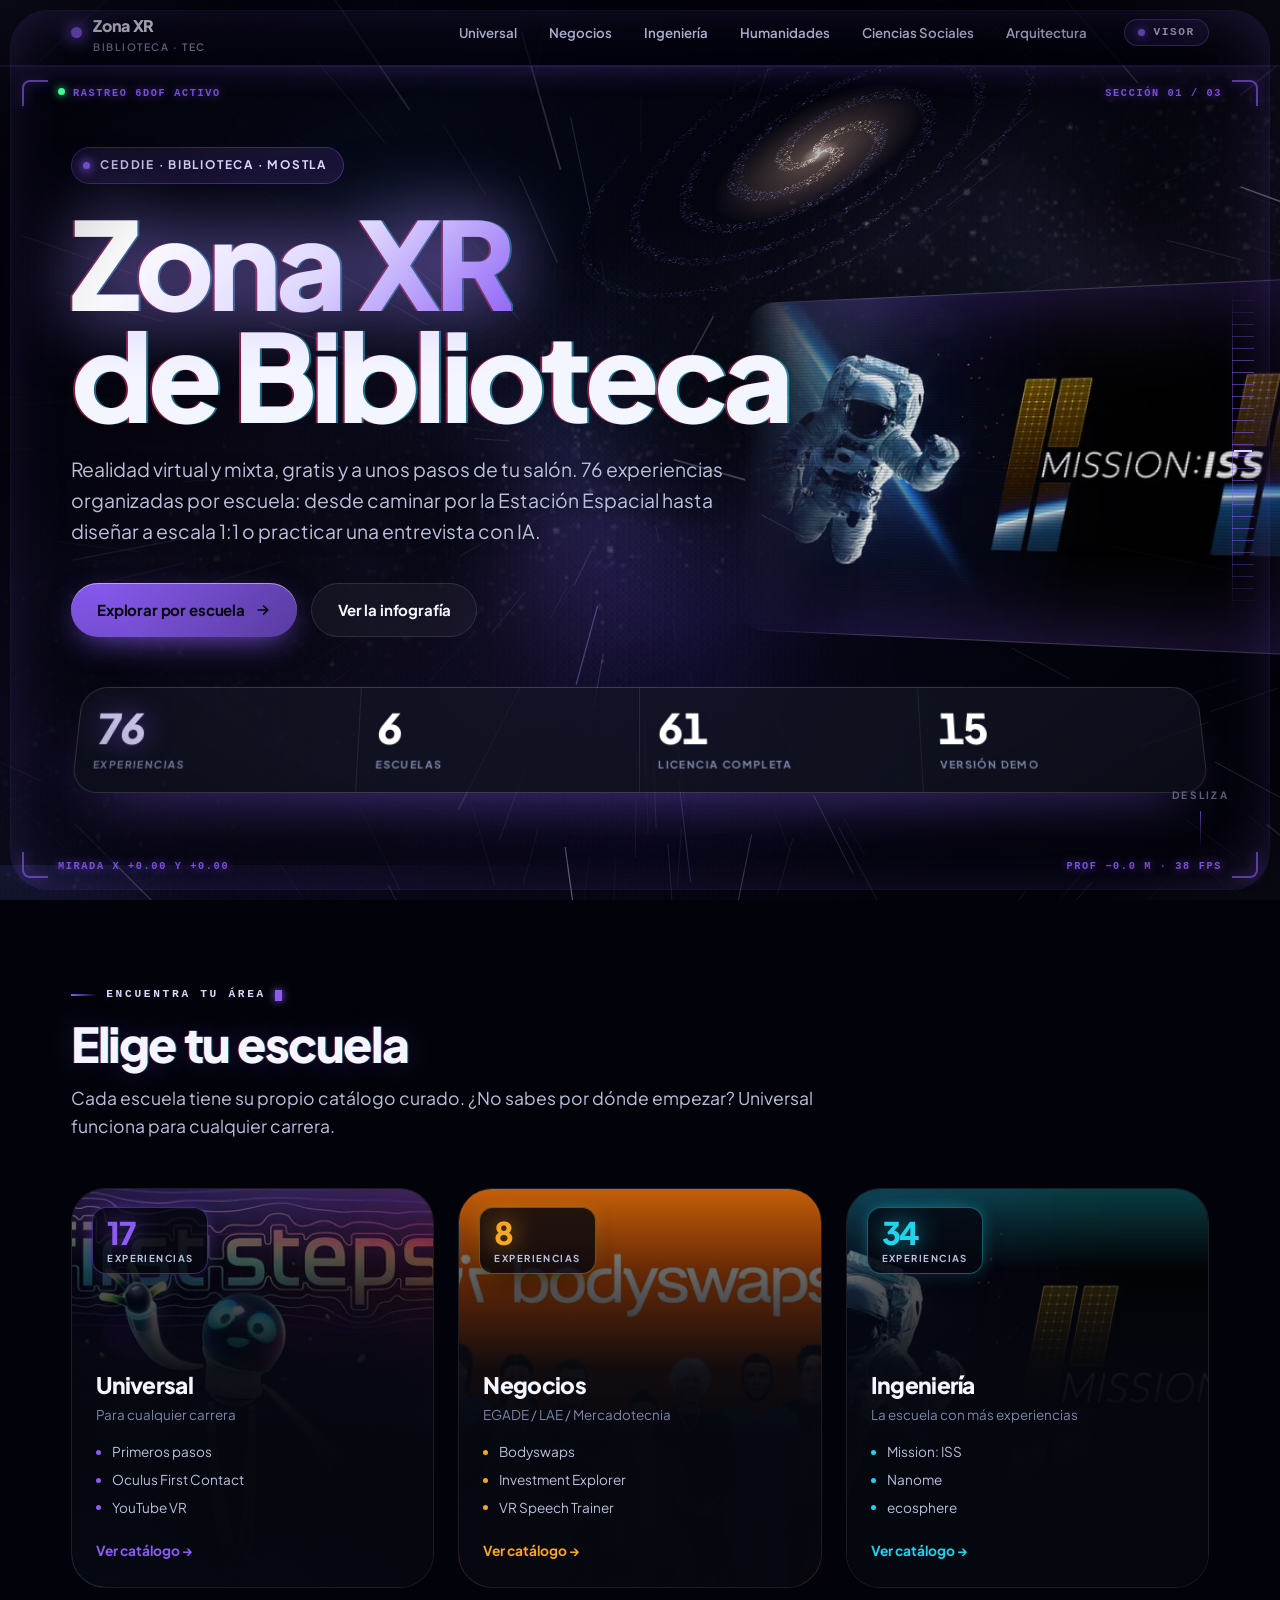
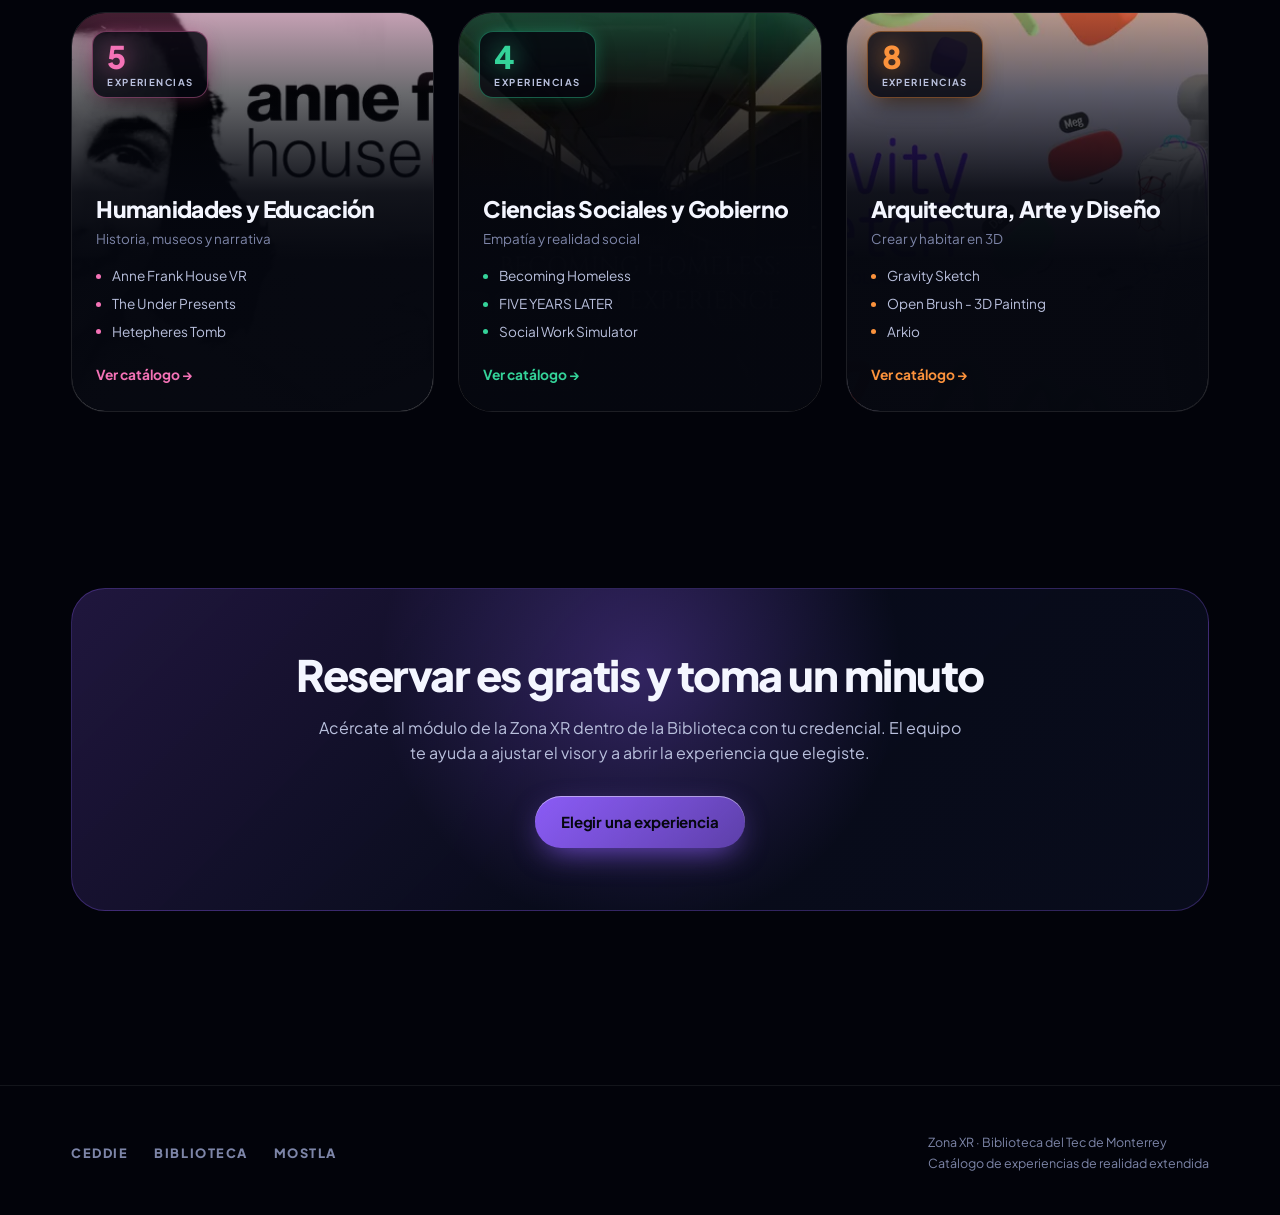
<file: index.html>
<!DOCTYPE html>
<html lang="es" data-escuela="universal" class="vr">
<head>
<meta charset="utf-8">
<meta name="viewport" content="width=device-width, initial-scale=1, viewport-fit=cover">
<meta name="theme-color" content="#05070f">
<meta name="mobile-web-app-capable" content="yes">
<meta name="apple-mobile-web-app-capable" content="yes">
<title>Zona XR · Biblioteca Tec — Catálogo de realidad extendida</title>
<meta name="description" content="76 experiencias de realidad virtual y mixta disponibles en la Zona XR de la Biblioteca del Tec.">
<link rel="icon" href="data:image/svg+xml,%3Csvg xmlns='http://www.w3.org/2000/svg' viewBox='0 0 32 32'%3E%3Crect width='32' height='32' rx='8' fill='%238b5cf6'/%3E%3Ctext x='16' y='22' font-size='16' font-family='sans-serif' font-weight='bold' text-anchor='middle' fill='%2305070f'%3EXR%3C/text%3E%3C/svg%3E">
<link rel="preconnect" href="https://fonts.googleapis.com">
<link rel="preconnect" href="https://fonts.gstatic.com" crossorigin>
<link rel="preload" as="image" href="assets/img/mission-iss.webp" fetchpriority="high">
<link rel="stylesheet" href="https://fonts.googleapis.com/css2?family=Plus+Jakarta+Sans:wght@400;500;600;700;800&display=swap" media="print" onload="this.media='all'">
<noscript><link rel="stylesheet" href="https://fonts.googleapis.com/css2?family=Plus+Jakarta+Sans:wght@400;500;600;700;800&display=swap"></noscript>
<link rel="stylesheet" href="assets/css/zonaxr.css">
<link rel="stylesheet" href="assets/css/zonaxr-vr.css">
<style>
.hub-grid{display:grid;grid-template-columns:repeat(auto-fit,minmax(min(100%,310px),1fr));gap:clamp(16px,2.2vw,24px)}
.hub-card{position:relative;display:flex;flex-direction:column;min-height:400px;border-radius:var(--r-xl);
 overflow:hidden;border:1px solid var(--glass-brd);isolation:isolate;
 transition:transform var(--t-med) var(--ease),box-shadow var(--t-med) var(--ease),border-color var(--t-med) var(--ease)}
.hub-card .shot{position:absolute;inset:0;z-index:-2;background-size:cover;background-position:center;
 transform:scale(1.05);filter:saturate(115%) brightness(.7);transition:transform 1.1s var(--ease-out),filter var(--t-med)}
.hub-card::after{content:"";position:absolute;inset:0;z-index:-1;
 background:linear-gradient(to top,rgba(5,7,15,.99) 38%,rgba(5,7,15,.92) 55%,rgba(5,7,15,.42) 80%,rgba(var(--crgb),.28) 100%)}
.hub-card:hover{transform:translateY(-8px);border-color:rgba(var(--crgb),.6);
 box-shadow:var(--shadow-lift),0 0 72px -26px rgba(var(--crgb),.9)}
.hub-card:hover .shot{transform:scale(1.13);filter:saturate(135%) brightness(.84)}
.hub-top{position:absolute;top:18px;left:20px;display:flex;flex-direction:column;
 padding:9px 14px 10px;border-radius:14px;background:rgba(5,7,15,.56);
 border:1px solid rgba(var(--crgb),.42);backdrop-filter:blur(14px);-webkit-backdrop-filter:blur(14px)}
.hub-top b{font-size:1.95rem;font-weight:800;letter-spacing:-.045em;line-height:1;color:var(--c);
 text-shadow:0 0 26px rgba(var(--crgb),.8)}
.hub-top em{font-style:normal;font-size:.6rem;font-weight:700;letter-spacing:.15em;
 text-transform:uppercase;color:var(--tx-2);margin-top:5px;line-height:1}
.hub-body{margin-top:auto;padding:26px 24px 25px}
.hub-body h3{font-size:1.42rem;font-weight:800;letter-spacing:-.03em;line-height:1.14}
.hub-body>p{font-size:.84rem;color:var(--tx-3);margin-top:6px}
.hub-body ul{list-style:none;padding:0;margin:16px 0 18px;display:flex;flex-direction:column;gap:6px}
.hub-body li{font-size:.85rem;color:var(--tx-2);padding-left:16px;position:relative}
.hub-body li::before{content:"";position:absolute;left:0;top:.62em;width:5px;height:5px;border-radius:50%;background:var(--c)}
.hub-go{font-size:.86rem;font-weight:700;color:var(--c);transition:gap var(--t-fast)}
.hub-card:hover .hub-go{letter-spacing:.01em}
</style>
</head>
<body>
<div class="atmos"></div><div class="stars" aria-hidden="true"></div>
<header class="topbar">
  <div class="wrap">
    <a class="brand" href="index.html">
      <span class="dot"></span>
      <span>Zona XR<small>Biblioteca · Tec</small></span>
    </a>
    <nav class="topnav" aria-label="Escuelas"><a href="universal.html">Universal</a><a href="negocios.html">Negocios</a><a href="ingenieria.html">Ingeniería</a><a href="humanidades.html">Humanidades</a><a href="ciencias-sociales.html">Ciencias Sociales</a><a href="arquitectura.html">Arquitectura</a></nav>
  </div>
</header>

<main>
<section class="hero">
  <div class="hero-bg" style="background-image:url('assets/img/mission-iss.webp')"></div>
  <div class="hero-veil"></div>
  <div class="wrap">
    <span class="hero-tag"><span class="dot"></span>CEDDIE · Biblioteca · Mostla</span>
    <h1><span class="glow">Zona XR</span><br>de Biblioteca</h1>
    <p class="hero-lead">Realidad virtual y mixta, gratis y a unos pasos de tu salón. 76 experiencias organizadas por escuela: desde caminar por la Estación Espacial hasta diseñar a escala 1:1 o practicar una entrevista con IA.</p>
    <div class="hero-cta">
      <a class="btn btn-primary" href="#escuelas">Explorar por escuela
        <svg width="16" height="16" viewBox="0 0 24 24" fill="none" stroke="currentColor" stroke-width="2.6" stroke-linecap="round" stroke-linejoin="round"><path d="M5 12h14M13 6l6 6-6 6"/></svg></a>
      <a class="btn btn-ghost" href="flyer.html">Ver la infografía</a>
    </div>
    <div class="stats">
      <div class="stat is-hero"><b data-count="76">76</b><span>Experiencias</span></div>
      <div class="stat"><b data-count="6">6</b><span>Escuelas</span></div>
      <div class="stat"><b data-count="61">61</b><span>Licencia completa</span></div>
      <div class="stat"><b data-count="15">15</b><span>Versión demo</span></div>
    </div>
  </div>
  <div class="scroll-hint"><span>Desliza</span><i></i></div>
</section>

<section class="pad" id="escuelas">
  <div class="wrap">
    <div class="sec-head reveal">
      <span class="eyebrow">Encuentra tu área</span>
      <h2 class="sec-title">Elige tu escuela</h2>
      <p class="sec-sub">Cada escuela tiene su propio catálogo curado. ¿No sabes por dónde empezar? Universal funciona para cualquier carrera.</p>
    </div>
    <div class="hub-grid"><a class="hub-card reveal" href="universal.html" style="--c:#8b5cf6;--crgb:139,92,246">
  <span class="shot" style="background-image:url('assets/img/primeros-pasos.webp')"></span>
  <span class="hub-top"><b>17</b><em>experiencias</em></span>
  <span class="hub-body">
    <h3>Universal</h3>
    <p>Para cualquier carrera</p>
    <ul><li>Primeros pasos</li><li>Oculus First Contact</li><li>YouTube VR</li></ul>
    <span class="hub-go">Ver catálogo →</span>
  </span>
</a><a class="hub-card reveal" href="negocios.html" style="--c:#f6a723;--crgb:246,167,35">
  <span class="shot" style="background-image:url('assets/img/bodyswaps.webp')"></span>
  <span class="hub-top"><b>8</b><em>experiencias</em></span>
  <span class="hub-body">
    <h3>Negocios</h3>
    <p>EGADE / LAE / Mercadotecnia</p>
    <ul><li>Bodyswaps</li><li>Investment Explorer</li><li>VR Speech Trainer</li></ul>
    <span class="hub-go">Ver catálogo →</span>
  </span>
</a><a class="hub-card reveal" href="ingenieria.html" style="--c:#22d3ee;--crgb:34,211,238">
  <span class="shot" style="background-image:url('assets/img/mission-iss.webp')"></span>
  <span class="hub-top"><b>34</b><em>experiencias</em></span>
  <span class="hub-body">
    <h3>Ingeniería</h3>
    <p>La escuela con más experiencias</p>
    <ul><li>Mission: ISS</li><li>Nanome</li><li>ecosphere</li></ul>
    <span class="hub-go">Ver catálogo →</span>
  </span>
</a><a class="hub-card reveal" href="humanidades.html" style="--c:#f472b6;--crgb:244,114,182">
  <span class="shot" style="background-image:url('assets/img/anne-frank-house-vr.webp')"></span>
  <span class="hub-top"><b>5</b><em>experiencias</em></span>
  <span class="hub-body">
    <h3>Humanidades y Educación</h3>
    <p>Historia, museos y narrativa</p>
    <ul><li>Anne Frank House VR</li><li>The Under Presents</li><li>Hetepheres Tomb</li></ul>
    <span class="hub-go">Ver catálogo →</span>
  </span>
</a><a class="hub-card reveal" href="ciencias-sociales.html" style="--c:#34d399;--crgb:52,211,153">
  <span class="shot" style="background-image:url('assets/img/becoming-homeless.webp')"></span>
  <span class="hub-top"><b>4</b><em>experiencias</em></span>
  <span class="hub-body">
    <h3>Ciencias Sociales y Gobierno</h3>
    <p>Empatía y realidad social</p>
    <ul><li>Becoming Homeless</li><li>FIVE YEARS LATER</li><li>Social Work Simulator</li></ul>
    <span class="hub-go">Ver catálogo →</span>
  </span>
</a><a class="hub-card reveal" href="arquitectura.html" style="--c:#fb923c;--crgb:251,146,60">
  <span class="shot" style="background-image:url('assets/img/gravity-sketch.webp')"></span>
  <span class="hub-top"><b>8</b><em>experiencias</em></span>
  <span class="hub-body">
    <h3>Arquitectura, Arte y Diseño</h3>
    <p>Crear y habitar en 3D</p>
    <ul><li>Gravity Sketch</li><li>Open Brush - 3D Painting</li><li>Arkio</li></ul>
    <span class="hub-go">Ver catálogo →</span>
  </span>
</a></div>
  </div>
</section>

<section class="pad-sm" id="reservar">
  <div class="wrap">
    <div class="cta-band reveal">
      <h2>Reservar es gratis y toma un minuto</h2>
      <p>Acércate al módulo de la Zona XR dentro de la Biblioteca con tu credencial. El equipo te ayuda a ajustar el visor y a abrir la experiencia que elegiste.</p>
      <div class="btns"><a class="btn btn-primary" href="#escuelas">Elegir una experiencia</a></div>
    </div>
  </div>
</section>
</main>
<footer class="foot">
  <div class="wrap">
    <div class="foot-brands"><span>CEDDIE</span><span>Biblioteca</span><span>Mostla</span></div>
    <small>Zona XR · Biblioteca del Tec de Monterrey<br>Catálogo de experiencias de realidad extendida</small>
  </div>
</footer>
<script src="assets/js/zonaxr.js" defer></script>
<script src="assets/js/zonaxr-vr.js" defer></script></body></html>
</file>
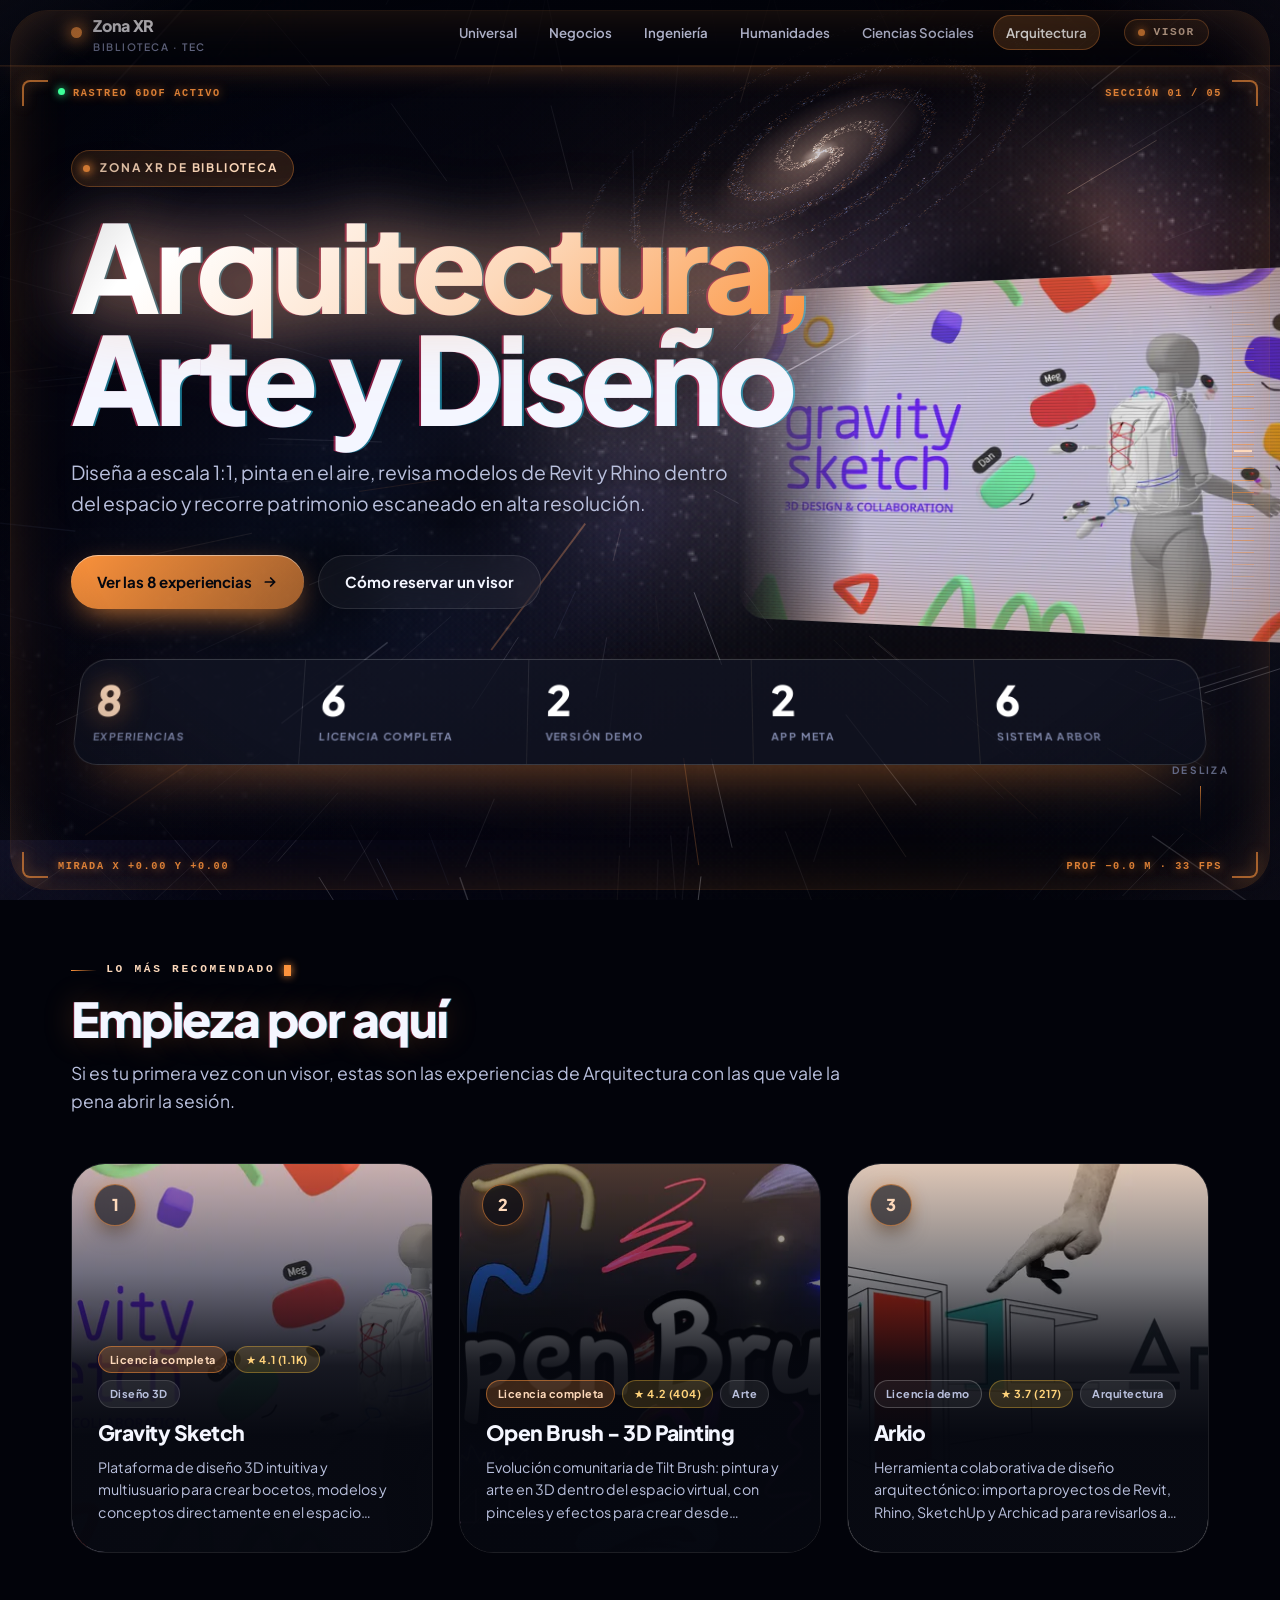
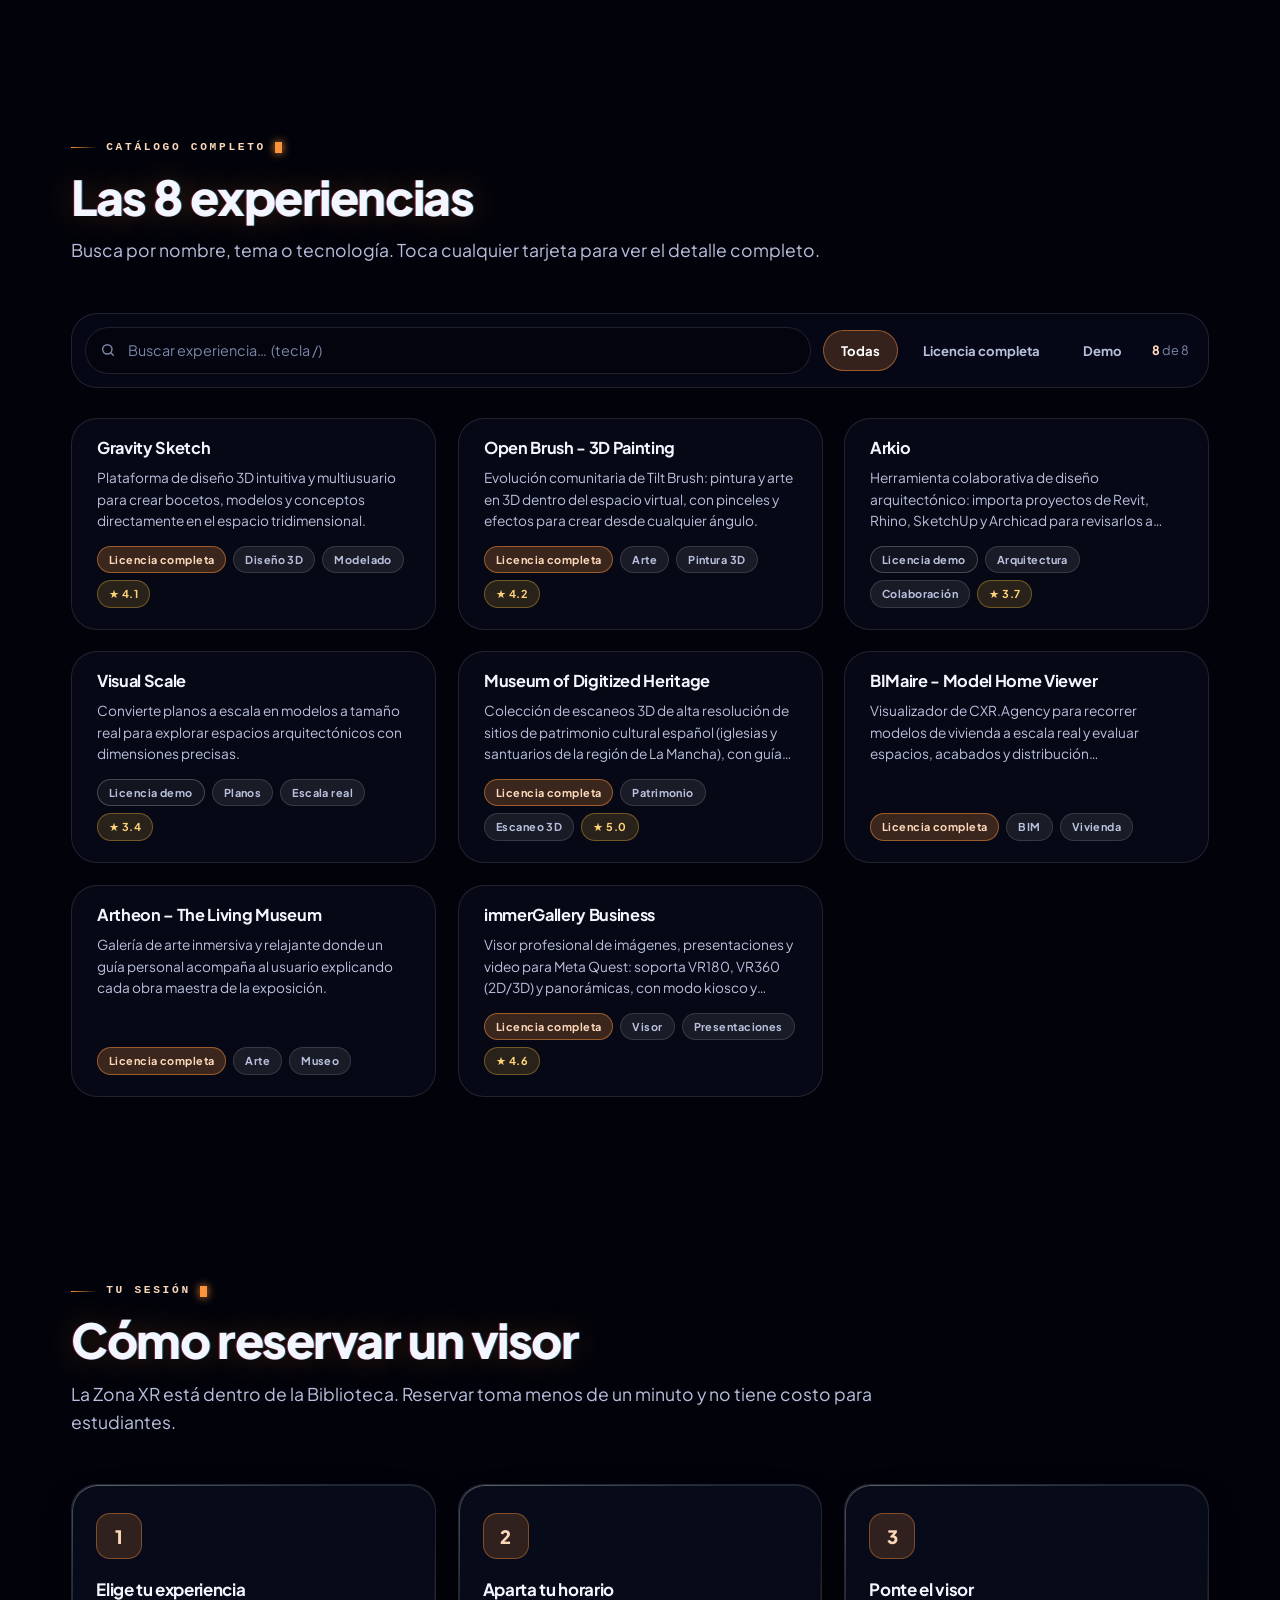
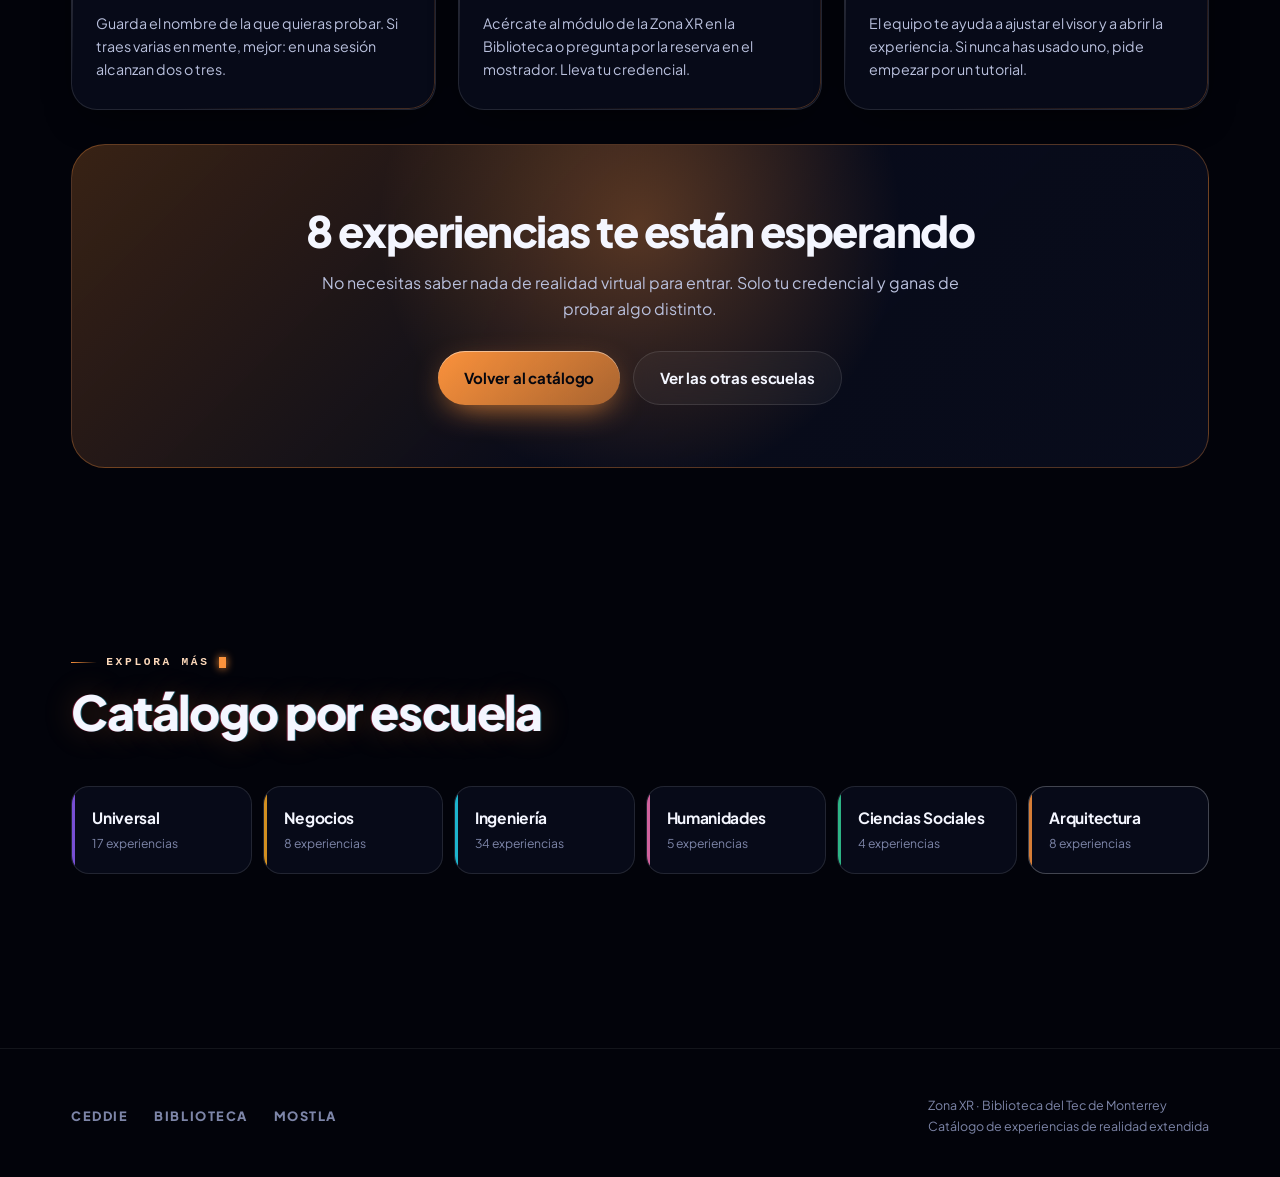
<file: arquitectura.html>
<!DOCTYPE html>
<html lang="es" data-escuela="arquitectura" class="vr">
<head>
<meta charset="utf-8">
<meta name="viewport" content="width=device-width, initial-scale=1, viewport-fit=cover">
<meta name="theme-color" content="#05070f">
<title>Zona XR · Arquitectura, Arte y Diseño — Biblioteca Tec</title>
<meta name="description" content="8 experiencias de realidad extendida de Arquitectura, Arte y Diseño disponibles en la Zona XR de la Biblioteca.">
<link rel="icon" href="data:image/svg+xml,%3Csvg xmlns='http://www.w3.org/2000/svg' viewBox='0 0 32 32'%3E%3Crect width='32' height='32' rx='8' fill='%23fb923c'/%3E%3Ctext x='16' y='22' font-size='16' font-family='sans-serif' font-weight='bold' text-anchor='middle' fill='%2305070f'%3EXR%3C/text%3E%3C/svg%3E">
<link rel="preconnect" href="https://fonts.googleapis.com">
<link rel="preconnect" href="https://fonts.gstatic.com" crossorigin>
<link rel="stylesheet" href="https://fonts.googleapis.com/css2?family=Plus+Jakarta+Sans:wght@400;500;600;700;800&display=swap">
<link rel="stylesheet" href="assets/css/zonaxr.css">
<link rel="stylesheet" href="assets/css/zonaxr-vr.css">
</head>
<body>
<div class="atmos"></div><div class="stars" aria-hidden="true"></div>
<header class="topbar">
  <div class="wrap">
    <a class="brand" href="index.html">
      <span class="dot"></span>
      <span>Zona XR<small>Biblioteca · Tec</small></span>
    </a>
    <nav class="topnav" aria-label="Escuelas"><a href="universal.html">Universal</a><a href="negocios.html">Negocios</a><a href="ingenieria.html">Ingeniería</a><a href="humanidades.html">Humanidades</a><a href="ciencias-sociales.html">Ciencias Sociales</a><a href="arquitectura.html" class='active'>Arquitectura</a></nav>
  </div>
</header>

<main>

<section class="hero">
  <div class="hero-bg" style="background-image:url('assets/img/gravity-sketch.webp')"></div>
  <div class="hero-video" data-yt="nyPHRKv9GNg" data-start="2" data-title="Gravity Sketch · tráiler oficial"></div>
  <div class="hero-veil"></div>
  <div class="wrap">
    <span class="hero-tag"><span class="dot"></span>Zona XR de Biblioteca</span>
    <h1><span class="glow">Arquitectura,</span><br>Arte y Diseño</h1>
    <p class="hero-lead">Diseña a escala 1:1, pinta en el aire, revisa modelos de Revit y Rhino dentro del espacio y recorre patrimonio escaneado en alta resolución.</p>
    <div class="hero-cta">
      <a class="btn btn-primary" href="#catalogo">Ver las 8 experiencias
        <svg width="16" height="16" viewBox="0 0 24 24" fill="none" stroke="currentColor" stroke-width="2.6" stroke-linecap="round" stroke-linejoin="round"><path d="M5 12h14M13 6l6 6-6 6"/></svg>
      </a>
      <a class="btn btn-ghost" href="#reservar">Cómo reservar un visor</a>
    </div>
    <div class="stats"><div class="stat is-hero"><b data-count="8">8</b><span>Experiencias</span></div><div class="stat "><b data-count="6">6</b><span>Licencia completa</span></div><div class="stat "><b data-count="2">2</b><span>Versión demo</span></div><div class="stat "><b data-count="2">2</b><span>App Meta</span></div><div class="stat "><b data-count="6">6</b><span>Sistema Arbor</span></div></div>
  </div>
  <div class="scroll-hint"><span>Desliza</span><i></i></div>
</section>

<section class="pad">
  <div class="wrap">
    <div class="sec-head reveal">
      <span class="eyebrow">Lo más recomendado</span>
      <h2 class="sec-title">Empieza por aquí</h2>
      <p class="sec-sub">Si es tu primera vez con un visor, estas son las experiencias de Arquitectura con las que vale la pena abrir la sesión.</p>
    </div>
    <div class="top-grid"><div class="top-card reveal" role="button" tabindex="0"
  data-name="Gravity Sketch" data-desc="Plataforma de diseño 3D intuitiva y multiusuario para crear bocetos, modelos y conceptos directamente en el espacio tridimensional." data-img="assets/img/gravity-sketch.webp"
  data-lic="completa" data-tags="Diseño 3D|Modelado"
  data-escuela="Arquitectura" data-rating="4.1"
  data-reviews="1.1K" data-store="https://www.meta.com/experiences/1587090851394426">
  <span class="shot" style="background-image:url('assets/img/gravity-sketch.webp')"></span>
  <span class="rank">1</span>
  <div class="chips"><span class="chip lic-completa">Licencia completa</span><span class="chip rating">★ 4.1 (1.1K)</span><span class="chip">Diseño 3D</span></div>
  <h3>Gravity Sketch</h3>
  <p>Plataforma de diseño 3D intuitiva y multiusuario para crear bocetos, modelos y conceptos directamente en el espacio tridimensional.</p>
</div><div class="top-card reveal" role="button" tabindex="0"
  data-name="Open Brush - 3D Painting" data-desc="Evolución comunitaria de Tilt Brush: pintura y arte en 3D dentro del espacio virtual, con pinceles y efectos para crear desde cualquier ángulo." data-img="assets/img/open-brush-3d-painting.webp"
  data-lic="completa" data-tags="Arte|Pintura 3D"
  data-escuela="Arquitectura" data-rating="4.2"
  data-reviews="404" data-store="https://www.meta.com/experiences/3600360710032222">
  <span class="shot" style="background-image:url('assets/img/open-brush-3d-painting.webp')"></span>
  <span class="rank">2</span>
  <div class="chips"><span class="chip lic-completa">Licencia completa</span><span class="chip rating">★ 4.2 (404)</span><span class="chip">Arte</span></div>
  <h3>Open Brush - 3D Painting</h3>
  <p>Evolución comunitaria de Tilt Brush: pintura y arte en 3D dentro del espacio virtual, con pinceles y efectos para crear desde cualquier ángulo.</p>
</div><div class="top-card reveal" role="button" tabindex="0"
  data-name="Arkio" data-desc="Herramienta colaborativa de diseño arquitectónico: importa proyectos de Revit, Rhino, SketchUp y Archicad para revisarlos a escala 1:1, hacer anotaciones y visualizar ideas con renderizado con IA." data-img="assets/img/arkio.webp"
  data-lic="demo" data-tags="Arquitectura|Colaboración"
  data-escuela="Arquitectura" data-rating="3.7"
  data-reviews="217" data-store="https://www.meta.com/experiences/2280319701979278">
  <span class="shot" style="background-image:url('assets/img/arkio.webp')"></span>
  <span class="rank">3</span>
  <div class="chips"><span class="chip lic-demo">Licencia demo</span><span class="chip rating">★ 3.7 (217)</span><span class="chip">Arquitectura</span></div>
  <h3>Arkio</h3>
  <p>Herramienta colaborativa de diseño arquitectónico: importa proyectos de Revit, Rhino, SketchUp y Archicad para revisarlos a escala 1:1, hacer anotaciones y visualizar ideas con renderizado con IA.</p>
</div></div>
  </div>
</section>

<section class="pad-sm" id="catalogo">
  <div class="wrap">
    <div class="sec-head reveal">
      <span class="eyebrow">Catálogo completo</span>
      <h2 class="sec-title">Las 8 experiencias</h2>
      <p class="sec-sub">Busca por nombre, tema o tecnología. Toca cualquier tarjeta para ver el detalle completo.</p>
    </div>

    <div class="controls">
      <div class="search">
        <svg viewBox="0 0 24 24" fill="none" stroke="currentColor" stroke-width="2.2" stroke-linecap="round"><circle cx="11" cy="11" r="7"/><path d="m20 20-3.5-3.5"/></svg>
        <input id="q" type="search" placeholder="Buscar experiencia…  (tecla /)" aria-label="Buscar experiencia">
      </div>
      <div class="filters" role="group" aria-label="Filtrar por licencia">
        <button data-filter="todas" aria-pressed="true">Todas</button>
        <button data-filter="completa" aria-pressed="false">Licencia completa</button>
        <button data-filter="demo" aria-pressed="false">Demo</button>
      </div>
      <span class="count" id="count"></span>
    </div>

    <div class="grid" id="grid"><button class="card reveal" data-lic="completa"
  data-search="Gravity Sketch Plataforma de diseño 3D intuitiva y multiusuario para crear bocetos, modelos y conceptos directamente en el espacio tridimensional. Diseño 3D Modelado" data-name="Gravity Sketch" data-desc="Plataforma de diseño 3D intuitiva y multiusuario para crear bocetos, modelos y conceptos directamente en el espacio tridimensional."
  data-img="assets/img/gravity-sketch.webp" data-lic2="completa" data-tags="Diseño 3D|Modelado"
  data-escuela="Arquitectura" data-rating="4.1"
  data-reviews="1.1K" data-store="https://www.meta.com/experiences/1587090851394426">
  <span class="spot"></span>
  <span class="shot" style="background-image:url('assets/img/gravity-sketch.webp')"></span>
  <span class="card-body">
    <h3>Gravity Sketch</h3>
    <p>Plataforma de diseño 3D intuitiva y multiusuario para crear bocetos, modelos y conceptos directamente en el espacio tridimensional.</p>
    <span class="chips"><span class="chip lic-completa">Licencia completa</span><span class="chip">Diseño 3D</span><span class="chip">Modelado</span><span class="chip rating">★ 4.1</span></span>
  </span>
</button><button class="card reveal" data-lic="completa"
  data-search="Open Brush - 3D Painting Evolución comunitaria de Tilt Brush: pintura y arte en 3D dentro del espacio virtual, con pinceles y efectos para crear desde cualquier ángulo. Arte Pintura 3D" data-name="Open Brush - 3D Painting" data-desc="Evolución comunitaria de Tilt Brush: pintura y arte en 3D dentro del espacio virtual, con pinceles y efectos para crear desde cualquier ángulo."
  data-img="assets/img/open-brush-3d-painting.webp" data-lic2="completa" data-tags="Arte|Pintura 3D"
  data-escuela="Arquitectura" data-rating="4.2"
  data-reviews="404" data-store="https://www.meta.com/experiences/3600360710032222">
  <span class="spot"></span>
  <span class="shot" style="background-image:url('assets/img/open-brush-3d-painting.webp')"></span>
  <span class="card-body">
    <h3>Open Brush - 3D Painting</h3>
    <p>Evolución comunitaria de Tilt Brush: pintura y arte en 3D dentro del espacio virtual, con pinceles y efectos para crear desde cualquier ángulo.</p>
    <span class="chips"><span class="chip lic-completa">Licencia completa</span><span class="chip">Arte</span><span class="chip">Pintura 3D</span><span class="chip rating">★ 4.2</span></span>
  </span>
</button><button class="card reveal" data-lic="demo"
  data-search="Arkio Herramienta colaborativa de diseño arquitectónico: importa proyectos de Revit, Rhino, SketchUp y Archicad para revisarlos a escala 1:1, hacer anotaciones y visualizar ideas con renderizado con IA. Arquitectura Colaboración" data-name="Arkio" data-desc="Herramienta colaborativa de diseño arquitectónico: importa proyectos de Revit, Rhino, SketchUp y Archicad para revisarlos a escala 1:1, hacer anotaciones y visualizar ideas con renderizado con IA."
  data-img="assets/img/arkio.webp" data-lic2="demo" data-tags="Arquitectura|Colaboración"
  data-escuela="Arquitectura" data-rating="3.7"
  data-reviews="217" data-store="https://www.meta.com/experiences/2280319701979278">
  <span class="spot"></span>
  <span class="shot" style="background-image:url('assets/img/arkio.webp')"></span>
  <span class="card-body">
    <h3>Arkio</h3>
    <p>Herramienta colaborativa de diseño arquitectónico: importa proyectos de Revit, Rhino, SketchUp y Archicad para revisarlos a escala 1:1, hacer anotaciones y visualizar ideas con renderizado con IA.</p>
    <span class="chips"><span class="chip lic-demo">Licencia demo</span><span class="chip">Arquitectura</span><span class="chip">Colaboración</span><span class="chip rating">★ 3.7</span></span>
  </span>
</button><button class="card reveal" data-lic="demo"
  data-search="Visual Scale Convierte planos a escala en modelos a tamaño real para explorar espacios arquitectónicos con dimensiones precisas. Planos Escala real" data-name="Visual Scale" data-desc="Convierte planos a escala en modelos a tamaño real para explorar espacios arquitectónicos con dimensiones precisas."
  data-img="assets/img/visual-scale.webp" data-lic2="demo" data-tags="Planos|Escala real"
  data-escuela="Arquitectura" data-rating="3.4"
  data-reviews="9" data-store="https://www.meta.com/experiences/7277826565678661">
  <span class="spot"></span>
  <span class="shot" style="background-image:url('assets/img/visual-scale.webp')"></span>
  <span class="card-body">
    <h3>Visual Scale</h3>
    <p>Convierte planos a escala en modelos a tamaño real para explorar espacios arquitectónicos con dimensiones precisas.</p>
    <span class="chips"><span class="chip lic-demo">Licencia demo</span><span class="chip">Planos</span><span class="chip">Escala real</span><span class="chip rating">★ 3.4</span></span>
  </span>
</button><button class="card reveal" data-lic="completa"
  data-search="Museum of Digitized Heritage Colección de escaneos 3D de alta resolución de sitios de patrimonio cultural español (iglesias y santuarios de la región de La Mancha), con guías de audio narradas y desplazamiento libre o por teletransporte. Patrimonio Escaneo 3D" data-name="Museum of Digitized Heritage" data-desc="Colección de escaneos 3D de alta resolución de sitios de patrimonio cultural español (iglesias y santuarios de la región de La Mancha), con guías de audio narradas y desplazamiento libre o por teletransporte."
  data-img="assets/img/museum-of-digitized-heritage.webp" data-lic2="completa" data-tags="Patrimonio|Escaneo 3D"
  data-escuela="Arquitectura" data-rating="5.0"
  data-reviews="2" data-store="https://www.meta.com/experiences/30639738099003693">
  <span class="spot"></span>
  <span class="shot" style="background-image:url('assets/img/museum-of-digitized-heritage.webp')"></span>
  <span class="card-body">
    <h3>Museum of Digitized Heritage</h3>
    <p>Colección de escaneos 3D de alta resolución de sitios de patrimonio cultural español (iglesias y santuarios de la región de La Mancha), con guías de audio narradas y desplazamiento libre o por teletransporte.</p>
    <span class="chips"><span class="chip lic-completa">Licencia completa</span><span class="chip">Patrimonio</span><span class="chip">Escaneo 3D</span><span class="chip rating">★ 5.0</span></span>
  </span>
</button><button class="card reveal" data-lic="completa"
  data-search="BIMaire - Model Home Viewer Visualizador de CXR.Agency para recorrer modelos de vivienda a escala real y evaluar espacios, acabados y distribución arquitectónica. BIM Vivienda" data-name="BIMaire - Model Home Viewer" data-desc="Visualizador de CXR.Agency para recorrer modelos de vivienda a escala real y evaluar espacios, acabados y distribución arquitectónica."
  data-img="assets/img/bimaire-model-home-viewer.webp" data-lic2="completa" data-tags="BIM|Vivienda"
  data-escuela="Arquitectura" data-rating=""
  data-reviews="" data-store="">
  <span class="spot"></span>
  <span class="shot" style="background-image:url('assets/img/bimaire-model-home-viewer.webp')"></span>
  <span class="card-body">
    <h3>BIMaire - Model Home Viewer</h3>
    <p>Visualizador de CXR.Agency para recorrer modelos de vivienda a escala real y evaluar espacios, acabados y distribución arquitectónica.</p>
    <span class="chips"><span class="chip lic-completa">Licencia completa</span><span class="chip">BIM</span><span class="chip">Vivienda</span></span>
  </span>
</button><button class="card reveal" data-lic="completa"
  data-search="Artheon – The Living Museum Galería de arte inmersiva y relajante donde un guía personal acompaña al usuario explicando cada obra maestra de la exposición. Arte Museo" data-name="Artheon – The Living Museum" data-desc="Galería de arte inmersiva y relajante donde un guía personal acompaña al usuario explicando cada obra maestra de la exposición."
  data-img="assets/img/artheon-the-living-museum.webp" data-lic2="completa" data-tags="Arte|Museo"
  data-escuela="Arquitectura" data-rating=""
  data-reviews="" data-store="">
  <span class="spot"></span>
  <span class="shot" style="background-image:url('assets/img/artheon-the-living-museum.webp')"></span>
  <span class="card-body">
    <h3>Artheon – The Living Museum</h3>
    <p>Galería de arte inmersiva y relajante donde un guía personal acompaña al usuario explicando cada obra maestra de la exposición.</p>
    <span class="chips"><span class="chip lic-completa">Licencia completa</span><span class="chip">Arte</span><span class="chip">Museo</span></span>
  </span>
</button><button class="card reveal" data-lic="completa"
  data-search="immerGallery Business Visor profesional de imágenes, presentaciones y video para Meta Quest: soporta VR180, VR360 (2D/3D) y panorámicas, con modo kiosco y personalización de marca para uso institucional. Visor Presentaciones" data-name="immerGallery Business" data-desc="Visor profesional de imágenes, presentaciones y video para Meta Quest: soporta VR180, VR360 (2D/3D) y panorámicas, con modo kiosco y personalización de marca para uso institucional."
  data-img="assets/img/immergallery-business.webp" data-lic2="completa" data-tags="Visor|Presentaciones"
  data-escuela="Arquitectura" data-rating="4.6"
  data-reviews="173" data-store="https://www.meta.com/experiences/4677037565709635">
  <span class="spot"></span>
  <span class="shot" style="background-image:url('assets/img/immergallery-business.webp')"></span>
  <span class="card-body">
    <h3>immerGallery Business</h3>
    <p>Visor profesional de imágenes, presentaciones y video para Meta Quest: soporta VR180, VR360 (2D/3D) y panorámicas, con modo kiosco y personalización de marca para uso institucional.</p>
    <span class="chips"><span class="chip lic-completa">Licencia completa</span><span class="chip">Visor</span><span class="chip">Presentaciones</span><span class="chip rating">★ 4.6</span></span>
  </span>
</button>
      <div class="empty" id="empty" style="display:none">
        <b>Sin resultados</b>Prueba con otra palabra o quita el filtro de licencia.
      </div>
    </div>
  </div>
</section>

<section class="pad" id="reservar">
  <div class="wrap">
    <div class="sec-head reveal">
      <span class="eyebrow">Tu sesión</span>
      <h2 class="sec-title">Cómo reservar un visor</h2>
      <p class="sec-sub">La Zona XR está dentro de la Biblioteca. Reservar toma menos de un minuto y no tiene costo para estudiantes.</p>
    </div>
    <div class="steps">
      <div class="glass step reveal"><div class="n">1</div><h4>Elige tu experiencia</h4><p>Guarda el nombre de la que quieras probar. Si traes varias en mente, mejor: en una sesión alcanzan dos o tres.</p></div>
      <div class="glass step reveal"><div class="n">2</div><h4>Aparta tu horario</h4><p>Acércate al módulo de la Zona XR en la Biblioteca o pregunta por la reserva en el mostrador. Lleva tu credencial.</p></div>
      <div class="glass step reveal"><div class="n">3</div><h4>Ponte el visor</h4><p>El equipo te ayuda a ajustar el visor y a abrir la experiencia. Si nunca has usado uno, pide empezar por un tutorial.</p></div>
    </div>

    <div class="cta-band reveal" style="margin-top:clamp(22px,3vw,34px)">
      <h2>8 experiencias te están esperando</h2>
      <p>No necesitas saber nada de realidad virtual para entrar. Solo tu credencial y ganas de probar algo distinto.</p>
      <div class="btns">
        <a class="btn btn-primary" href="#catalogo">Volver al catálogo</a>
        <a class="btn btn-ghost" href="index.html">Ver las otras escuelas</a>
      </div>
    </div>
  </div>
</section>

<section class="pad-sm">
  <div class="wrap">
    <div class="sec-head reveal">
      <span class="eyebrow">Explora más</span>
      <h2 class="sec-title">Catálogo por escuela</h2>
    </div>
    <div class="school-nav"><a href="universal.html" style="--c:#8b5cf6"><div class="nm">Universal</div><div class="ct">17 experiencias</div></a><a href="negocios.html" style="--c:#f6a723"><div class="nm">Negocios</div><div class="ct">8 experiencias</div></a><a href="ingenieria.html" style="--c:#22d3ee"><div class="nm">Ingeniería</div><div class="ct">34 experiencias</div></a><a href="humanidades.html" style="--c:#f472b6"><div class="nm">Humanidades</div><div class="ct">5 experiencias</div></a><a href="ciencias-sociales.html" style="--c:#34d399"><div class="nm">Ciencias Sociales</div><div class="ct">4 experiencias</div></a><a href="arquitectura.html" style="--c:#fb923c" aria-current="page"><div class="nm">Arquitectura</div><div class="ct">8 experiencias</div></a></div>
  </div>
</section>

</main>
<footer class="foot">
  <div class="wrap">
    <div class="foot-brands"><span>CEDDIE</span><span>Biblioteca</span><span>Mostla</span></div>
    <small>Zona XR · Biblioteca del Tec de Monterrey<br>Catálogo de experiencias de realidad extendida</small>
  </div>
</footer>
<div class="modal" id="modal" role="dialog" aria-modal="true" aria-labelledby="mtitle">
  <div class="modal-card">
    <button class="x-close" aria-label="Cerrar">
      <svg width="16" height="16" viewBox="0 0 24 24" fill="none" stroke="currentColor" stroke-width="2.4" stroke-linecap="round"><path d="M18 6 6 18M6 6l12 12"/></svg>
    </button>
    <div class="modal-shot"></div>
    <div class="modal-body">
      <div class="chips" data-f="chips"></div>
      <h3 id="mtitle" data-f="title"></h3>
      <p class="desc" data-f="desc"></p>
      <div class="modal-meta" data-f="meta"></div>
      <div class="modal-actions">
        <a class="btn btn-primary" href="#reservar">Reservar un visor</a>
        <a class="btn btn-ghost" data-f="store" target="_blank" rel="noopener">Ver en Meta Store ↗</a>
      </div>
    </div>
  </div>
</div>
<script src="assets/js/zonaxr.js"></script>
<script src="assets/js/zonaxr-vr.js"></script>
</body></html>
</file>
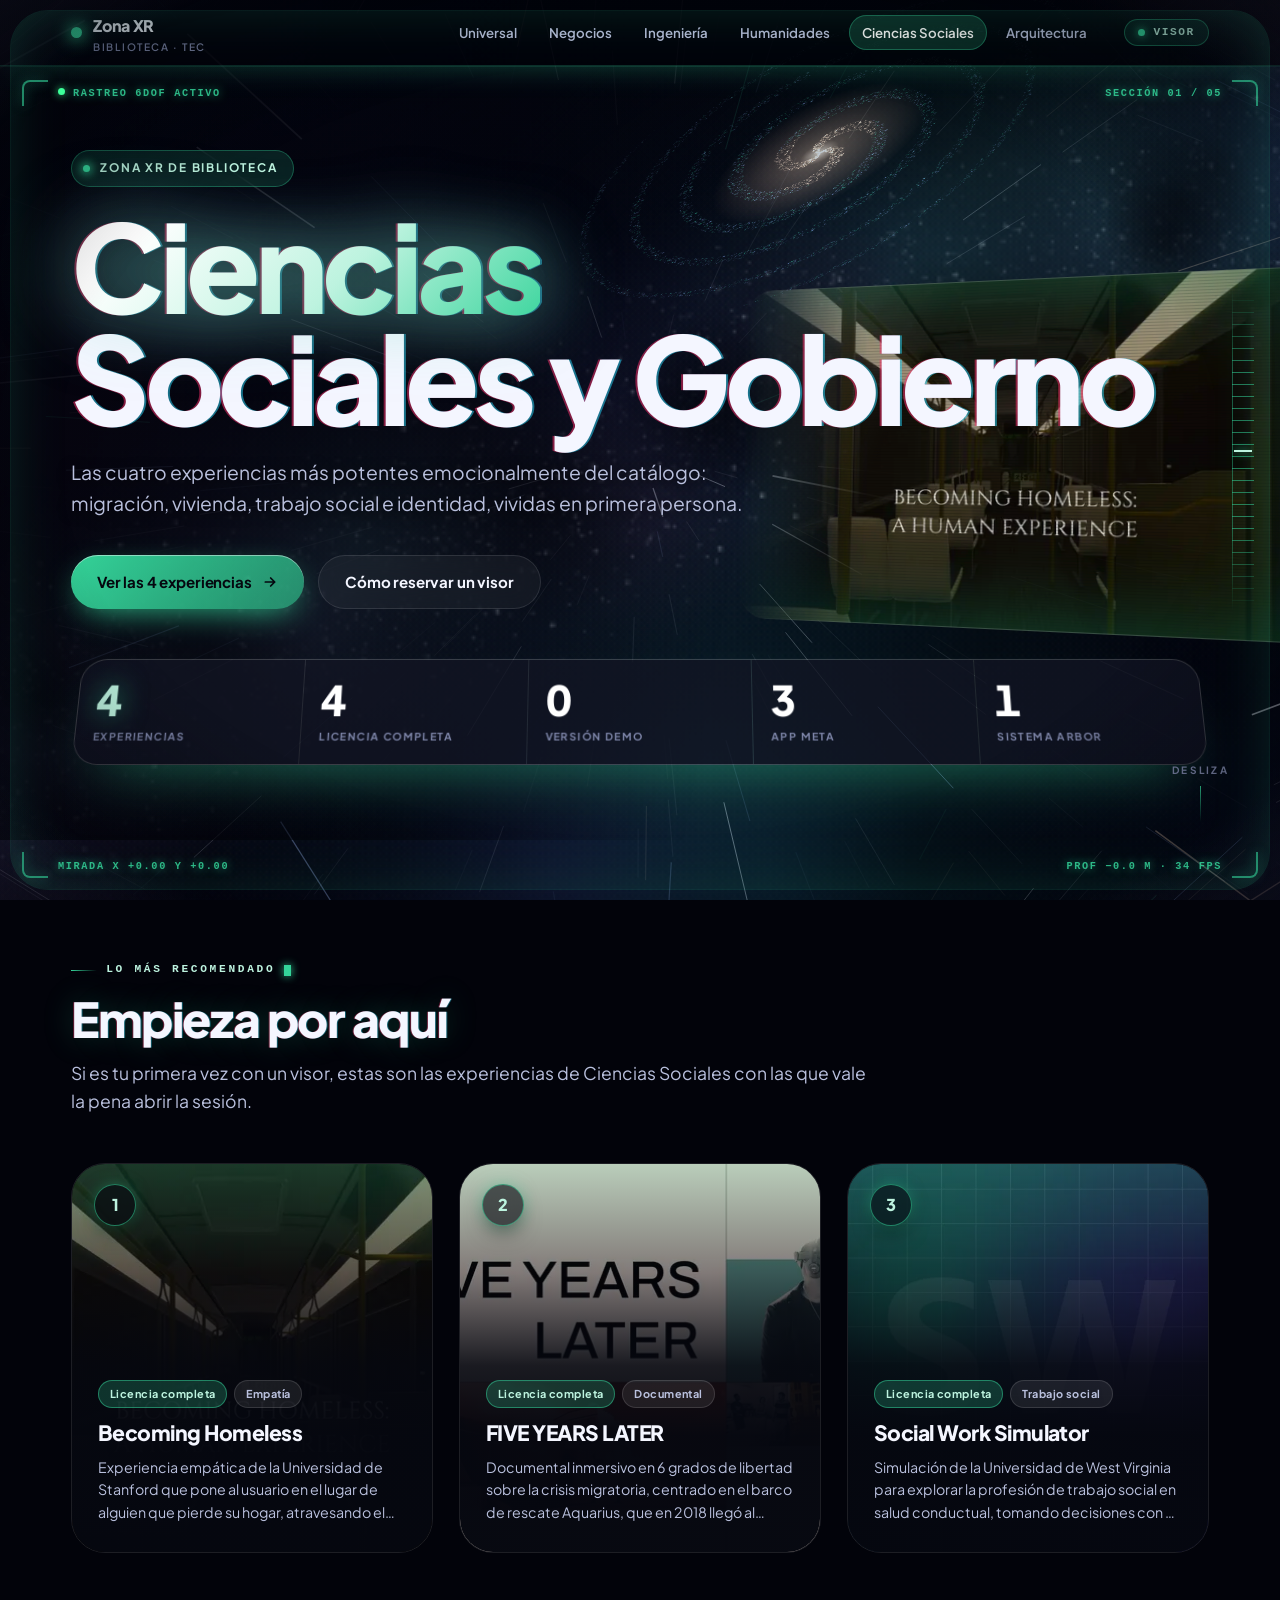
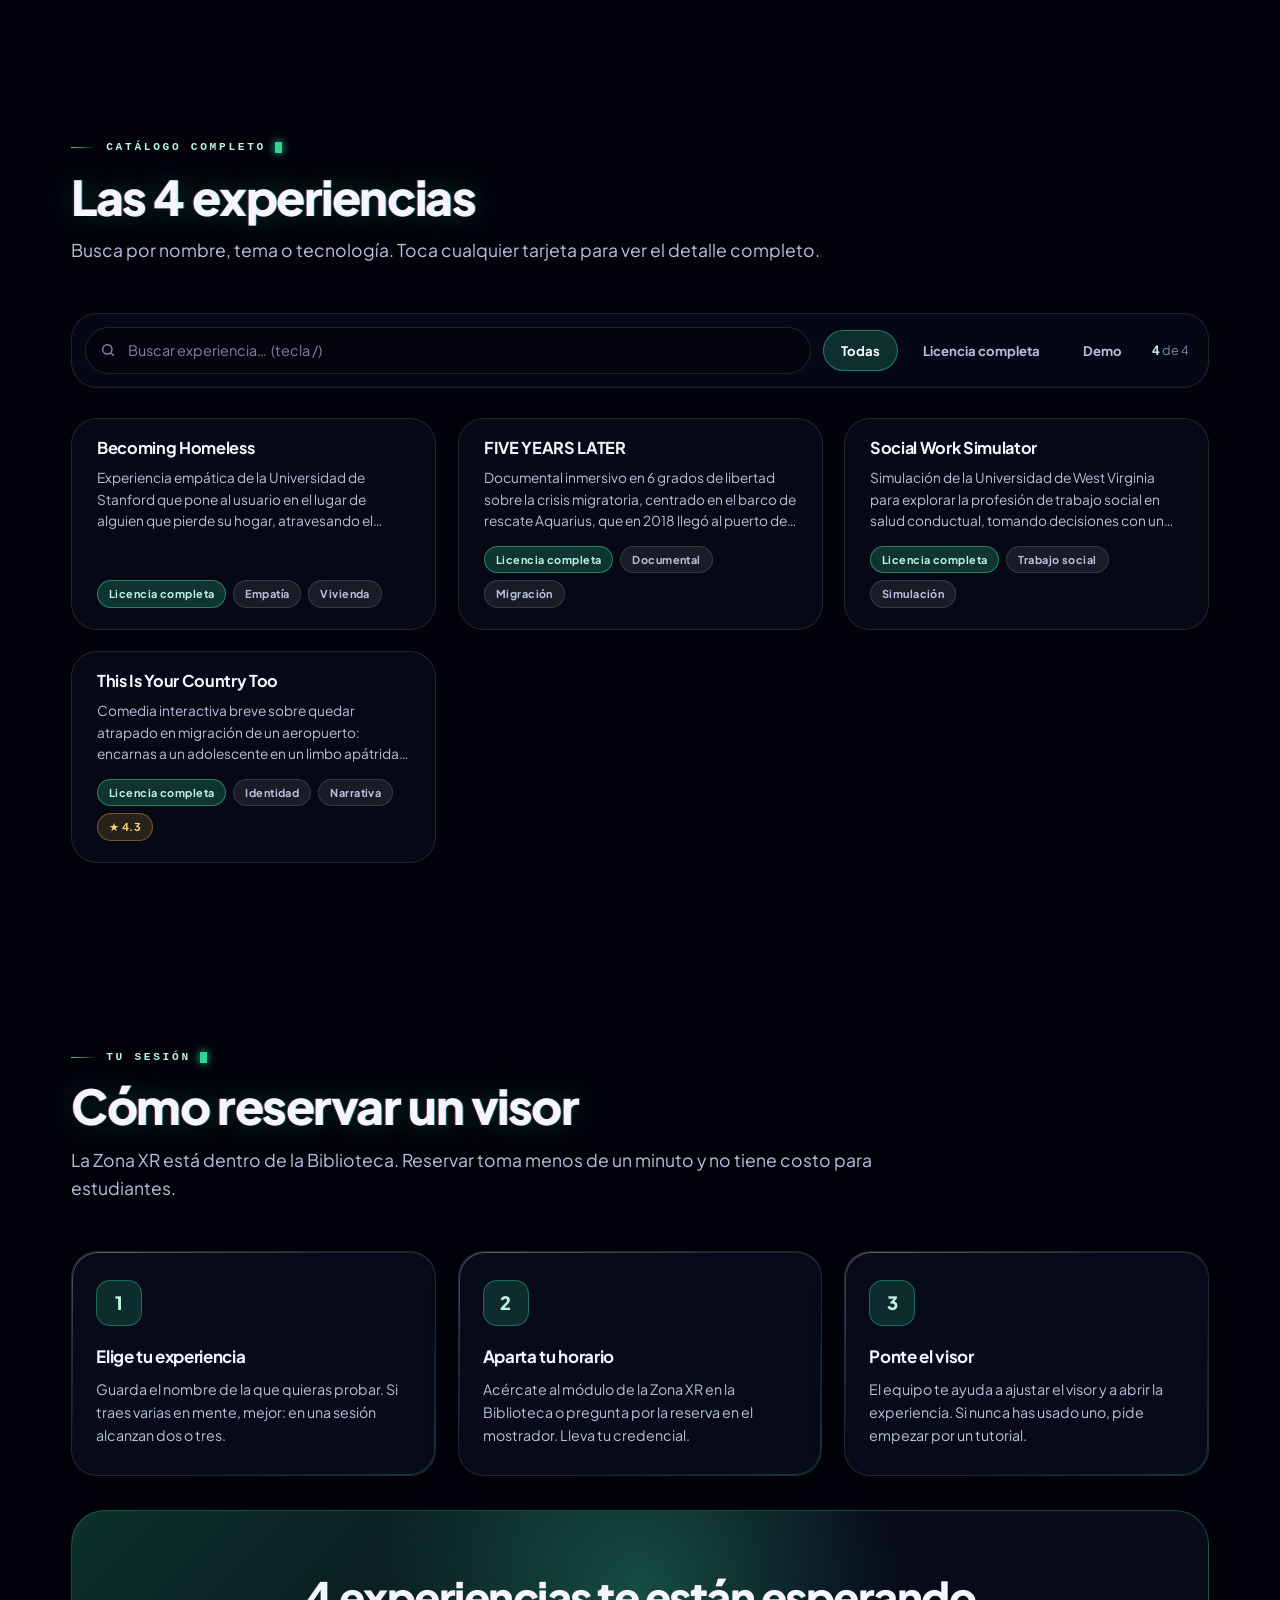
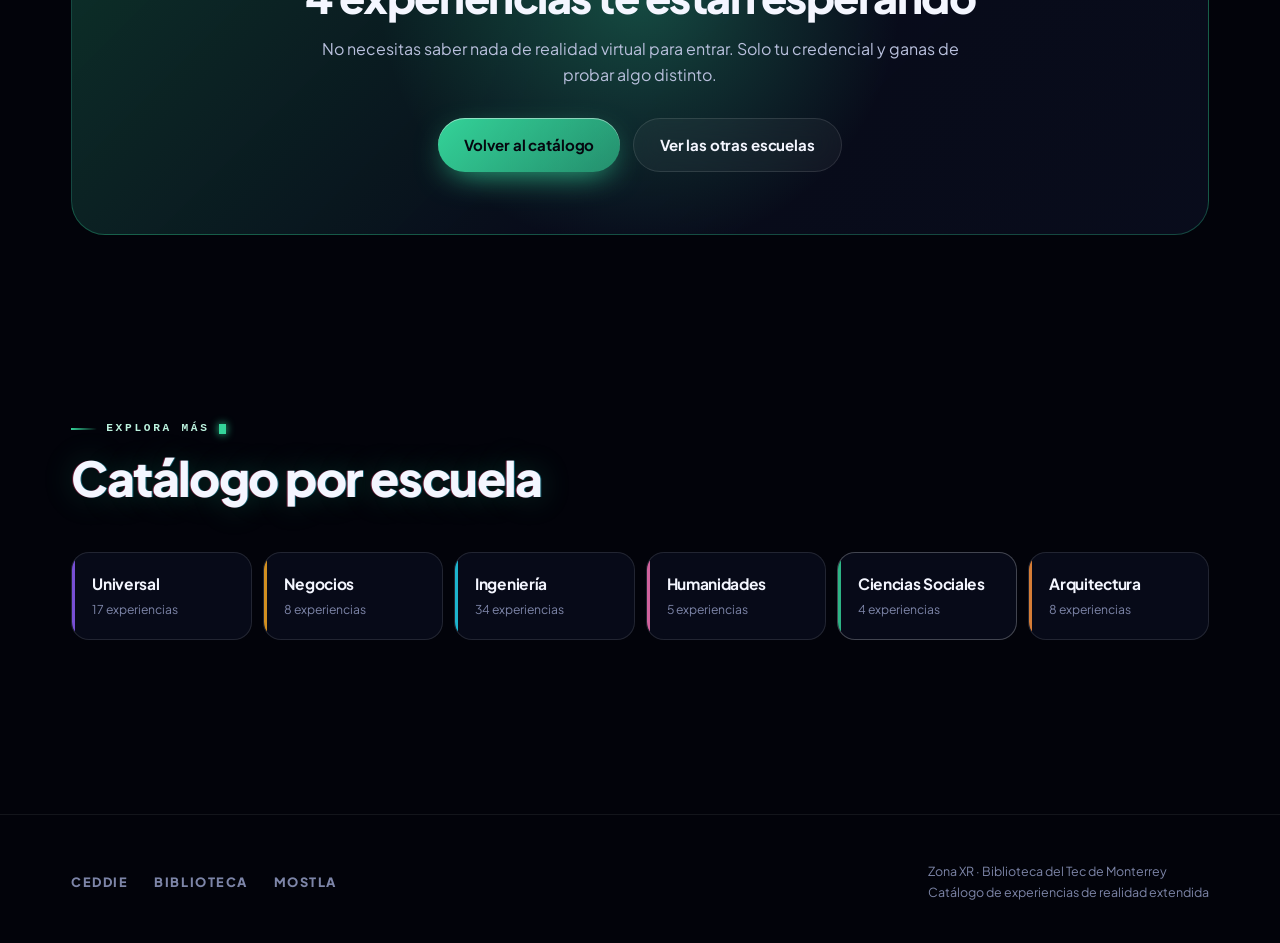
<file: ciencias-sociales.html>
<!DOCTYPE html>
<html lang="es" data-escuela="ciencias-sociales" class="vr">
<head>
<meta charset="utf-8">
<meta name="viewport" content="width=device-width, initial-scale=1, viewport-fit=cover">
<meta name="theme-color" content="#05070f">
<title>Zona XR · Ciencias Sociales y Gobierno — Biblioteca Tec</title>
<meta name="description" content="4 experiencias de realidad extendida de Ciencias Sociales y Gobierno disponibles en la Zona XR de la Biblioteca.">
<link rel="icon" href="data:image/svg+xml,%3Csvg xmlns='http://www.w3.org/2000/svg' viewBox='0 0 32 32'%3E%3Crect width='32' height='32' rx='8' fill='%2334d399'/%3E%3Ctext x='16' y='22' font-size='16' font-family='sans-serif' font-weight='bold' text-anchor='middle' fill='%2305070f'%3EXR%3C/text%3E%3C/svg%3E">
<link rel="preconnect" href="https://fonts.googleapis.com">
<link rel="preconnect" href="https://fonts.gstatic.com" crossorigin>
<link rel="stylesheet" href="https://fonts.googleapis.com/css2?family=Plus+Jakarta+Sans:wght@400;500;600;700;800&display=swap">
<link rel="stylesheet" href="assets/css/zonaxr.css">
<link rel="stylesheet" href="assets/css/zonaxr-vr.css">
</head>
<body>
<div class="atmos"></div><div class="stars" aria-hidden="true"></div>
<header class="topbar">
  <div class="wrap">
    <a class="brand" href="index.html">
      <span class="dot"></span>
      <span>Zona XR<small>Biblioteca · Tec</small></span>
    </a>
    <nav class="topnav" aria-label="Escuelas"><a href="universal.html">Universal</a><a href="negocios.html">Negocios</a><a href="ingenieria.html">Ingeniería</a><a href="humanidades.html">Humanidades</a><a href="ciencias-sociales.html" class='active'>Ciencias Sociales</a><a href="arquitectura.html">Arquitectura</a></nav>
  </div>
</header>

<main>

<section class="hero">
  <div class="hero-bg" style="background-image:url('assets/img/becoming-homeless.webp')"></div>
  <div class="hero-video" data-yt="OK2yJIcAhDE" data-start="3" data-title="Becoming Homeless · tráiler oficial (Stanford VHIL)"></div>
  <div class="hero-veil"></div>
  <div class="wrap">
    <span class="hero-tag"><span class="dot"></span>Zona XR de Biblioteca</span>
    <h1><span class="glow">Ciencias</span><br>Sociales y Gobierno</h1>
    <p class="hero-lead">Las cuatro experiencias más potentes emocionalmente del catálogo: migración, vivienda, trabajo social e identidad, vividas en primera persona.</p>
    <div class="hero-cta">
      <a class="btn btn-primary" href="#catalogo">Ver las 4 experiencias
        <svg width="16" height="16" viewBox="0 0 24 24" fill="none" stroke="currentColor" stroke-width="2.6" stroke-linecap="round" stroke-linejoin="round"><path d="M5 12h14M13 6l6 6-6 6"/></svg>
      </a>
      <a class="btn btn-ghost" href="#reservar">Cómo reservar un visor</a>
    </div>
    <div class="stats"><div class="stat is-hero"><b data-count="4">4</b><span>Experiencias</span></div><div class="stat "><b data-count="4">4</b><span>Licencia completa</span></div><div class="stat "><b data-count="0">0</b><span>Versión demo</span></div><div class="stat "><b data-count="3">3</b><span>App Meta</span></div><div class="stat "><b data-count="1">1</b><span>Sistema Arbor</span></div></div>
  </div>
  <div class="scroll-hint"><span>Desliza</span><i></i></div>
</section>

<section class="pad">
  <div class="wrap">
    <div class="sec-head reveal">
      <span class="eyebrow">Lo más recomendado</span>
      <h2 class="sec-title">Empieza por aquí</h2>
      <p class="sec-sub">Si es tu primera vez con un visor, estas son las experiencias de Ciencias Sociales con las que vale la pena abrir la sesión.</p>
    </div>
    <div class="top-grid"><div class="top-card reveal" role="button" tabindex="0"
  data-name="Becoming Homeless" data-desc="Experiencia empática de la Universidad de Stanford que pone al usuario en el lugar de alguien que pierde su hogar, atravesando el desalojo, la vida en el auto y el transporte público, para combatir prejuicios sobre la falta de vivienda." data-img="assets/img/becoming-homeless.webp"
  data-lic="completa" data-tags="Empatía|Vivienda"
  data-escuela="Ciencias Sociales" data-rating=""
  data-reviews="" data-store="https://www.meta.com/experiences/24434557126169151">
  <span class="shot" style="background-image:url('assets/img/becoming-homeless.webp')"></span>
  <span class="rank">1</span>
  <div class="chips"><span class="chip lic-completa">Licencia completa</span><span class="chip">Empatía</span></div>
  <h3>Becoming Homeless</h3>
  <p>Experiencia empática de la Universidad de Stanford que pone al usuario en el lugar de alguien que pierde su hogar, atravesando el desalojo, la vida en el auto y el transporte público, para combatir prejuicios sobre la falta de vivienda.</p>
</div><div class="top-card reveal" role="button" tabindex="0"
  data-name="FIVE YEARS LATER" data-desc="Documental inmersivo en 6 grados de libertad sobre la crisis migratoria, centrado en el barco de rescate Aquarius, que en 2018 llegó al puerto de Valencia con 629 personas rescatadas del Mediterráneo central." data-img="assets/img/five-years-later.webp"
  data-lic="completa" data-tags="Documental|Migración"
  data-escuela="Ciencias Sociales" data-rating=""
  data-reviews="" data-store="https://www.meta.com/experiences/8691369780931958">
  <span class="shot" style="background-image:url('assets/img/five-years-later.webp')"></span>
  <span class="rank">2</span>
  <div class="chips"><span class="chip lic-completa">Licencia completa</span><span class="chip">Documental</span></div>
  <h3>FIVE YEARS LATER</h3>
  <p>Documental inmersivo en 6 grados de libertad sobre la crisis migratoria, centrado en el barco de rescate Aquarius, que en 2018 llegó al puerto de Valencia con 629 personas rescatadas del Mediterráneo central.</p>
</div><div class="top-card reveal" role="button" tabindex="0"
  data-name="Social Work Simulator" data-desc="Simulación de la Universidad de West Virginia para explorar la profesión de trabajo social en salud conductual, tomando decisiones con un cliente." data-img="assets/img/social-work-simulator.webp"
  data-lic="completa" data-tags="Trabajo social|Simulación"
  data-escuela="Ciencias Sociales" data-rating=""
  data-reviews="" data-store="">
  <span class="shot" style="background-image:url('assets/img/social-work-simulator.webp')"></span>
  <span class="rank">3</span>
  <div class="chips"><span class="chip lic-completa">Licencia completa</span><span class="chip">Trabajo social</span></div>
  <h3>Social Work Simulator</h3>
  <p>Simulación de la Universidad de West Virginia para explorar la profesión de trabajo social en salud conductual, tomando decisiones con un cliente.</p>
</div></div>
  </div>
</section>

<section class="pad-sm" id="catalogo">
  <div class="wrap">
    <div class="sec-head reveal">
      <span class="eyebrow">Catálogo completo</span>
      <h2 class="sec-title">Las 4 experiencias</h2>
      <p class="sec-sub">Busca por nombre, tema o tecnología. Toca cualquier tarjeta para ver el detalle completo.</p>
    </div>

    <div class="controls">
      <div class="search">
        <svg viewBox="0 0 24 24" fill="none" stroke="currentColor" stroke-width="2.2" stroke-linecap="round"><circle cx="11" cy="11" r="7"/><path d="m20 20-3.5-3.5"/></svg>
        <input id="q" type="search" placeholder="Buscar experiencia…  (tecla /)" aria-label="Buscar experiencia">
      </div>
      <div class="filters" role="group" aria-label="Filtrar por licencia">
        <button data-filter="todas" aria-pressed="true">Todas</button>
        <button data-filter="completa" aria-pressed="false">Licencia completa</button>
        <button data-filter="demo" aria-pressed="false">Demo</button>
      </div>
      <span class="count" id="count"></span>
    </div>

    <div class="grid" id="grid"><button class="card reveal" data-lic="completa"
  data-search="Becoming Homeless Experiencia empática de la Universidad de Stanford que pone al usuario en el lugar de alguien que pierde su hogar, atravesando el desalojo, la vida en el auto y el transporte público, para combatir prejuicios sobre la falta de vivienda. Empatía Vivienda" data-name="Becoming Homeless" data-desc="Experiencia empática de la Universidad de Stanford que pone al usuario en el lugar de alguien que pierde su hogar, atravesando el desalojo, la vida en el auto y el transporte público, para combatir prejuicios sobre la falta de vivienda."
  data-img="assets/img/becoming-homeless.webp" data-lic2="completa" data-tags="Empatía|Vivienda"
  data-escuela="Ciencias Sociales" data-rating=""
  data-reviews="" data-store="https://www.meta.com/experiences/24434557126169151">
  <span class="spot"></span>
  <span class="shot" style="background-image:url('assets/img/becoming-homeless.webp')"></span>
  <span class="card-body">
    <h3>Becoming Homeless</h3>
    <p>Experiencia empática de la Universidad de Stanford que pone al usuario en el lugar de alguien que pierde su hogar, atravesando el desalojo, la vida en el auto y el transporte público, para combatir prejuicios sobre la falta de vivienda.</p>
    <span class="chips"><span class="chip lic-completa">Licencia completa</span><span class="chip">Empatía</span><span class="chip">Vivienda</span></span>
  </span>
</button><button class="card reveal" data-lic="completa"
  data-search="FIVE YEARS LATER Documental inmersivo en 6 grados de libertad sobre la crisis migratoria, centrado en el barco de rescate Aquarius, que en 2018 llegó al puerto de Valencia con 629 personas rescatadas del Mediterráneo central. Documental Migración" data-name="FIVE YEARS LATER" data-desc="Documental inmersivo en 6 grados de libertad sobre la crisis migratoria, centrado en el barco de rescate Aquarius, que en 2018 llegó al puerto de Valencia con 629 personas rescatadas del Mediterráneo central."
  data-img="assets/img/five-years-later.webp" data-lic2="completa" data-tags="Documental|Migración"
  data-escuela="Ciencias Sociales" data-rating=""
  data-reviews="" data-store="https://www.meta.com/experiences/8691369780931958">
  <span class="spot"></span>
  <span class="shot" style="background-image:url('assets/img/five-years-later.webp')"></span>
  <span class="card-body">
    <h3>FIVE YEARS LATER</h3>
    <p>Documental inmersivo en 6 grados de libertad sobre la crisis migratoria, centrado en el barco de rescate Aquarius, que en 2018 llegó al puerto de Valencia con 629 personas rescatadas del Mediterráneo central.</p>
    <span class="chips"><span class="chip lic-completa">Licencia completa</span><span class="chip">Documental</span><span class="chip">Migración</span></span>
  </span>
</button><button class="card reveal" data-lic="completa"
  data-search="Social Work Simulator Simulación de la Universidad de West Virginia para explorar la profesión de trabajo social en salud conductual, tomando decisiones con un cliente. Trabajo social Simulación" data-name="Social Work Simulator" data-desc="Simulación de la Universidad de West Virginia para explorar la profesión de trabajo social en salud conductual, tomando decisiones con un cliente."
  data-img="assets/img/social-work-simulator.webp" data-lic2="completa" data-tags="Trabajo social|Simulación"
  data-escuela="Ciencias Sociales" data-rating=""
  data-reviews="" data-store="">
  <span class="spot"></span>
  <span class="shot" style="background-image:url('assets/img/social-work-simulator.webp')"></span>
  <span class="card-body">
    <h3>Social Work Simulator</h3>
    <p>Simulación de la Universidad de West Virginia para explorar la profesión de trabajo social en salud conductual, tomando decisiones con un cliente.</p>
    <span class="chips"><span class="chip lic-completa">Licencia completa</span><span class="chip">Trabajo social</span><span class="chip">Simulación</span></span>
  </span>
</button><button class="card reveal" data-lic="completa"
  data-search="This Is Your Country Too Comedia interactiva breve sobre quedar atrapado en migración de un aeropuerto: encarnas a un adolescente en un limbo apátrida que debe resolver un mini escape room; invita a reflexionar sobre identidad y fronteras. Identidad Narrativa" data-name="This Is Your Country Too" data-desc="Comedia interactiva breve sobre quedar atrapado en migración de un aeropuerto: encarnas a un adolescente en un limbo apátrida que debe resolver un mini escape room; invita a reflexionar sobre identidad y fronteras."
  data-img="assets/img/this-is-your-country-too.webp" data-lic2="completa" data-tags="Identidad|Narrativa"
  data-escuela="Ciencias Sociales" data-rating="4.3"
  data-reviews="4" data-store="https://www.meta.com/experiences/8497795630257089">
  <span class="spot"></span>
  <span class="shot" style="background-image:url('assets/img/this-is-your-country-too.webp')"></span>
  <span class="card-body">
    <h3>This Is Your Country Too</h3>
    <p>Comedia interactiva breve sobre quedar atrapado en migración de un aeropuerto: encarnas a un adolescente en un limbo apátrida que debe resolver un mini escape room; invita a reflexionar sobre identidad y fronteras.</p>
    <span class="chips"><span class="chip lic-completa">Licencia completa</span><span class="chip">Identidad</span><span class="chip">Narrativa</span><span class="chip rating">★ 4.3</span></span>
  </span>
</button>
      <div class="empty" id="empty" style="display:none">
        <b>Sin resultados</b>Prueba con otra palabra o quita el filtro de licencia.
      </div>
    </div>
  </div>
</section>

<section class="pad" id="reservar">
  <div class="wrap">
    <div class="sec-head reveal">
      <span class="eyebrow">Tu sesión</span>
      <h2 class="sec-title">Cómo reservar un visor</h2>
      <p class="sec-sub">La Zona XR está dentro de la Biblioteca. Reservar toma menos de un minuto y no tiene costo para estudiantes.</p>
    </div>
    <div class="steps">
      <div class="glass step reveal"><div class="n">1</div><h4>Elige tu experiencia</h4><p>Guarda el nombre de la que quieras probar. Si traes varias en mente, mejor: en una sesión alcanzan dos o tres.</p></div>
      <div class="glass step reveal"><div class="n">2</div><h4>Aparta tu horario</h4><p>Acércate al módulo de la Zona XR en la Biblioteca o pregunta por la reserva en el mostrador. Lleva tu credencial.</p></div>
      <div class="glass step reveal"><div class="n">3</div><h4>Ponte el visor</h4><p>El equipo te ayuda a ajustar el visor y a abrir la experiencia. Si nunca has usado uno, pide empezar por un tutorial.</p></div>
    </div>

    <div class="cta-band reveal" style="margin-top:clamp(22px,3vw,34px)">
      <h2>4 experiencias te están esperando</h2>
      <p>No necesitas saber nada de realidad virtual para entrar. Solo tu credencial y ganas de probar algo distinto.</p>
      <div class="btns">
        <a class="btn btn-primary" href="#catalogo">Volver al catálogo</a>
        <a class="btn btn-ghost" href="index.html">Ver las otras escuelas</a>
      </div>
    </div>
  </div>
</section>

<section class="pad-sm">
  <div class="wrap">
    <div class="sec-head reveal">
      <span class="eyebrow">Explora más</span>
      <h2 class="sec-title">Catálogo por escuela</h2>
    </div>
    <div class="school-nav"><a href="universal.html" style="--c:#8b5cf6"><div class="nm">Universal</div><div class="ct">17 experiencias</div></a><a href="negocios.html" style="--c:#f6a723"><div class="nm">Negocios</div><div class="ct">8 experiencias</div></a><a href="ingenieria.html" style="--c:#22d3ee"><div class="nm">Ingeniería</div><div class="ct">34 experiencias</div></a><a href="humanidades.html" style="--c:#f472b6"><div class="nm">Humanidades</div><div class="ct">5 experiencias</div></a><a href="ciencias-sociales.html" style="--c:#34d399" aria-current="page"><div class="nm">Ciencias Sociales</div><div class="ct">4 experiencias</div></a><a href="arquitectura.html" style="--c:#fb923c"><div class="nm">Arquitectura</div><div class="ct">8 experiencias</div></a></div>
  </div>
</section>

</main>
<footer class="foot">
  <div class="wrap">
    <div class="foot-brands"><span>CEDDIE</span><span>Biblioteca</span><span>Mostla</span></div>
    <small>Zona XR · Biblioteca del Tec de Monterrey<br>Catálogo de experiencias de realidad extendida</small>
  </div>
</footer>
<div class="modal" id="modal" role="dialog" aria-modal="true" aria-labelledby="mtitle">
  <div class="modal-card">
    <button class="x-close" aria-label="Cerrar">
      <svg width="16" height="16" viewBox="0 0 24 24" fill="none" stroke="currentColor" stroke-width="2.4" stroke-linecap="round"><path d="M18 6 6 18M6 6l12 12"/></svg>
    </button>
    <div class="modal-shot"></div>
    <div class="modal-body">
      <div class="chips" data-f="chips"></div>
      <h3 id="mtitle" data-f="title"></h3>
      <p class="desc" data-f="desc"></p>
      <div class="modal-meta" data-f="meta"></div>
      <div class="modal-actions">
        <a class="btn btn-primary" href="#reservar">Reservar un visor</a>
        <a class="btn btn-ghost" data-f="store" target="_blank" rel="noopener">Ver en Meta Store ↗</a>
      </div>
    </div>
  </div>
</div>
<script src="assets/js/zonaxr.js"></script>
<script src="assets/js/zonaxr-vr.js"></script>
</body></html>
</file>
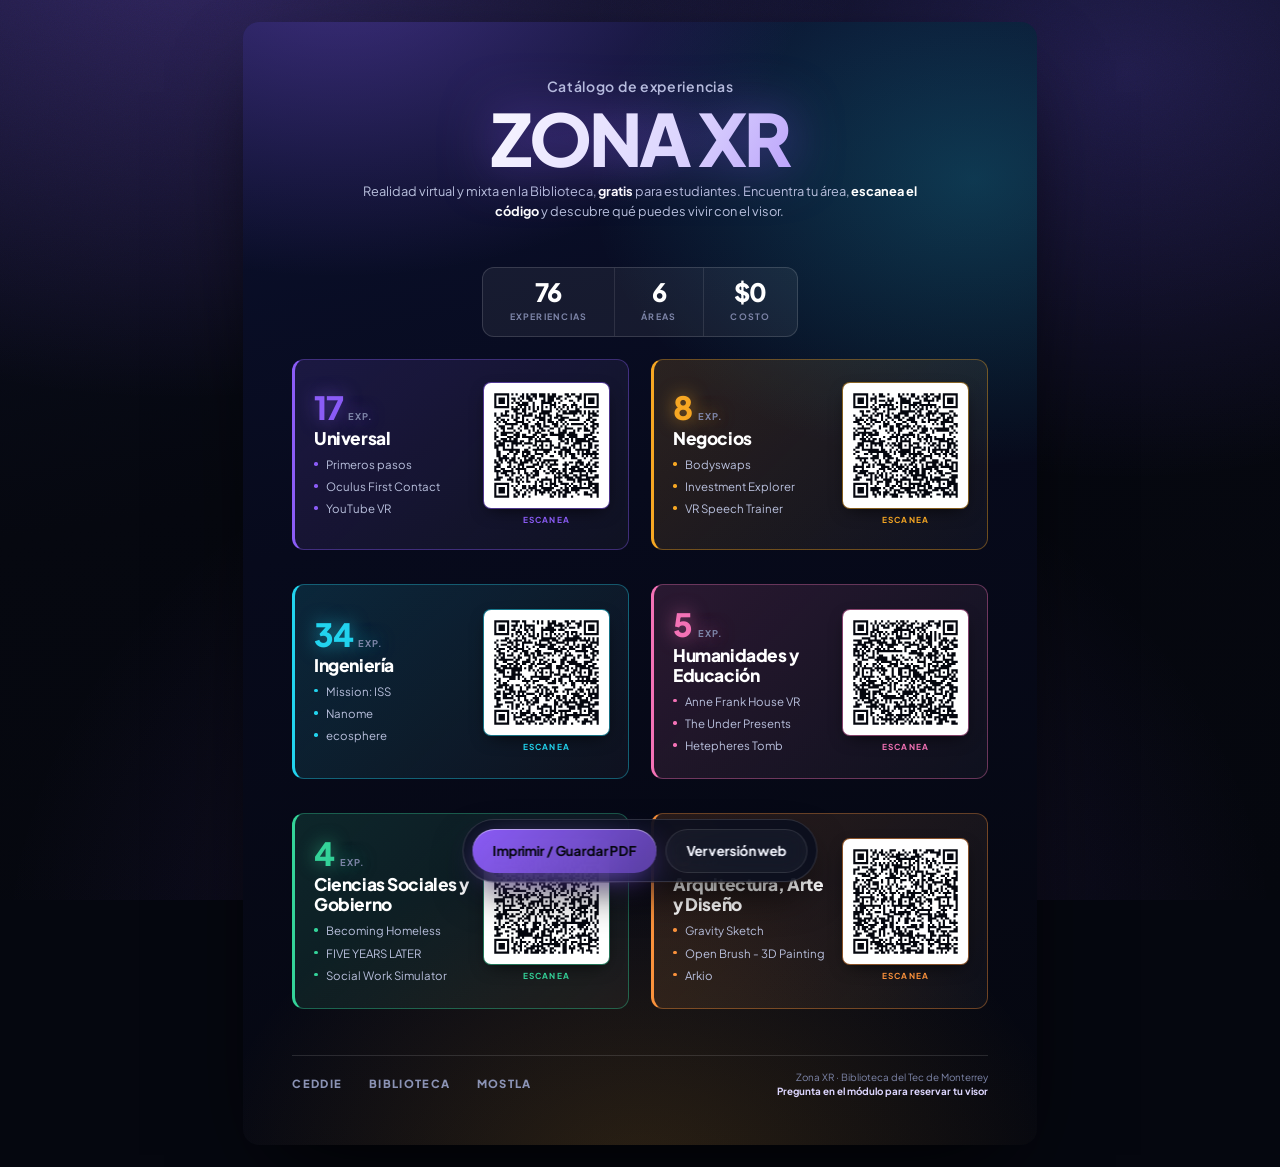
<file: flyer.html>
<!DOCTYPE html>
<html lang="es" data-escuela="universal">
<head>
<meta charset="utf-8">
<meta name="viewport" content="width=device-width, initial-scale=1">
<title>Zona XR · Catálogo por área — Infografía</title>
<meta name="description" content="Infografía imprimible del catálogo de la Zona XR de la Biblioteca del Tec: 6 áreas, 76 experiencias de realidad extendida.">
<link rel="preconnect" href="https://fonts.googleapis.com">
<link rel="preconnect" href="https://fonts.gstatic.com" crossorigin>
<link rel="stylesheet" href="https://fonts.googleapis.com/css2?family=Plus+Jakarta+Sans:wght@400;600;700;800&display=swap">
<link rel="stylesheet" href="assets/css/zonaxr.css">
<style>
/* ---- Lienzo A4 ---- */
.sheet{width:210mm;min-height:297mm;margin:22px auto;padding:14mm 13mm 11mm;position:relative;
 background:linear-gradient(168deg,#0b1130 0%,#070a1c 42%,#05070f 100%);
 border-radius:16px;overflow:hidden;box-shadow:0 40px 90px -30px rgba(0,0,0,.9);
 display:flex;flex-direction:column}
.sheet::before{content:"";position:absolute;inset:0;pointer-events:none;
 background:radial-gradient(760px 520px at 12% -6%,rgba(139,92,246,.4),transparent 62%),
            radial-gradient(640px 480px at 92% 14%,rgba(34,211,238,.22),transparent 60%),
            radial-gradient(700px 560px at 50% 104%,rgba(246,167,35,.16),transparent 62%)}
.sheet>*{position:relative}

.fl-head{text-align:center;margin-bottom:7mm}
.fl-kicker{font-size:10.5pt;font-weight:600;letter-spacing:.05em;color:#b9c0dd}
.fl-title{font-size:54pt;font-weight:800;letter-spacing:-.045em;line-height:.92;margin:2mm 0 3mm;
 background:linear-gradient(120deg,#fff 20%,#ddd6fe 55%,#8b5cf6 100%);
 -webkit-background-clip:text;background-clip:text;color:transparent;
 filter:drop-shadow(0 0 26px rgba(139,92,246,.55))}
.fl-sub{font-size:9.6pt;color:#b9c0dd;max-width:150mm;margin-inline:auto;line-height:1.55}
.fl-sub b{color:#fff}

.fl-stats{display:flex;justify-content:center;gap:0;margin:5mm auto 6mm;border-radius:12px;overflow:hidden;
 border:1px solid rgba(255,255,255,.14);background:rgba(255,255,255,.06);width:fit-content}
.fl-stats div{padding:3mm 7mm;text-align:center;border-right:1px solid rgba(255,255,255,.1)}
.fl-stats div:last-child{border:0}
.fl-stats b{display:block;font-size:19pt;font-weight:800;line-height:1;color:#fff;letter-spacing:-.04em}
.fl-stats span{font-size:6.6pt;font-weight:700;letter-spacing:.14em;text-transform:uppercase;color:#7d85a8;display:block;margin-top:1.4mm}

.qr-grid{display:grid;grid-template-columns:1fr 1fr;gap:9mm 6mm;align-content:start}

.qr-block{display:flex;gap:3.6mm;align-items:center;padding:6mm 5mm;min-height:40mm;border-radius:12px;
 background:linear-gradient(135deg,rgba(var(--crgb),.15),rgba(255,255,255,.035));
 border:1px solid rgba(var(--crgb),.36);border-left:3.4px solid var(--c)}
.qr-info{flex:1;min-width:0}
.qr-num{font-size:24pt;font-weight:800;line-height:1;color:var(--c);letter-spacing:-.045em;
 text-shadow:0 0 18px rgba(var(--crgb),.6)}
.qr-num small{font-size:7pt;font-weight:700;letter-spacing:.1em;text-transform:uppercase;color:#7d85a8;margin-left:1.6mm}
.qr-block h3{font-size:13pt;font-weight:800;letter-spacing:-.025em;line-height:1.15;margin:1.6mm 0 2mm;color:#fff}
.qr-block ul{list-style:none;padding:0;margin:0;display:flex;flex-direction:column;gap:1mm}
.qr-block li{font-size:8.6pt;color:#b9c0dd;padding-left:3.2mm;position:relative;
 white-space:nowrap;overflow:hidden;text-overflow:ellipsis}
.qr-block li::before{content:"";position:absolute;left:0;top:.52em;width:3.4px;height:3.4px;border-radius:50%;background:var(--c)}

.qr-code{flex:0 0 auto;text-align:center}
.qr-code img{width:33mm;height:33mm;border-radius:7px;background:#fff;padding:1.6mm;display:block;
 box-shadow:0 0 0 1px rgba(var(--crgb),.5),0 6px 18px -6px rgba(0,0,0,.8)}
.qr-code span{display:block;margin-top:1.4mm;font-size:6.2pt;font-weight:700;letter-spacing:.14em;
 text-transform:uppercase;color:var(--c)}

.fl-foot{margin-top:auto;padding-bottom:1mm;padding-top:3.6mm;border-top:1px solid rgba(255,255,255,.12);
 display:flex;align-items:center;justify-content:space-between;gap:5mm}
.fl-brands{display:flex;gap:7mm;align-items:center}
.fl-brands span{font-size:8.4pt;font-weight:800;letter-spacing:.12em;text-transform:uppercase;color:#8b93b5}
.fl-foot p{font-size:7.4pt;color:#7d85a8;text-align:right;line-height:1.5;margin:0}
.fl-foot p b{color:#ddd6fe}

.toolbar{position:fixed;bottom:18px;left:50%;transform:translateX(-50%);z-index:90;display:flex;gap:9px;
 padding:9px;border-radius:99px;background:rgba(10,14,31,.86);border:1px solid rgba(255,255,255,.14);
 backdrop-filter:blur(18px);box-shadow:0 18px 44px -14px rgba(0,0,0,.9)}
.toolbar .btn{padding:10px 20px;font-size:.84rem}

@media print{
  @page{size:A4;margin:0}
  body{background:#fff}
  .toolbar,.atmos,.stars{display:none!important}
  .sheet{margin:0;border-radius:0;box-shadow:none;width:210mm;height:297mm;
   -webkit-print-color-adjust:exact;print-color-adjust:exact}
}
@media screen and (max-width:820px){
  .sheet{width:100%;min-height:0;padding:22px 16px;border-radius:0;margin:0}
  .qr-grid{grid-template-columns:1fr}
  .fl-title{font-size:11vw}
  .fl-stats{flex-wrap:wrap}
  .fl-foot{flex-direction:column;align-items:flex-start;gap:3mm}
  .fl-foot p{text-align:left}
}
</style>
</head>
<body>
<div class="atmos"></div>

<div class="sheet">
  <header class="fl-head">
    <div class="fl-kicker">Catálogo de experiencias</div>
    <h1 class="fl-title">ZONA XR</h1>
    <p class="fl-sub">Realidad virtual y mixta en la Biblioteca, <b>gratis</b> para estudiantes.
      Encuentra tu área, <b>escanea el código</b> y descubre qué puedes vivir con el visor.</p>
  </header>

  <div class="fl-stats">
    <div><b>76</b><span>Experiencias</span></div>
    <div><b>6</b><span>Áreas</span></div>
    <div><b>$0</b><span>Costo</span></div>
  </div>

  <div class="qr-grid"><article class="qr-block" style="--c:#8b5cf6;--crgb:139,92,246">
  <div class="qr-info">
    <div class="qr-num">17<small>exp.</small></div>
    <h3>Universal</h3>
    <ul><li>Primeros pasos</li><li>Oculus First Contact</li><li>YouTube VR</li></ul>
  </div>
  <div class="qr-code">
    <img src="assets/qr/universal.svg" alt="Código QR del catálogo de Universal">
    <span>Escanea</span>
  </div>
</article><article class="qr-block" style="--c:#f6a723;--crgb:246,167,35">
  <div class="qr-info">
    <div class="qr-num">8<small>exp.</small></div>
    <h3>Negocios</h3>
    <ul><li>Bodyswaps</li><li>Investment Explorer</li><li>VR Speech Trainer</li></ul>
  </div>
  <div class="qr-code">
    <img src="assets/qr/negocios.svg" alt="Código QR del catálogo de Negocios">
    <span>Escanea</span>
  </div>
</article><article class="qr-block" style="--c:#22d3ee;--crgb:34,211,238">
  <div class="qr-info">
    <div class="qr-num">34<small>exp.</small></div>
    <h3>Ingeniería</h3>
    <ul><li>Mission: ISS</li><li>Nanome</li><li>ecosphere</li></ul>
  </div>
  <div class="qr-code">
    <img src="assets/qr/ingenieria.svg" alt="Código QR del catálogo de Ingeniería">
    <span>Escanea</span>
  </div>
</article><article class="qr-block" style="--c:#f472b6;--crgb:244,114,182">
  <div class="qr-info">
    <div class="qr-num">5<small>exp.</small></div>
    <h3>Humanidades y Educación</h3>
    <ul><li>Anne Frank House VR</li><li>The Under Presents</li><li>Hetepheres Tomb</li></ul>
  </div>
  <div class="qr-code">
    <img src="assets/qr/humanidades.svg" alt="Código QR del catálogo de Humanidades y Educación">
    <span>Escanea</span>
  </div>
</article><article class="qr-block" style="--c:#34d399;--crgb:52,211,153">
  <div class="qr-info">
    <div class="qr-num">4<small>exp.</small></div>
    <h3>Ciencias Sociales y Gobierno</h3>
    <ul><li>Becoming Homeless</li><li>FIVE YEARS LATER</li><li>Social Work Simulator</li></ul>
  </div>
  <div class="qr-code">
    <img src="assets/qr/ciencias-sociales.svg" alt="Código QR del catálogo de Ciencias Sociales y Gobierno">
    <span>Escanea</span>
  </div>
</article><article class="qr-block" style="--c:#fb923c;--crgb:251,146,60">
  <div class="qr-info">
    <div class="qr-num">8<small>exp.</small></div>
    <h3>Arquitectura, Arte y Diseño</h3>
    <ul><li>Gravity Sketch</li><li>Open Brush - 3D Painting</li><li>Arkio</li></ul>
  </div>
  <div class="qr-code">
    <img src="assets/qr/arquitectura.svg" alt="Código QR del catálogo de Arquitectura, Arte y Diseño">
    <span>Escanea</span>
  </div>
</article></div>

  <footer class="fl-foot">
    <div class="fl-brands"><span>CEDDIE</span><span>Biblioteca</span><span>Mostla</span></div>
    <p>Zona XR · Biblioteca del Tec de Monterrey<br><b>Pregunta en el módulo para reservar tu visor</b></p>
  </footer>
</div>

<div class="toolbar">
  <button class="btn btn-primary" onclick="window.print()">Imprimir / Guardar PDF</button>
  <a class="btn btn-ghost" href="index.html">Ver versión web</a>
</div>
</body></html>
</file>
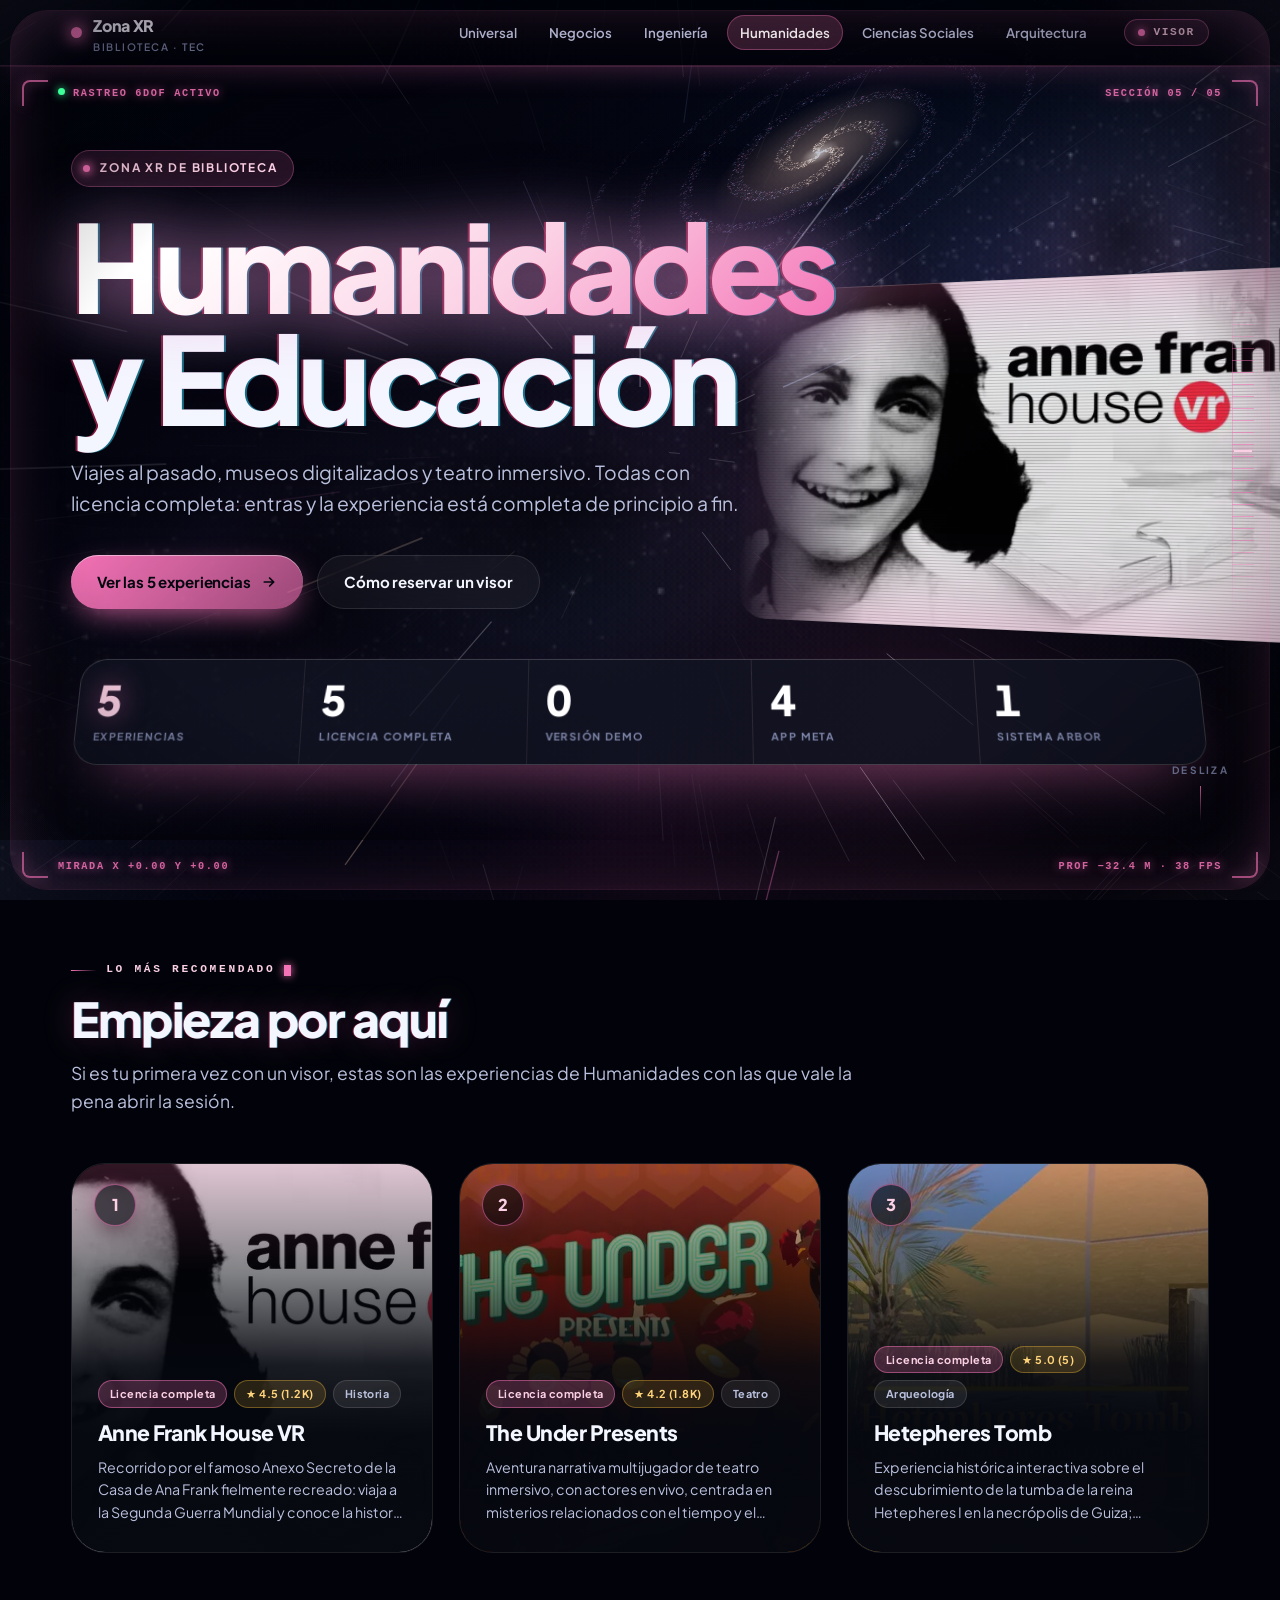
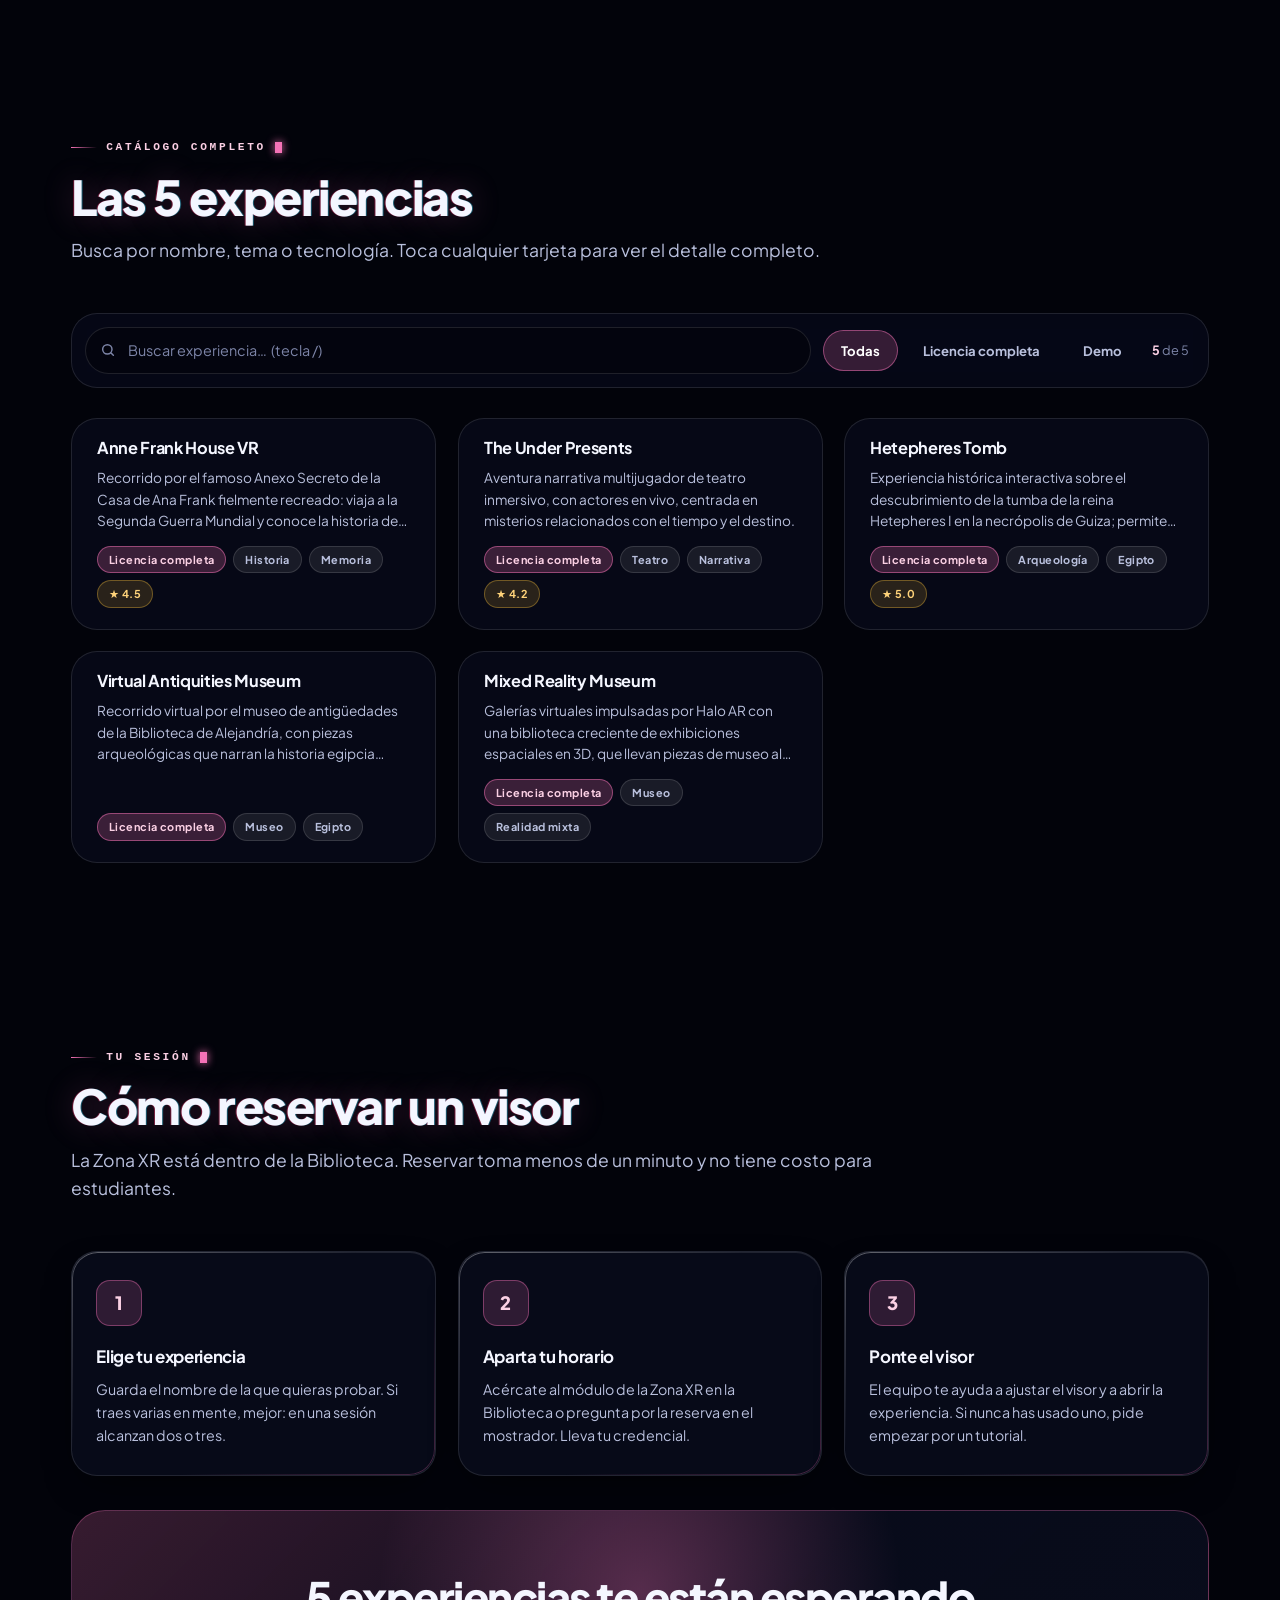
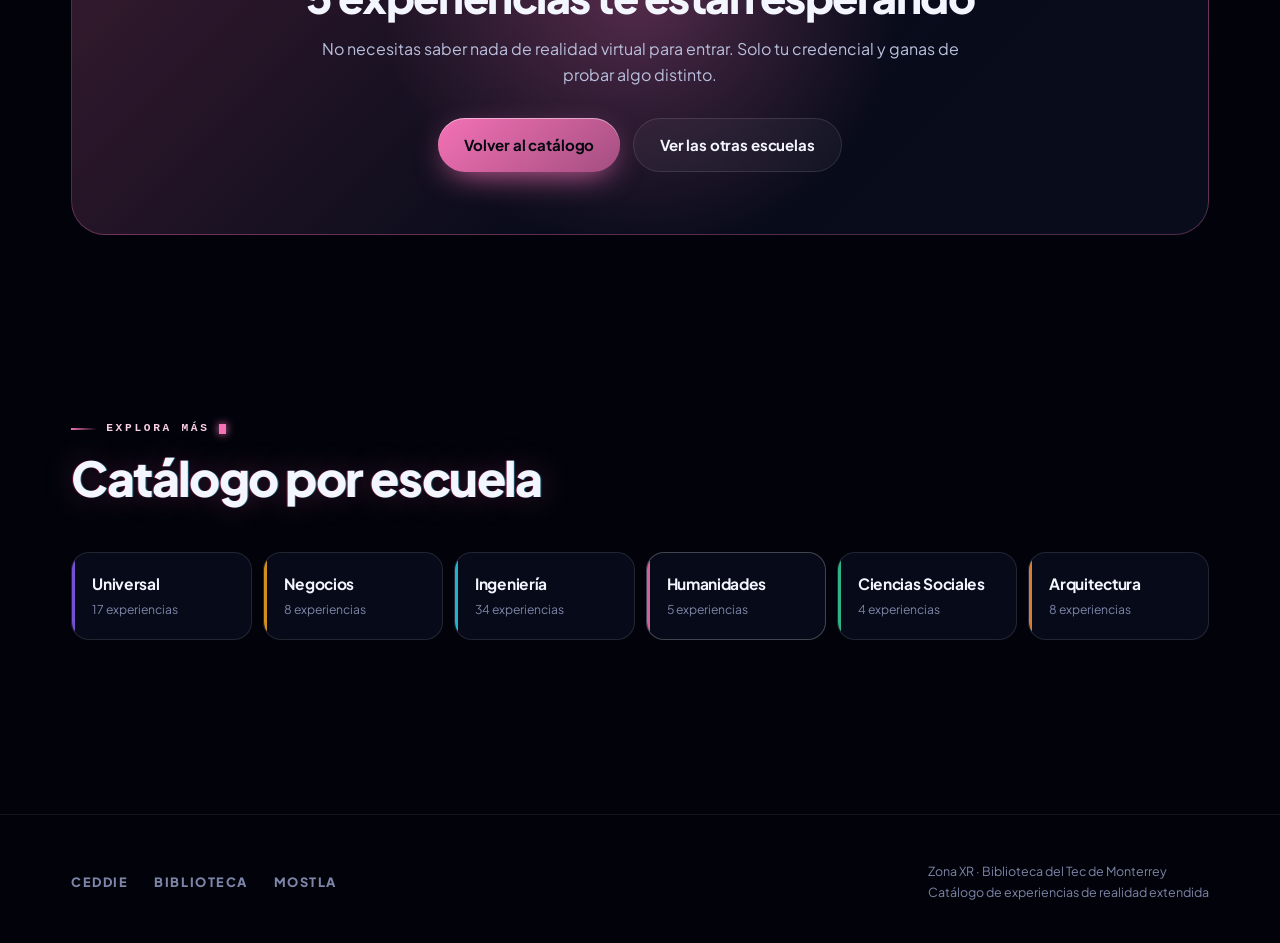
<file: humanidades.html>
<!DOCTYPE html>
<html lang="es" data-escuela="humanidades" class="vr">
<head>
<meta charset="utf-8">
<meta name="viewport" content="width=device-width, initial-scale=1, viewport-fit=cover">
<meta name="theme-color" content="#05070f">
<title>Zona XR · Humanidades y Educación — Biblioteca Tec</title>
<meta name="description" content="5 experiencias de realidad extendida de Humanidades y Educación disponibles en la Zona XR de la Biblioteca.">
<link rel="icon" href="data:image/svg+xml,%3Csvg xmlns='http://www.w3.org/2000/svg' viewBox='0 0 32 32'%3E%3Crect width='32' height='32' rx='8' fill='%23f472b6'/%3E%3Ctext x='16' y='22' font-size='16' font-family='sans-serif' font-weight='bold' text-anchor='middle' fill='%2305070f'%3EXR%3C/text%3E%3C/svg%3E">
<link rel="preconnect" href="https://fonts.googleapis.com">
<link rel="preconnect" href="https://fonts.gstatic.com" crossorigin>
<link rel="stylesheet" href="https://fonts.googleapis.com/css2?family=Plus+Jakarta+Sans:wght@400;500;600;700;800&display=swap">
<link rel="stylesheet" href="assets/css/zonaxr.css">
<link rel="stylesheet" href="assets/css/zonaxr-vr.css">
</head>
<body>
<div class="atmos"></div><div class="stars" aria-hidden="true"></div>
<header class="topbar">
  <div class="wrap">
    <a class="brand" href="index.html">
      <span class="dot"></span>
      <span>Zona XR<small>Biblioteca · Tec</small></span>
    </a>
    <nav class="topnav" aria-label="Escuelas"><a href="universal.html">Universal</a><a href="negocios.html">Negocios</a><a href="ingenieria.html">Ingeniería</a><a href="humanidades.html" class='active'>Humanidades</a><a href="ciencias-sociales.html">Ciencias Sociales</a><a href="arquitectura.html">Arquitectura</a></nav>
  </div>
</header>

<main>

<section class="hero">
  <div class="hero-bg" style="background-image:url('assets/img/anne-frank-house-vr.webp')"></div>
  <div class="hero-video" data-yt="8jTHEwPmApY" data-start="3" data-title="Anne Frank House VR · Meta VR for Good"></div>
  <div class="hero-veil"></div>
  <div class="wrap">
    <span class="hero-tag"><span class="dot"></span>Zona XR de Biblioteca</span>
    <h1><span class="glow">Humanidades</span><br>y Educación</h1>
    <p class="hero-lead">Viajes al pasado, museos digitalizados y teatro inmersivo. Todas con licencia completa: entras y la experiencia está completa de principio a fin.</p>
    <div class="hero-cta">
      <a class="btn btn-primary" href="#catalogo">Ver las 5 experiencias
        <svg width="16" height="16" viewBox="0 0 24 24" fill="none" stroke="currentColor" stroke-width="2.6" stroke-linecap="round" stroke-linejoin="round"><path d="M5 12h14M13 6l6 6-6 6"/></svg>
      </a>
      <a class="btn btn-ghost" href="#reservar">Cómo reservar un visor</a>
    </div>
    <div class="stats"><div class="stat is-hero"><b data-count="5">5</b><span>Experiencias</span></div><div class="stat "><b data-count="5">5</b><span>Licencia completa</span></div><div class="stat "><b data-count="0">0</b><span>Versión demo</span></div><div class="stat "><b data-count="4">4</b><span>App Meta</span></div><div class="stat "><b data-count="1">1</b><span>Sistema Arbor</span></div></div>
  </div>
  <div class="scroll-hint"><span>Desliza</span><i></i></div>
</section>

<section class="pad">
  <div class="wrap">
    <div class="sec-head reveal">
      <span class="eyebrow">Lo más recomendado</span>
      <h2 class="sec-title">Empieza por aquí</h2>
      <p class="sec-sub">Si es tu primera vez con un visor, estas son las experiencias de Humanidades con las que vale la pena abrir la sesión.</p>
    </div>
    <div class="top-grid"><div class="top-card reveal" role="button" tabindex="0"
  data-name="Anne Frank House VR" data-desc="Recorrido por el famoso Anexo Secreto de la Casa de Ana Frank fielmente recreado: viaja a la Segunda Guerra Mundial y conoce la historia de sus habitantes a través de los pensamientos de Ana." data-img="assets/img/anne-frank-house-vr.webp"
  data-lic="completa" data-tags="Historia|Memoria"
  data-escuela="Humanidades" data-rating="4.5"
  data-reviews="1.2K" data-store="https://www.meta.com/experiences/1958100334295482">
  <span class="shot" style="background-image:url('assets/img/anne-frank-house-vr.webp')"></span>
  <span class="rank">1</span>
  <div class="chips"><span class="chip lic-completa">Licencia completa</span><span class="chip rating">★ 4.5 (1.2K)</span><span class="chip">Historia</span></div>
  <h3>Anne Frank House VR</h3>
  <p>Recorrido por el famoso Anexo Secreto de la Casa de Ana Frank fielmente recreado: viaja a la Segunda Guerra Mundial y conoce la historia de sus habitantes a través de los pensamientos de Ana.</p>
</div><div class="top-card reveal" role="button" tabindex="0"
  data-name="The Under Presents" data-desc="Aventura narrativa multijugador de teatro inmersivo, con actores en vivo, centrada en misterios relacionados con el tiempo y el destino." data-img="assets/img/the-under-presents.webp"
  data-lic="completa" data-tags="Teatro|Narrativa"
  data-escuela="Humanidades" data-rating="4.2"
  data-reviews="1.8K" data-store="https://www.meta.com/experiences/1917371471713228">
  <span class="shot" style="background-image:url('assets/img/the-under-presents.webp')"></span>
  <span class="rank">2</span>
  <div class="chips"><span class="chip lic-completa">Licencia completa</span><span class="chip rating">★ 4.2 (1.8K)</span><span class="chip">Teatro</span></div>
  <h3>The Under Presents</h3>
  <p>Aventura narrativa multijugador de teatro inmersivo, con actores en vivo, centrada en misterios relacionados con el tiempo y el destino.</p>
</div><div class="top-card reveal" role="button" tabindex="0"
  data-name="Hetepheres Tomb" data-desc="Experiencia histórica interactiva sobre el descubrimiento de la tumba de la reina Hetepheres I en la necrópolis de Guiza; permite revivir la excavación arqueológica de 1925 y restaurar tesoros perdidos junto a una exposición digital narrada por un egiptólogo de Harvard." data-img="assets/img/hetepheres-tomb.webp"
  data-lic="completa" data-tags="Arqueología|Egipto"
  data-escuela="Humanidades" data-rating="5.0"
  data-reviews="5" data-store="https://www.meta.com/experiences/28627787526867149">
  <span class="shot" style="background-image:url('assets/img/hetepheres-tomb.webp')"></span>
  <span class="rank">3</span>
  <div class="chips"><span class="chip lic-completa">Licencia completa</span><span class="chip rating">★ 5.0 (5)</span><span class="chip">Arqueología</span></div>
  <h3>Hetepheres Tomb</h3>
  <p>Experiencia histórica interactiva sobre el descubrimiento de la tumba de la reina Hetepheres I en la necrópolis de Guiza; permite revivir la excavación arqueológica de 1925 y restaurar tesoros perdidos junto a una exposición digital narrada por un egiptólogo de Harvard.</p>
</div></div>
  </div>
</section>

<section class="pad-sm" id="catalogo">
  <div class="wrap">
    <div class="sec-head reveal">
      <span class="eyebrow">Catálogo completo</span>
      <h2 class="sec-title">Las 5 experiencias</h2>
      <p class="sec-sub">Busca por nombre, tema o tecnología. Toca cualquier tarjeta para ver el detalle completo.</p>
    </div>

    <div class="controls">
      <div class="search">
        <svg viewBox="0 0 24 24" fill="none" stroke="currentColor" stroke-width="2.2" stroke-linecap="round"><circle cx="11" cy="11" r="7"/><path d="m20 20-3.5-3.5"/></svg>
        <input id="q" type="search" placeholder="Buscar experiencia…  (tecla /)" aria-label="Buscar experiencia">
      </div>
      <div class="filters" role="group" aria-label="Filtrar por licencia">
        <button data-filter="todas" aria-pressed="true">Todas</button>
        <button data-filter="completa" aria-pressed="false">Licencia completa</button>
        <button data-filter="demo" aria-pressed="false">Demo</button>
      </div>
      <span class="count" id="count"></span>
    </div>

    <div class="grid" id="grid"><button class="card reveal" data-lic="completa"
  data-search="Anne Frank House VR Recorrido por el famoso Anexo Secreto de la Casa de Ana Frank fielmente recreado: viaja a la Segunda Guerra Mundial y conoce la historia de sus habitantes a través de los pensamientos de Ana. Historia Memoria" data-name="Anne Frank House VR" data-desc="Recorrido por el famoso Anexo Secreto de la Casa de Ana Frank fielmente recreado: viaja a la Segunda Guerra Mundial y conoce la historia de sus habitantes a través de los pensamientos de Ana."
  data-img="assets/img/anne-frank-house-vr.webp" data-lic2="completa" data-tags="Historia|Memoria"
  data-escuela="Humanidades" data-rating="4.5"
  data-reviews="1.2K" data-store="https://www.meta.com/experiences/1958100334295482">
  <span class="spot"></span>
  <span class="shot" style="background-image:url('assets/img/anne-frank-house-vr.webp')"></span>
  <span class="card-body">
    <h3>Anne Frank House VR</h3>
    <p>Recorrido por el famoso Anexo Secreto de la Casa de Ana Frank fielmente recreado: viaja a la Segunda Guerra Mundial y conoce la historia de sus habitantes a través de los pensamientos de Ana.</p>
    <span class="chips"><span class="chip lic-completa">Licencia completa</span><span class="chip">Historia</span><span class="chip">Memoria</span><span class="chip rating">★ 4.5</span></span>
  </span>
</button><button class="card reveal" data-lic="completa"
  data-search="The Under Presents Aventura narrativa multijugador de teatro inmersivo, con actores en vivo, centrada en misterios relacionados con el tiempo y el destino. Teatro Narrativa" data-name="The Under Presents" data-desc="Aventura narrativa multijugador de teatro inmersivo, con actores en vivo, centrada en misterios relacionados con el tiempo y el destino."
  data-img="assets/img/the-under-presents.webp" data-lic2="completa" data-tags="Teatro|Narrativa"
  data-escuela="Humanidades" data-rating="4.2"
  data-reviews="1.8K" data-store="https://www.meta.com/experiences/1917371471713228">
  <span class="spot"></span>
  <span class="shot" style="background-image:url('assets/img/the-under-presents.webp')"></span>
  <span class="card-body">
    <h3>The Under Presents</h3>
    <p>Aventura narrativa multijugador de teatro inmersivo, con actores en vivo, centrada en misterios relacionados con el tiempo y el destino.</p>
    <span class="chips"><span class="chip lic-completa">Licencia completa</span><span class="chip">Teatro</span><span class="chip">Narrativa</span><span class="chip rating">★ 4.2</span></span>
  </span>
</button><button class="card reveal" data-lic="completa"
  data-search="Hetepheres Tomb Experiencia histórica interactiva sobre el descubrimiento de la tumba de la reina Hetepheres I en la necrópolis de Guiza; permite revivir la excavación arqueológica de 1925 y restaurar tesoros perdidos junto a una exposición digital narrada por un egiptólogo de Harvard. Arqueología Egipto" data-name="Hetepheres Tomb" data-desc="Experiencia histórica interactiva sobre el descubrimiento de la tumba de la reina Hetepheres I en la necrópolis de Guiza; permite revivir la excavación arqueológica de 1925 y restaurar tesoros perdidos junto a una exposición digital narrada por un egiptólogo de Harvard."
  data-img="assets/img/hetepheres-tomb.webp" data-lic2="completa" data-tags="Arqueología|Egipto"
  data-escuela="Humanidades" data-rating="5.0"
  data-reviews="5" data-store="https://www.meta.com/experiences/28627787526867149">
  <span class="spot"></span>
  <span class="shot" style="background-image:url('assets/img/hetepheres-tomb.webp')"></span>
  <span class="card-body">
    <h3>Hetepheres Tomb</h3>
    <p>Experiencia histórica interactiva sobre el descubrimiento de la tumba de la reina Hetepheres I en la necrópolis de Guiza; permite revivir la excavación arqueológica de 1925 y restaurar tesoros perdidos junto a una exposición digital narrada por un egiptólogo de Harvard.</p>
    <span class="chips"><span class="chip lic-completa">Licencia completa</span><span class="chip">Arqueología</span><span class="chip">Egipto</span><span class="chip rating">★ 5.0</span></span>
  </span>
</button><button class="card reveal" data-lic="completa"
  data-search="Virtual Antiquities Museum Recorrido virtual por el museo de antigüedades de la Biblioteca de Alejandría, con piezas arqueológicas que narran la historia egipcia desde la era faraónica hasta el periodo islámico, incluyendo sarcófagos y mosaicos. Museo Egipto" data-name="Virtual Antiquities Museum" data-desc="Recorrido virtual por el museo de antigüedades de la Biblioteca de Alejandría, con piezas arqueológicas que narran la historia egipcia desde la era faraónica hasta el periodo islámico, incluyendo sarcófagos y mosaicos."
  data-img="assets/img/virtual-antiquities-museum.webp" data-lic2="completa" data-tags="Museo|Egipto"
  data-escuela="Humanidades" data-rating=""
  data-reviews="" data-store="">
  <span class="spot"></span>
  <span class="shot" style="background-image:url('assets/img/virtual-antiquities-museum.webp')"></span>
  <span class="card-body">
    <h3>Virtual Antiquities Museum</h3>
    <p>Recorrido virtual por el museo de antigüedades de la Biblioteca de Alejandría, con piezas arqueológicas que narran la historia egipcia desde la era faraónica hasta el periodo islámico, incluyendo sarcófagos y mosaicos.</p>
    <span class="chips"><span class="chip lic-completa">Licencia completa</span><span class="chip">Museo</span><span class="chip">Egipto</span></span>
  </span>
</button><button class="card reveal" data-lic="completa"
  data-search="Mixed Reality Museum Galerías virtuales impulsadas por Halo AR con una biblioteca creciente de exhibiciones espaciales en 3D, que llevan piezas de museo al hogar o al aula con apoyo de un asistente de enseñanza con IA. Museo Realidad mixta" data-name="Mixed Reality Museum" data-desc="Galerías virtuales impulsadas por Halo AR con una biblioteca creciente de exhibiciones espaciales en 3D, que llevan piezas de museo al hogar o al aula con apoyo de un asistente de enseñanza con IA."
  data-img="assets/img/mixed-reality-museum.webp" data-lic2="completa" data-tags="Museo|Realidad mixta"
  data-escuela="Humanidades" data-rating=""
  data-reviews="" data-store="">
  <span class="spot"></span>
  <span class="shot" style="background-image:url('assets/img/mixed-reality-museum.webp')"></span>
  <span class="card-body">
    <h3>Mixed Reality Museum</h3>
    <p>Galerías virtuales impulsadas por Halo AR con una biblioteca creciente de exhibiciones espaciales en 3D, que llevan piezas de museo al hogar o al aula con apoyo de un asistente de enseñanza con IA.</p>
    <span class="chips"><span class="chip lic-completa">Licencia completa</span><span class="chip">Museo</span><span class="chip">Realidad mixta</span></span>
  </span>
</button>
      <div class="empty" id="empty" style="display:none">
        <b>Sin resultados</b>Prueba con otra palabra o quita el filtro de licencia.
      </div>
    </div>
  </div>
</section>

<section class="pad" id="reservar">
  <div class="wrap">
    <div class="sec-head reveal">
      <span class="eyebrow">Tu sesión</span>
      <h2 class="sec-title">Cómo reservar un visor</h2>
      <p class="sec-sub">La Zona XR está dentro de la Biblioteca. Reservar toma menos de un minuto y no tiene costo para estudiantes.</p>
    </div>
    <div class="steps">
      <div class="glass step reveal"><div class="n">1</div><h4>Elige tu experiencia</h4><p>Guarda el nombre de la que quieras probar. Si traes varias en mente, mejor: en una sesión alcanzan dos o tres.</p></div>
      <div class="glass step reveal"><div class="n">2</div><h4>Aparta tu horario</h4><p>Acércate al módulo de la Zona XR en la Biblioteca o pregunta por la reserva en el mostrador. Lleva tu credencial.</p></div>
      <div class="glass step reveal"><div class="n">3</div><h4>Ponte el visor</h4><p>El equipo te ayuda a ajustar el visor y a abrir la experiencia. Si nunca has usado uno, pide empezar por un tutorial.</p></div>
    </div>

    <div class="cta-band reveal" style="margin-top:clamp(22px,3vw,34px)">
      <h2>5 experiencias te están esperando</h2>
      <p>No necesitas saber nada de realidad virtual para entrar. Solo tu credencial y ganas de probar algo distinto.</p>
      <div class="btns">
        <a class="btn btn-primary" href="#catalogo">Volver al catálogo</a>
        <a class="btn btn-ghost" href="index.html">Ver las otras escuelas</a>
      </div>
    </div>
  </div>
</section>

<section class="pad-sm">
  <div class="wrap">
    <div class="sec-head reveal">
      <span class="eyebrow">Explora más</span>
      <h2 class="sec-title">Catálogo por escuela</h2>
    </div>
    <div class="school-nav"><a href="universal.html" style="--c:#8b5cf6"><div class="nm">Universal</div><div class="ct">17 experiencias</div></a><a href="negocios.html" style="--c:#f6a723"><div class="nm">Negocios</div><div class="ct">8 experiencias</div></a><a href="ingenieria.html" style="--c:#22d3ee"><div class="nm">Ingeniería</div><div class="ct">34 experiencias</div></a><a href="humanidades.html" style="--c:#f472b6" aria-current="page"><div class="nm">Humanidades</div><div class="ct">5 experiencias</div></a><a href="ciencias-sociales.html" style="--c:#34d399"><div class="nm">Ciencias Sociales</div><div class="ct">4 experiencias</div></a><a href="arquitectura.html" style="--c:#fb923c"><div class="nm">Arquitectura</div><div class="ct">8 experiencias</div></a></div>
  </div>
</section>

</main>
<footer class="foot">
  <div class="wrap">
    <div class="foot-brands"><span>CEDDIE</span><span>Biblioteca</span><span>Mostla</span></div>
    <small>Zona XR · Biblioteca del Tec de Monterrey<br>Catálogo de experiencias de realidad extendida</small>
  </div>
</footer>
<div class="modal" id="modal" role="dialog" aria-modal="true" aria-labelledby="mtitle">
  <div class="modal-card">
    <button class="x-close" aria-label="Cerrar">
      <svg width="16" height="16" viewBox="0 0 24 24" fill="none" stroke="currentColor" stroke-width="2.4" stroke-linecap="round"><path d="M18 6 6 18M6 6l12 12"/></svg>
    </button>
    <div class="modal-shot"></div>
    <div class="modal-body">
      <div class="chips" data-f="chips"></div>
      <h3 id="mtitle" data-f="title"></h3>
      <p class="desc" data-f="desc"></p>
      <div class="modal-meta" data-f="meta"></div>
      <div class="modal-actions">
        <a class="btn btn-primary" href="#reservar">Reservar un visor</a>
        <a class="btn btn-ghost" data-f="store" target="_blank" rel="noopener">Ver en Meta Store ↗</a>
      </div>
    </div>
  </div>
</div>
<script src="assets/js/zonaxr.js"></script>
<script src="assets/js/zonaxr-vr.js"></script>
</body></html>
</file>
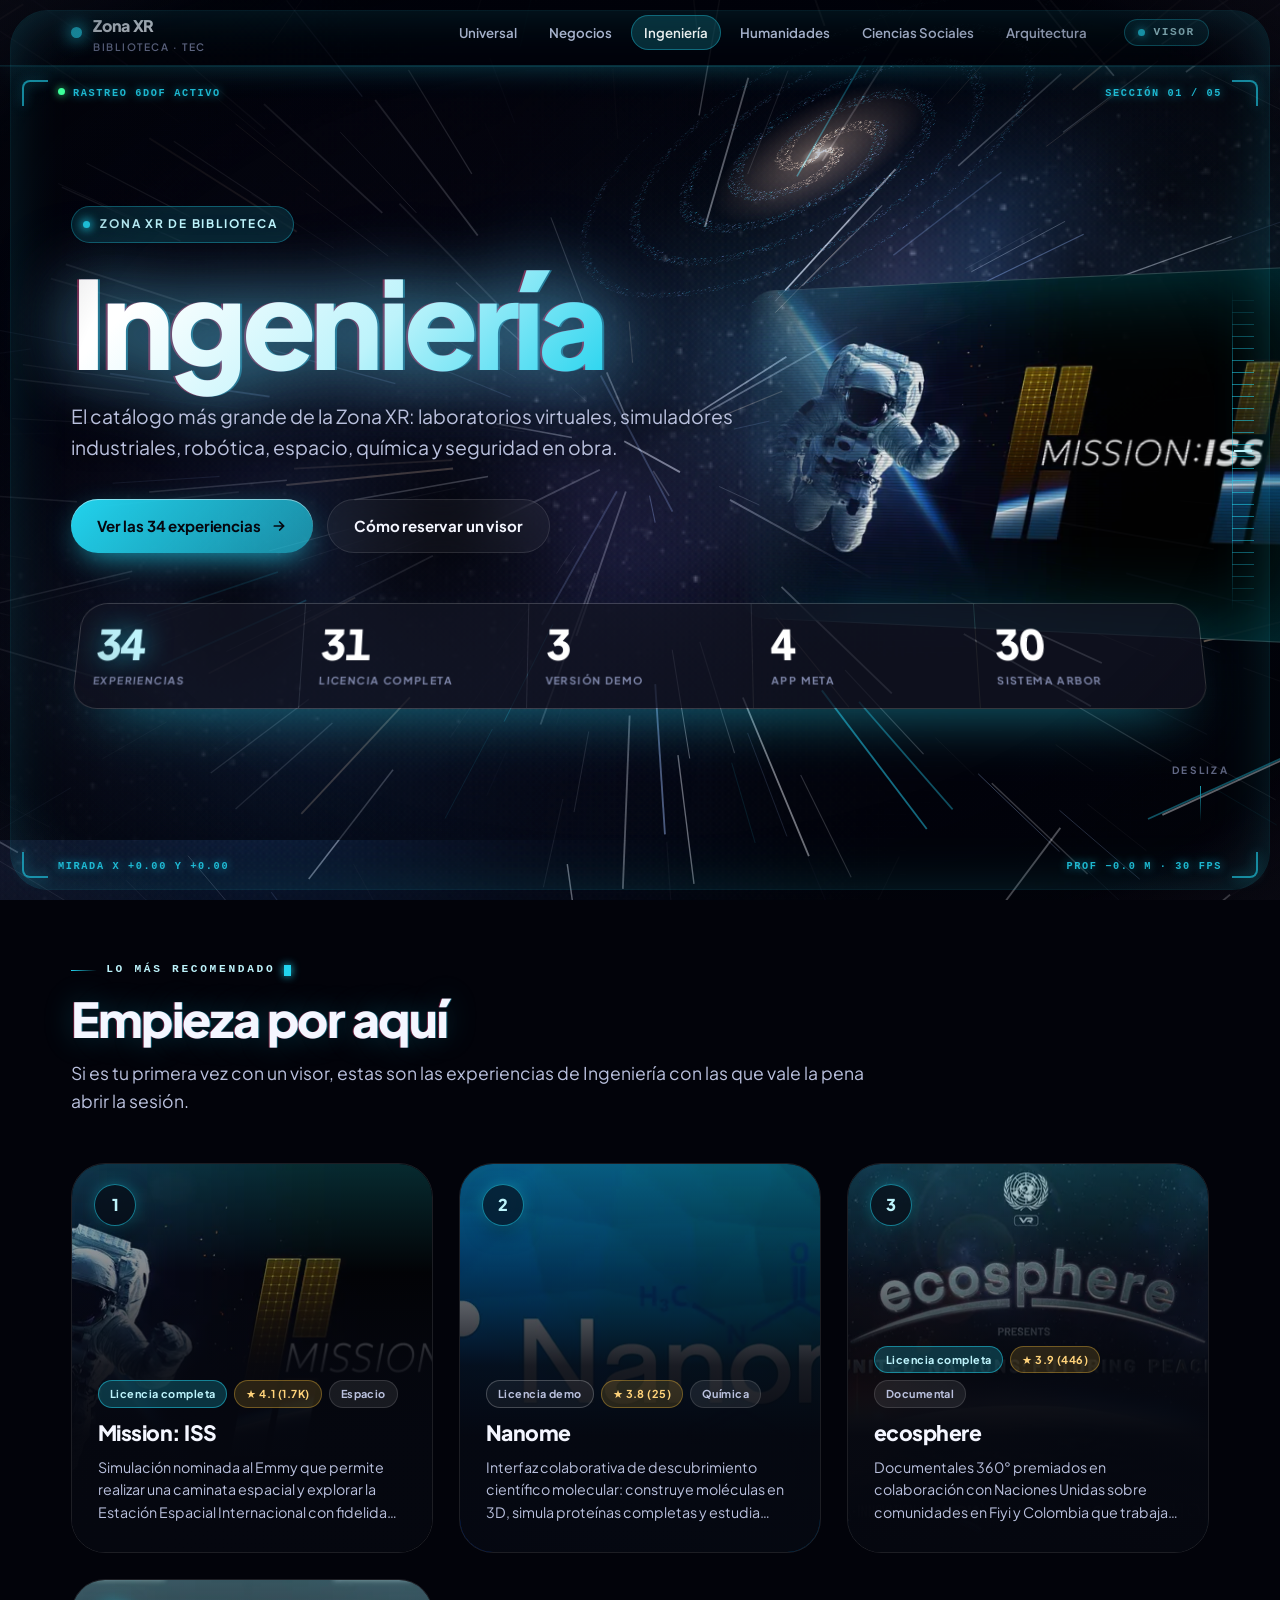
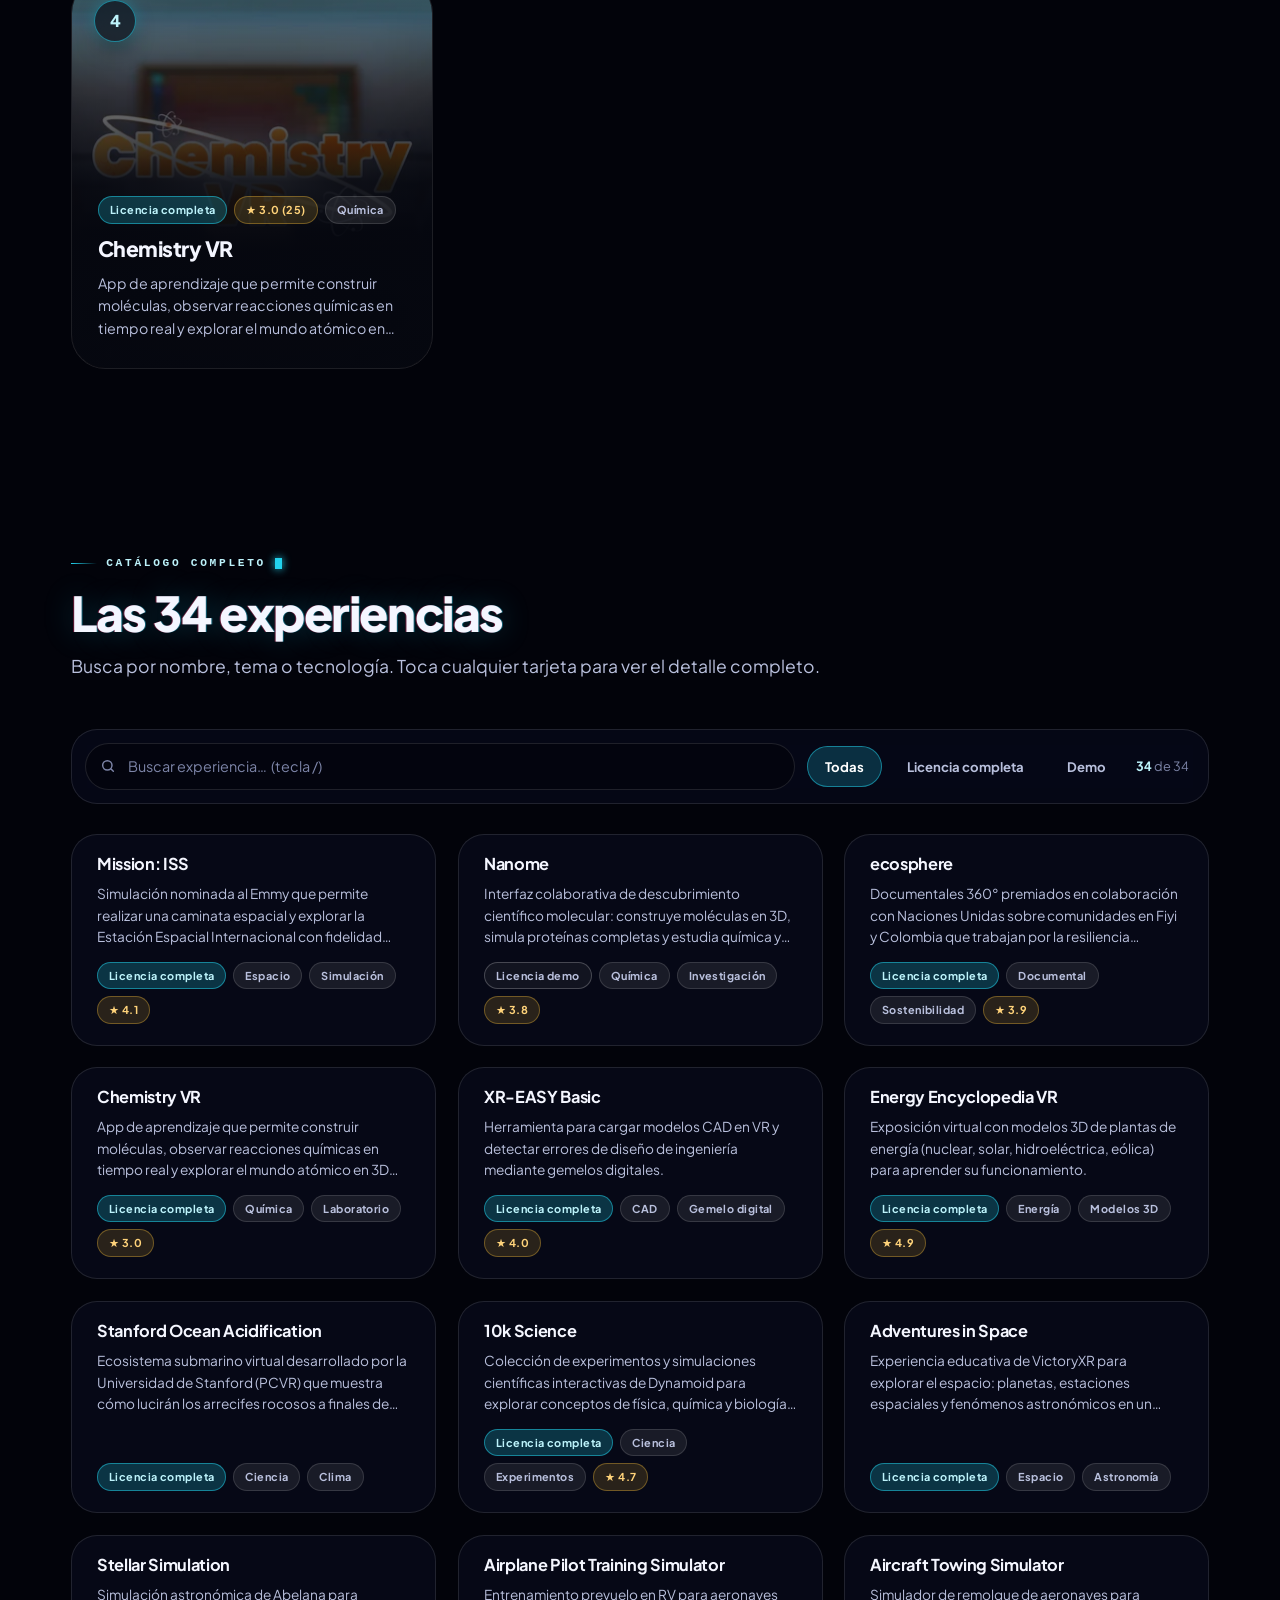
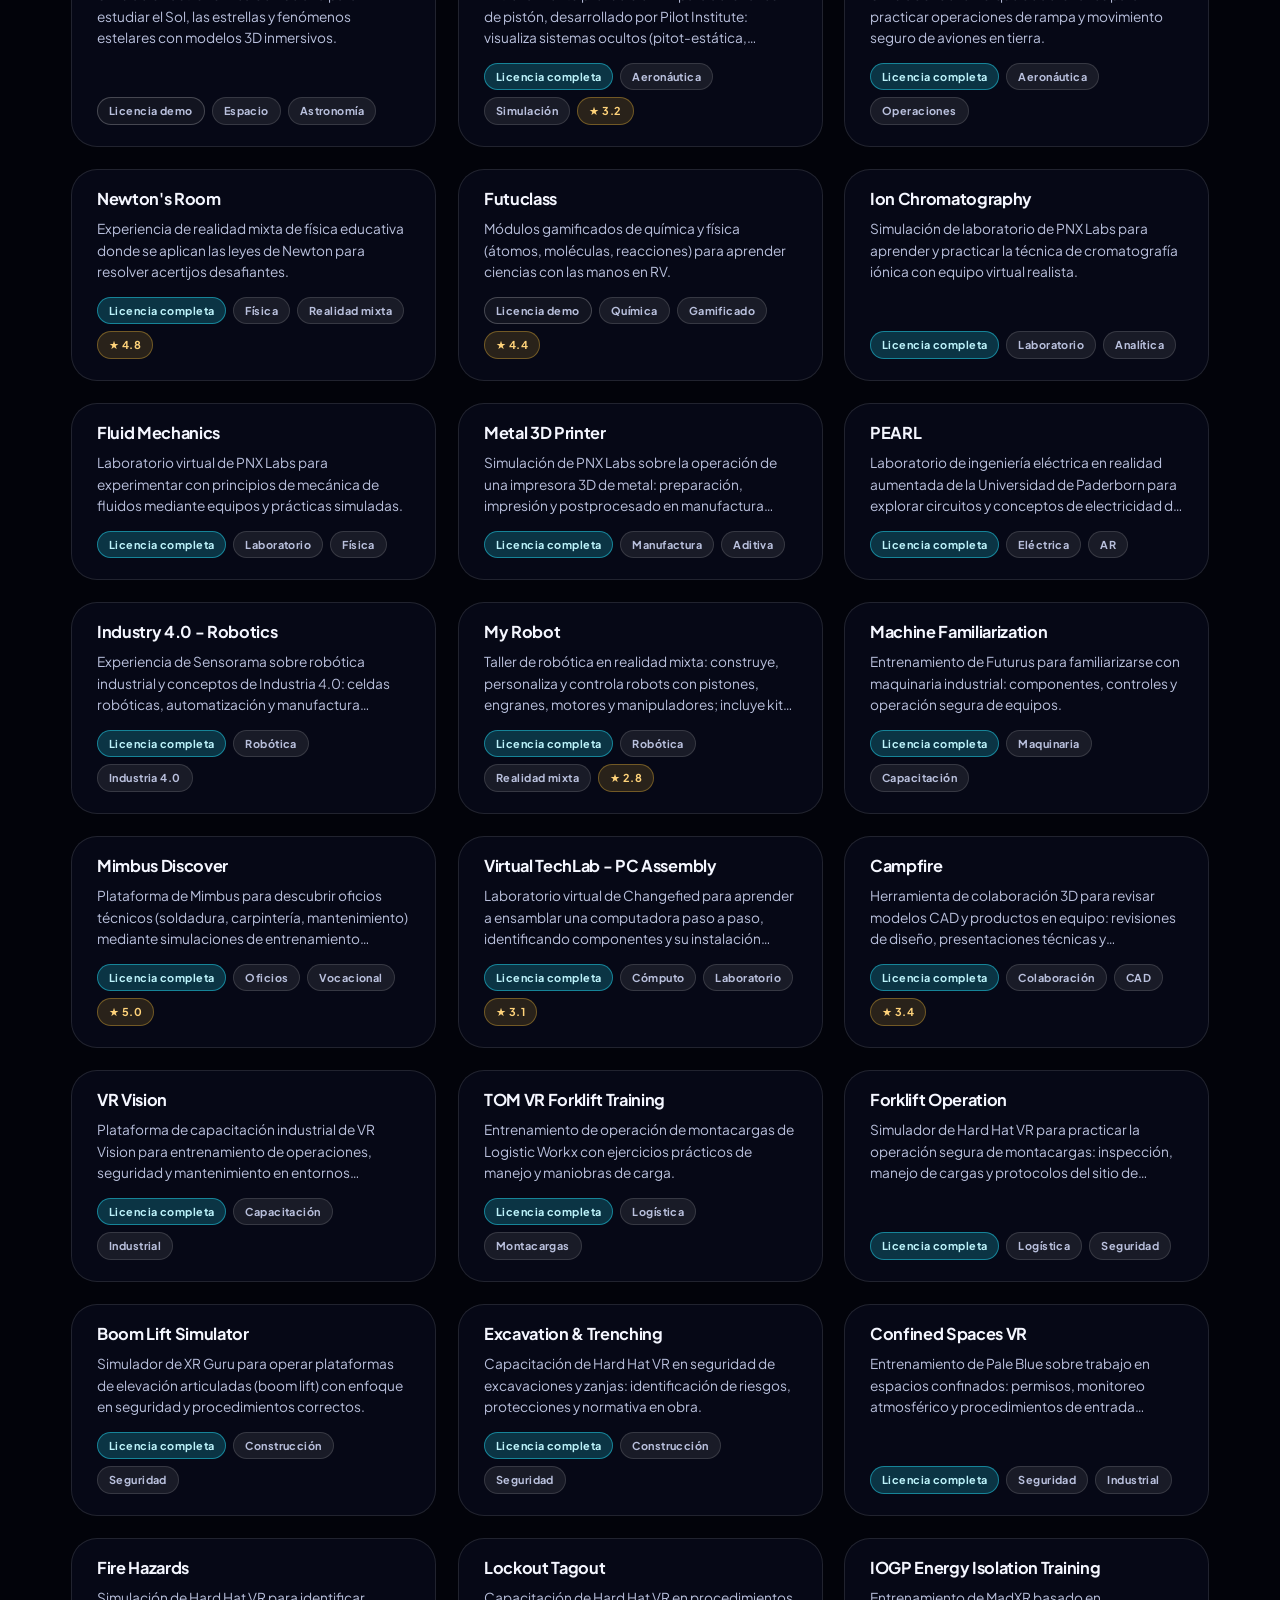
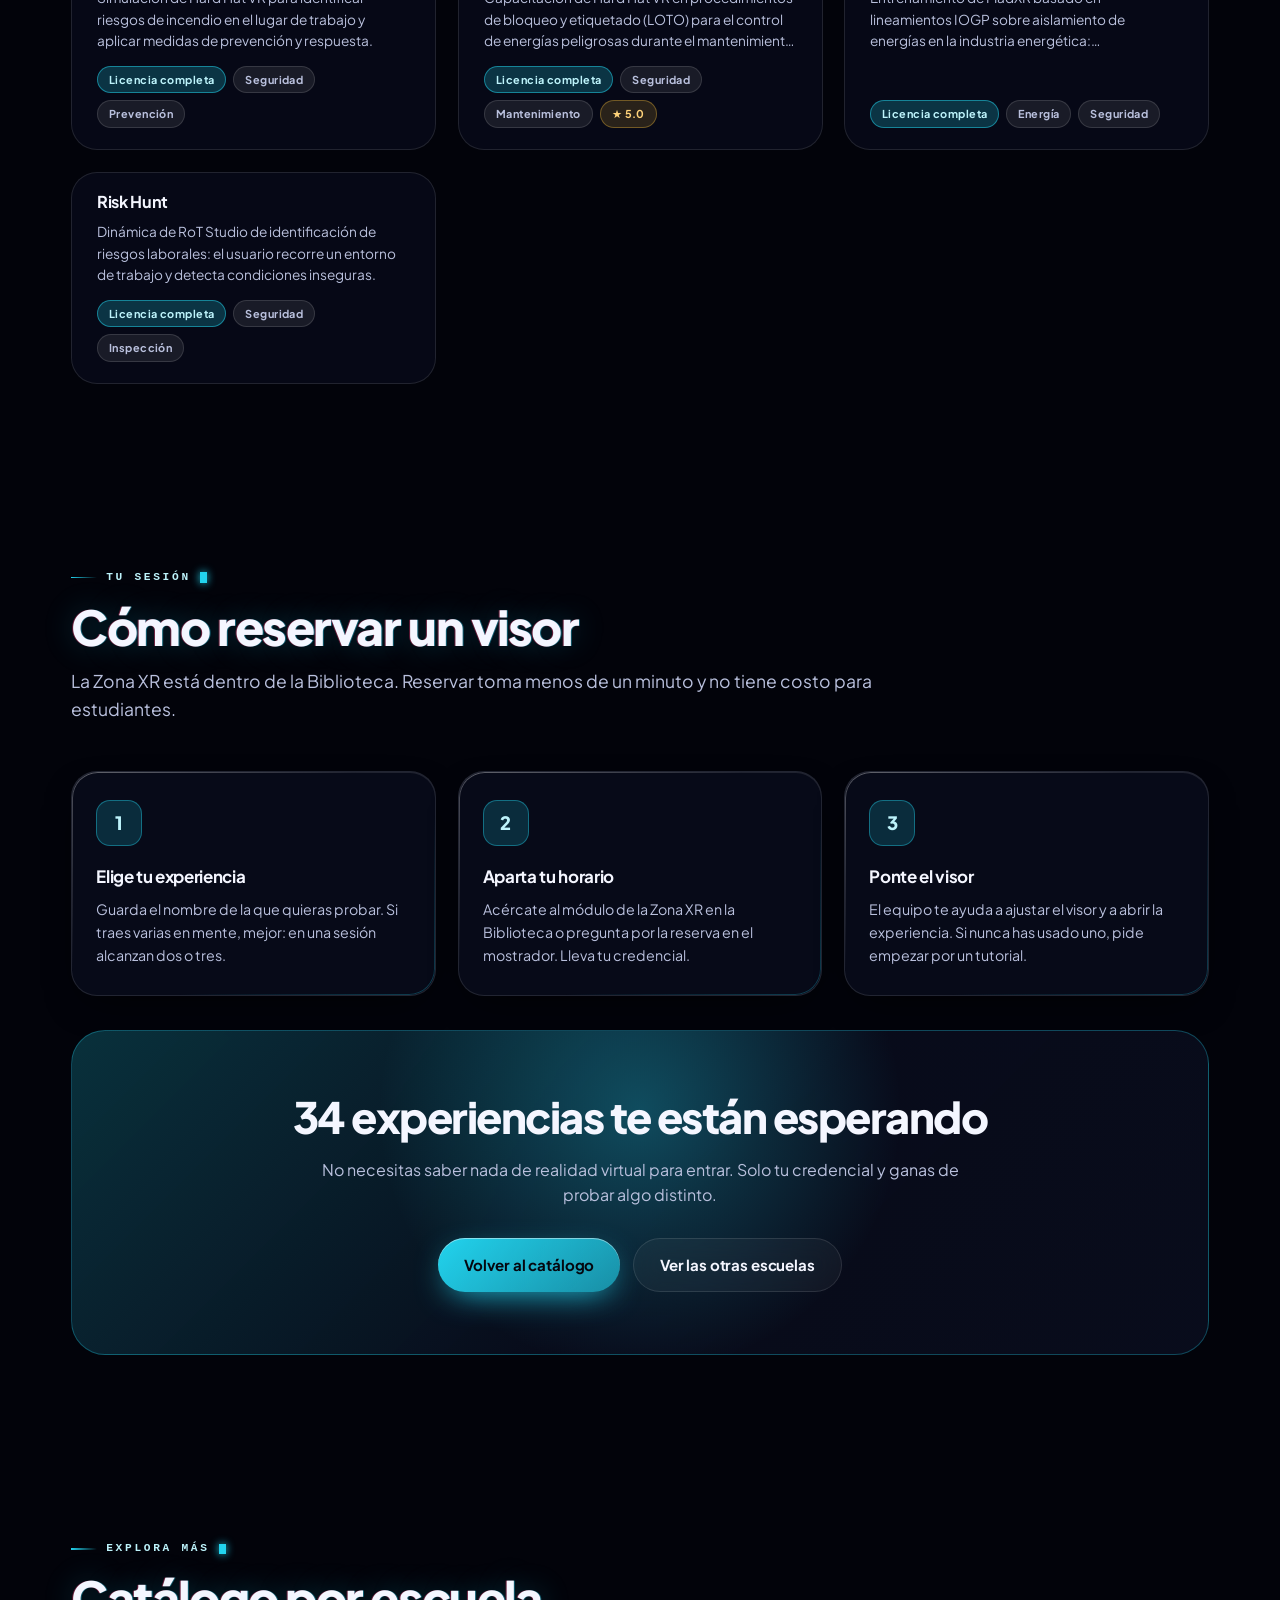
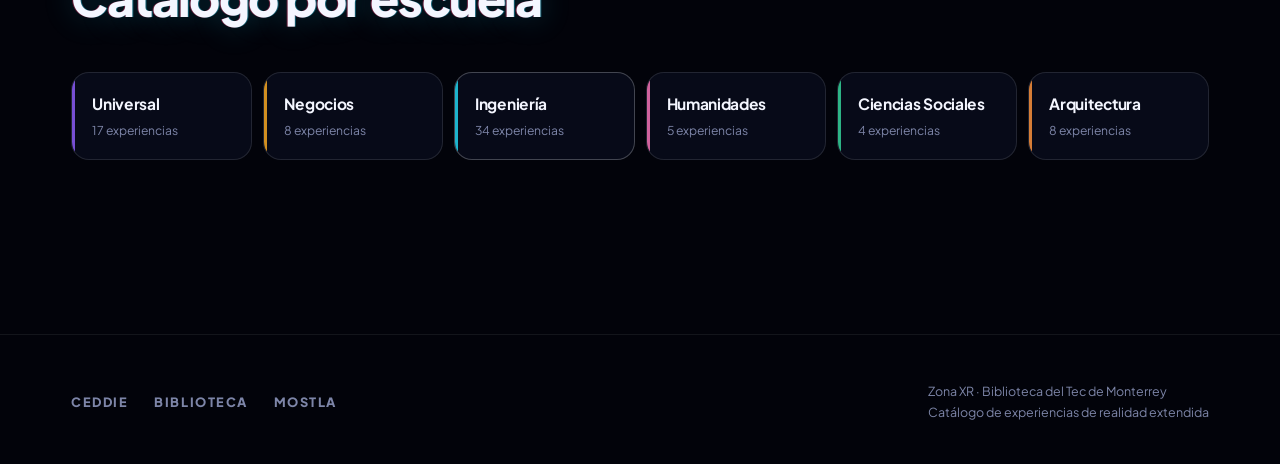
<file: ingenieria.html>
<!DOCTYPE html>
<html lang="es" data-escuela="ingenieria" class="vr">
<head>
<meta charset="utf-8">
<meta name="viewport" content="width=device-width, initial-scale=1, viewport-fit=cover">
<meta name="theme-color" content="#05070f">
<title>Zona XR · Ingeniería — Biblioteca Tec</title>
<meta name="description" content="34 experiencias de realidad extendida de Ingeniería disponibles en la Zona XR de la Biblioteca.">
<link rel="icon" href="data:image/svg+xml,%3Csvg xmlns='http://www.w3.org/2000/svg' viewBox='0 0 32 32'%3E%3Crect width='32' height='32' rx='8' fill='%2322d3ee'/%3E%3Ctext x='16' y='22' font-size='16' font-family='sans-serif' font-weight='bold' text-anchor='middle' fill='%2305070f'%3EXR%3C/text%3E%3C/svg%3E">
<link rel="preconnect" href="https://fonts.googleapis.com">
<link rel="preconnect" href="https://fonts.gstatic.com" crossorigin>
<link rel="stylesheet" href="https://fonts.googleapis.com/css2?family=Plus+Jakarta+Sans:wght@400;500;600;700;800&display=swap">
<link rel="stylesheet" href="assets/css/zonaxr.css">
<link rel="stylesheet" href="assets/css/zonaxr-vr.css">
</head>
<body>
<div class="atmos"></div><div class="stars" aria-hidden="true"></div>
<header class="topbar">
  <div class="wrap">
    <a class="brand" href="index.html">
      <span class="dot"></span>
      <span>Zona XR<small>Biblioteca · Tec</small></span>
    </a>
    <nav class="topnav" aria-label="Escuelas"><a href="universal.html">Universal</a><a href="negocios.html">Negocios</a><a href="ingenieria.html" class='active'>Ingeniería</a><a href="humanidades.html">Humanidades</a><a href="ciencias-sociales.html">Ciencias Sociales</a><a href="arquitectura.html">Arquitectura</a></nav>
  </div>
</header>

<main>

<section class="hero">
  <div class="hero-bg" style="background-image:url('assets/img/mission-iss.webp')"></div>
  <div class="hero-video" data-yt="bVDy0B_X-fo" data-start="3" data-title="Mission: ISS · tráiler oficial (Meta VR)"></div>
  <div class="hero-veil"></div>
  <div class="wrap">
    <span class="hero-tag"><span class="dot"></span>Zona XR de Biblioteca</span>
    <h1><span class="glow">Ingeniería</span></h1>
    <p class="hero-lead">El catálogo más grande de la Zona XR: laboratorios virtuales, simuladores industriales, robótica, espacio, química y seguridad en obra.</p>
    <div class="hero-cta">
      <a class="btn btn-primary" href="#catalogo">Ver las 34 experiencias
        <svg width="16" height="16" viewBox="0 0 24 24" fill="none" stroke="currentColor" stroke-width="2.6" stroke-linecap="round" stroke-linejoin="round"><path d="M5 12h14M13 6l6 6-6 6"/></svg>
      </a>
      <a class="btn btn-ghost" href="#reservar">Cómo reservar un visor</a>
    </div>
    <div class="stats"><div class="stat is-hero"><b data-count="34">34</b><span>Experiencias</span></div><div class="stat "><b data-count="31">31</b><span>Licencia completa</span></div><div class="stat "><b data-count="3">3</b><span>Versión demo</span></div><div class="stat "><b data-count="4">4</b><span>App Meta</span></div><div class="stat "><b data-count="30">30</b><span>Sistema Arbor</span></div></div>
  </div>
  <div class="scroll-hint"><span>Desliza</span><i></i></div>
</section>

<section class="pad">
  <div class="wrap">
    <div class="sec-head reveal">
      <span class="eyebrow">Lo más recomendado</span>
      <h2 class="sec-title">Empieza por aquí</h2>
      <p class="sec-sub">Si es tu primera vez con un visor, estas son las experiencias de Ingeniería con las que vale la pena abrir la sesión.</p>
    </div>
    <div class="top-grid"><div class="top-card reveal" role="button" tabindex="0"
  data-name="Mission: ISS" data-desc="Simulación nominada al Emmy que permite realizar una caminata espacial y explorar la Estación Espacial Internacional con fidelidad realista." data-img="assets/img/mission-iss.webp"
  data-lic="completa" data-tags="Espacio|Simulación"
  data-escuela="Ingeniería" data-rating="4.1"
  data-reviews="1.7K" data-store="https://www.meta.com/experiences/2094303753986147">
  <span class="shot" style="background-image:url('assets/img/mission-iss.webp')"></span>
  <span class="rank">1</span>
  <div class="chips"><span class="chip lic-completa">Licencia completa</span><span class="chip rating">★ 4.1 (1.7K)</span><span class="chip">Espacio</span></div>
  <h3>Mission: ISS</h3>
  <p>Simulación nominada al Emmy que permite realizar una caminata espacial y explorar la Estación Espacial Internacional con fidelidad realista.</p>
</div><div class="top-card reveal" role="button" tabindex="0"
  data-name="Nanome" data-desc="Interfaz colaborativa de descubrimiento científico molecular: construye moléculas en 3D, simula proteínas completas y estudia química y biología estructural; usada por laboratorios de I+D y estudiantes." data-img="assets/img/nanome.webp"
  data-lic="demo" data-tags="Química|Investigación"
  data-escuela="Ingeniería" data-rating="3.8"
  data-reviews="25" data-store="https://www.meta.com/experiences/2038368596280231">
  <span class="shot" style="background-image:url('assets/img/nanome.webp')"></span>
  <span class="rank">2</span>
  <div class="chips"><span class="chip lic-demo">Licencia demo</span><span class="chip rating">★ 3.8 (25)</span><span class="chip">Química</span></div>
  <h3>Nanome</h3>
  <p>Interfaz colaborativa de descubrimiento científico molecular: construye moléculas en 3D, simula proteínas completas y estudia química y biología estructural; usada por laboratorios de I+D y estudiantes.</p>
</div><div class="top-card reveal" role="button" tabindex="0"
  data-name="ecosphere" data-desc="Documentales 360° premiados en colaboración con Naciones Unidas sobre comunidades en Fiyi y Colombia que trabajan por la resiliencia climática y la conservación del planeta." data-img="assets/img/ecosphere.webp"
  data-lic="completa" data-tags="Documental|Sostenibilidad"
  data-escuela="Ingeniería" data-rating="3.9"
  data-reviews="446" data-store="https://www.meta.com/experiences/2926036530794417">
  <span class="shot" style="background-image:url('assets/img/ecosphere.webp')"></span>
  <span class="rank">3</span>
  <div class="chips"><span class="chip lic-completa">Licencia completa</span><span class="chip rating">★ 3.9 (446)</span><span class="chip">Documental</span></div>
  <h3>ecosphere</h3>
  <p>Documentales 360° premiados en colaboración con Naciones Unidas sobre comunidades en Fiyi y Colombia que trabajan por la resiliencia climática y la conservación del planeta.</p>
</div><div class="top-card reveal" role="button" tabindex="0"
  data-name="Chemistry VR" data-desc="App de aprendizaje que permite construir moléculas, observar reacciones químicas en tiempo real y explorar el mundo atómico en 3D inmersivo, pensada para estudiantes y entusiastas de la química." data-img="assets/img/chemistry-vr.webp"
  data-lic="completa" data-tags="Química|Laboratorio"
  data-escuela="Ingeniería" data-rating="3.0"
  data-reviews="25" data-store="https://www.meta.com/experiences/8408380365888668">
  <span class="shot" style="background-image:url('assets/img/chemistry-vr.webp')"></span>
  <span class="rank">4</span>
  <div class="chips"><span class="chip lic-completa">Licencia completa</span><span class="chip rating">★ 3.0 (25)</span><span class="chip">Química</span></div>
  <h3>Chemistry VR</h3>
  <p>App de aprendizaje que permite construir moléculas, observar reacciones químicas en tiempo real y explorar el mundo atómico en 3D inmersivo, pensada para estudiantes y entusiastas de la química.</p>
</div></div>
  </div>
</section>

<section class="pad-sm" id="catalogo">
  <div class="wrap">
    <div class="sec-head reveal">
      <span class="eyebrow">Catálogo completo</span>
      <h2 class="sec-title">Las 34 experiencias</h2>
      <p class="sec-sub">Busca por nombre, tema o tecnología. Toca cualquier tarjeta para ver el detalle completo.</p>
    </div>

    <div class="controls">
      <div class="search">
        <svg viewBox="0 0 24 24" fill="none" stroke="currentColor" stroke-width="2.2" stroke-linecap="round"><circle cx="11" cy="11" r="7"/><path d="m20 20-3.5-3.5"/></svg>
        <input id="q" type="search" placeholder="Buscar experiencia…  (tecla /)" aria-label="Buscar experiencia">
      </div>
      <div class="filters" role="group" aria-label="Filtrar por licencia">
        <button data-filter="todas" aria-pressed="true">Todas</button>
        <button data-filter="completa" aria-pressed="false">Licencia completa</button>
        <button data-filter="demo" aria-pressed="false">Demo</button>
      </div>
      <span class="count" id="count"></span>
    </div>

    <div class="grid" id="grid"><button class="card reveal" data-lic="completa"
  data-search="Mission: ISS Simulación nominada al Emmy que permite realizar una caminata espacial y explorar la Estación Espacial Internacional con fidelidad realista. Espacio Simulación" data-name="Mission: ISS" data-desc="Simulación nominada al Emmy que permite realizar una caminata espacial y explorar la Estación Espacial Internacional con fidelidad realista."
  data-img="assets/img/mission-iss.webp" data-lic2="completa" data-tags="Espacio|Simulación"
  data-escuela="Ingeniería" data-rating="4.1"
  data-reviews="1.7K" data-store="https://www.meta.com/experiences/2094303753986147">
  <span class="spot"></span>
  <span class="shot" style="background-image:url('assets/img/mission-iss.webp')"></span>
  <span class="card-body">
    <h3>Mission: ISS</h3>
    <p>Simulación nominada al Emmy que permite realizar una caminata espacial y explorar la Estación Espacial Internacional con fidelidad realista.</p>
    <span class="chips"><span class="chip lic-completa">Licencia completa</span><span class="chip">Espacio</span><span class="chip">Simulación</span><span class="chip rating">★ 4.1</span></span>
  </span>
</button><button class="card reveal" data-lic="demo"
  data-search="Nanome Interfaz colaborativa de descubrimiento científico molecular: construye moléculas en 3D, simula proteínas completas y estudia química y biología estructural; usada por laboratorios de I+D y estudiantes. Química Investigación" data-name="Nanome" data-desc="Interfaz colaborativa de descubrimiento científico molecular: construye moléculas en 3D, simula proteínas completas y estudia química y biología estructural; usada por laboratorios de I+D y estudiantes."
  data-img="assets/img/nanome.webp" data-lic2="demo" data-tags="Química|Investigación"
  data-escuela="Ingeniería" data-rating="3.8"
  data-reviews="25" data-store="https://www.meta.com/experiences/2038368596280231">
  <span class="spot"></span>
  <span class="shot" style="background-image:url('assets/img/nanome.webp')"></span>
  <span class="card-body">
    <h3>Nanome</h3>
    <p>Interfaz colaborativa de descubrimiento científico molecular: construye moléculas en 3D, simula proteínas completas y estudia química y biología estructural; usada por laboratorios de I+D y estudiantes.</p>
    <span class="chips"><span class="chip lic-demo">Licencia demo</span><span class="chip">Química</span><span class="chip">Investigación</span><span class="chip rating">★ 3.8</span></span>
  </span>
</button><button class="card reveal" data-lic="completa"
  data-search="ecosphere Documentales 360° premiados en colaboración con Naciones Unidas sobre comunidades en Fiyi y Colombia que trabajan por la resiliencia climática y la conservación del planeta. Documental Sostenibilidad" data-name="ecosphere" data-desc="Documentales 360° premiados en colaboración con Naciones Unidas sobre comunidades en Fiyi y Colombia que trabajan por la resiliencia climática y la conservación del planeta."
  data-img="assets/img/ecosphere.webp" data-lic2="completa" data-tags="Documental|Sostenibilidad"
  data-escuela="Ingeniería" data-rating="3.9"
  data-reviews="446" data-store="https://www.meta.com/experiences/2926036530794417">
  <span class="spot"></span>
  <span class="shot" style="background-image:url('assets/img/ecosphere.webp')"></span>
  <span class="card-body">
    <h3>ecosphere</h3>
    <p>Documentales 360° premiados en colaboración con Naciones Unidas sobre comunidades en Fiyi y Colombia que trabajan por la resiliencia climática y la conservación del planeta.</p>
    <span class="chips"><span class="chip lic-completa">Licencia completa</span><span class="chip">Documental</span><span class="chip">Sostenibilidad</span><span class="chip rating">★ 3.9</span></span>
  </span>
</button><button class="card reveal" data-lic="completa"
  data-search="Chemistry VR App de aprendizaje que permite construir moléculas, observar reacciones químicas en tiempo real y explorar el mundo atómico en 3D inmersivo, pensada para estudiantes y entusiastas de la química. Química Laboratorio" data-name="Chemistry VR" data-desc="App de aprendizaje que permite construir moléculas, observar reacciones químicas en tiempo real y explorar el mundo atómico en 3D inmersivo, pensada para estudiantes y entusiastas de la química."
  data-img="assets/img/chemistry-vr.webp" data-lic2="completa" data-tags="Química|Laboratorio"
  data-escuela="Ingeniería" data-rating="3.0"
  data-reviews="25" data-store="https://www.meta.com/experiences/8408380365888668">
  <span class="spot"></span>
  <span class="shot" style="background-image:url('assets/img/chemistry-vr.webp')"></span>
  <span class="card-body">
    <h3>Chemistry VR</h3>
    <p>App de aprendizaje que permite construir moléculas, observar reacciones químicas en tiempo real y explorar el mundo atómico en 3D inmersivo, pensada para estudiantes y entusiastas de la química.</p>
    <span class="chips"><span class="chip lic-completa">Licencia completa</span><span class="chip">Química</span><span class="chip">Laboratorio</span><span class="chip rating">★ 3.0</span></span>
  </span>
</button><button class="card reveal" data-lic="completa"
  data-search="XR-EASY Basic Herramienta para cargar modelos CAD en VR y detectar errores de diseño de ingeniería mediante gemelos digitales. CAD Gemelo digital" data-name="XR-EASY Basic" data-desc="Herramienta para cargar modelos CAD en VR y detectar errores de diseño de ingeniería mediante gemelos digitales."
  data-img="assets/img/xr-easy-basic.webp" data-lic2="completa" data-tags="CAD|Gemelo digital"
  data-escuela="Ingeniería" data-rating="4.0"
  data-reviews="4" data-store="https://www.meta.com/experiences/5875217859191398">
  <span class="spot"></span>
  <span class="shot" style="background-image:url('assets/img/xr-easy-basic.webp')"></span>
  <span class="card-body">
    <h3>XR-EASY Basic</h3>
    <p>Herramienta para cargar modelos CAD en VR y detectar errores de diseño de ingeniería mediante gemelos digitales.</p>
    <span class="chips"><span class="chip lic-completa">Licencia completa</span><span class="chip">CAD</span><span class="chip">Gemelo digital</span><span class="chip rating">★ 4.0</span></span>
  </span>
</button><button class="card reveal" data-lic="completa"
  data-search="Energy Encyclopedia VR Exposición virtual con modelos 3D de plantas de energía (nuclear, solar, hidroeléctrica, eólica) para aprender su funcionamiento. Energía Modelos 3D" data-name="Energy Encyclopedia VR" data-desc="Exposición virtual con modelos 3D de plantas de energía (nuclear, solar, hidroeléctrica, eólica) para aprender su funcionamiento."
  data-img="assets/img/energy-encyclopedia-vr.webp" data-lic2="completa" data-tags="Energía|Modelos 3D"
  data-escuela="Ingeniería" data-rating="4.9"
  data-reviews="15" data-store="https://www.meta.com/experiences/25876818165266366">
  <span class="spot"></span>
  <span class="shot" style="background-image:url('assets/img/energy-encyclopedia-vr.webp')"></span>
  <span class="card-body">
    <h3>Energy Encyclopedia VR</h3>
    <p>Exposición virtual con modelos 3D de plantas de energía (nuclear, solar, hidroeléctrica, eólica) para aprender su funcionamiento.</p>
    <span class="chips"><span class="chip lic-completa">Licencia completa</span><span class="chip">Energía</span><span class="chip">Modelos 3D</span><span class="chip rating">★ 4.9</span></span>
  </span>
</button><button class="card reveal" data-lic="completa"
  data-search="Stanford Ocean Acidification Ecosistema submarino virtual desarrollado por la Universidad de Stanford (PCVR) que muestra cómo lucirán los arrecifes rocosos a finales de siglo si no se reduce la emisión de CO2, ilustrando el proceso de acidificación oceánica. Ciencia Clima" data-name="Stanford Ocean Acidification" data-desc="Ecosistema submarino virtual desarrollado por la Universidad de Stanford (PCVR) que muestra cómo lucirán los arrecifes rocosos a finales de siglo si no se reduce la emisión de CO2, ilustrando el proceso de acidificación oceánica."
  data-img="assets/img/stanford-ocean-acidification.webp" data-lic2="completa" data-tags="Ciencia|Clima"
  data-escuela="Ingeniería" data-rating=""
  data-reviews="" data-store="https://www.meta.com/experiences/31541953515420265">
  <span class="spot"></span>
  <span class="shot" style="background-image:url('assets/img/stanford-ocean-acidification.webp')"></span>
  <span class="card-body">
    <h3>Stanford Ocean Acidification</h3>
    <p>Ecosistema submarino virtual desarrollado por la Universidad de Stanford (PCVR) que muestra cómo lucirán los arrecifes rocosos a finales de siglo si no se reduce la emisión de CO2, ilustrando el proceso de acidificación oceánica.</p>
    <span class="chips"><span class="chip lic-completa">Licencia completa</span><span class="chip">Ciencia</span><span class="chip">Clima</span></span>
  </span>
</button><button class="card reveal" data-lic="completa"
  data-search="10k Science Colección de experimentos y simulaciones científicas interactivas de Dynamoid para explorar conceptos de física, química y biología en 3D. Ciencia Experimentos" data-name="10k Science" data-desc="Colección de experimentos y simulaciones científicas interactivas de Dynamoid para explorar conceptos de física, química y biología en 3D."
  data-img="assets/img/10k-science.webp" data-lic2="completa" data-tags="Ciencia|Experimentos"
  data-escuela="Ingeniería" data-rating="4.7"
  data-reviews="9" data-store="https://www.meta.com/experiences/5616986801647861">
  <span class="spot"></span>
  <span class="shot" style="background-image:url('assets/img/10k-science.webp')"></span>
  <span class="card-body">
    <h3>10k Science</h3>
    <p>Colección de experimentos y simulaciones científicas interactivas de Dynamoid para explorar conceptos de física, química y biología en 3D.</p>
    <span class="chips"><span class="chip lic-completa">Licencia completa</span><span class="chip">Ciencia</span><span class="chip">Experimentos</span><span class="chip rating">★ 4.7</span></span>
  </span>
</button><button class="card reveal" data-lic="completa"
  data-search="Adventures in Space Experiencia educativa de VictoryXR para explorar el espacio: planetas, estaciones espaciales y fenómenos astronómicos en un entorno inmersivo. Espacio Astronomía" data-name="Adventures in Space" data-desc="Experiencia educativa de VictoryXR para explorar el espacio: planetas, estaciones espaciales y fenómenos astronómicos en un entorno inmersivo."
  data-img="assets/img/adventures-in-space.webp" data-lic2="completa" data-tags="Espacio|Astronomía"
  data-escuela="Ingeniería" data-rating=""
  data-reviews="" data-store="">
  <span class="spot"></span>
  <span class="shot" style="background-image:url('assets/img/adventures-in-space.webp')"></span>
  <span class="card-body">
    <h3>Adventures in Space</h3>
    <p>Experiencia educativa de VictoryXR para explorar el espacio: planetas, estaciones espaciales y fenómenos astronómicos en un entorno inmersivo.</p>
    <span class="chips"><span class="chip lic-completa">Licencia completa</span><span class="chip">Espacio</span><span class="chip">Astronomía</span></span>
  </span>
</button><button class="card reveal" data-lic="demo"
  data-search="Stellar Simulation Simulación astronómica de Abelana para estudiar el Sol, las estrellas y fenómenos estelares con modelos 3D inmersivos. Espacio Astronomía" data-name="Stellar Simulation" data-desc="Simulación astronómica de Abelana para estudiar el Sol, las estrellas y fenómenos estelares con modelos 3D inmersivos."
  data-img="assets/img/stellar-simulation.webp" data-lic2="demo" data-tags="Espacio|Astronomía"
  data-escuela="Ingeniería" data-rating=""
  data-reviews="" data-store="">
  <span class="spot"></span>
  <span class="shot" style="background-image:url('assets/img/stellar-simulation.webp')"></span>
  <span class="card-body">
    <h3>Stellar Simulation</h3>
    <p>Simulación astronómica de Abelana para estudiar el Sol, las estrellas y fenómenos estelares con modelos 3D inmersivos.</p>
    <span class="chips"><span class="chip lic-demo">Licencia demo</span><span class="chip">Espacio</span><span class="chip">Astronomía</span></span>
  </span>
</button><button class="card reveal" data-lic="completa"
  data-search="Airplane Pilot Training Simulator Entrenamiento prevuelo en RV para aeronaves de pistón, desarrollado por Pilot Institute: visualiza sistemas ocultos (pitot-estática, combustible, frenos, controles de vuelo) y el motor en movimiento. Aeronáutica Simulación" data-name="Airplane Pilot Training Simulator" data-desc="Entrenamiento prevuelo en RV para aeronaves de pistón, desarrollado por Pilot Institute: visualiza sistemas ocultos (pitot-estática, combustible, frenos, controles de vuelo) y el motor en movimiento."
  data-img="assets/img/airplane-pilot-training-simulator.webp" data-lic2="completa" data-tags="Aeronáutica|Simulación"
  data-escuela="Ingeniería" data-rating="3.2"
  data-reviews="40" data-store="https://www.meta.com/experiences/9925756354171912">
  <span class="spot"></span>
  <span class="shot" style="background-image:url('assets/img/airplane-pilot-training-simulator.webp')"></span>
  <span class="card-body">
    <h3>Airplane Pilot Training Simulator</h3>
    <p>Entrenamiento prevuelo en RV para aeronaves de pistón, desarrollado por Pilot Institute: visualiza sistemas ocultos (pitot-estática, combustible, frenos, controles de vuelo) y el motor en movimiento.</p>
    <span class="chips"><span class="chip lic-completa">Licencia completa</span><span class="chip">Aeronáutica</span><span class="chip">Simulación</span><span class="chip rating">★ 3.2</span></span>
  </span>
</button><button class="card reveal" data-lic="completa"
  data-search="Aircraft Towing Simulator Simulador de remolque de aeronaves para practicar operaciones de rampa y movimiento seguro de aviones en tierra. Aeronáutica Operaciones" data-name="Aircraft Towing Simulator" data-desc="Simulador de remolque de aeronaves para practicar operaciones de rampa y movimiento seguro de aviones en tierra."
  data-img="assets/img/aircraft-towing-simulator.webp" data-lic2="completa" data-tags="Aeronáutica|Operaciones"
  data-escuela="Ingeniería" data-rating=""
  data-reviews="" data-store="">
  <span class="spot"></span>
  <span class="shot" style="background-image:url('assets/img/aircraft-towing-simulator.webp')"></span>
  <span class="card-body">
    <h3>Aircraft Towing Simulator</h3>
    <p>Simulador de remolque de aeronaves para practicar operaciones de rampa y movimiento seguro de aviones en tierra.</p>
    <span class="chips"><span class="chip lic-completa">Licencia completa</span><span class="chip">Aeronáutica</span><span class="chip">Operaciones</span></span>
  </span>
</button><button class="card reveal" data-lic="completa"
  data-search="Newton&#x27;s Room Experiencia de realidad mixta de física educativa donde se aplican las leyes de Newton para resolver acertijos desafiantes. Física Realidad mixta" data-name="Newton&#x27;s Room" data-desc="Experiencia de realidad mixta de física educativa donde se aplican las leyes de Newton para resolver acertijos desafiantes."
  data-img="assets/img/newton-s-room.webp" data-lic2="completa" data-tags="Física|Realidad mixta"
  data-escuela="Ingeniería" data-rating="4.8"
  data-reviews="19" data-store="https://www.meta.com/experiences/6459298387462158">
  <span class="spot"></span>
  <span class="shot" style="background-image:url('assets/img/newton-s-room.webp')"></span>
  <span class="card-body">
    <h3>Newton&#x27;s Room</h3>
    <p>Experiencia de realidad mixta de física educativa donde se aplican las leyes de Newton para resolver acertijos desafiantes.</p>
    <span class="chips"><span class="chip lic-completa">Licencia completa</span><span class="chip">Física</span><span class="chip">Realidad mixta</span><span class="chip rating">★ 4.8</span></span>
  </span>
</button><button class="card reveal" data-lic="demo"
  data-search="Futuclass Módulos gamificados de química y física (átomos, moléculas, reacciones) para aprender ciencias con las manos en RV. Química Gamificado" data-name="Futuclass" data-desc="Módulos gamificados de química y física (átomos, moléculas, reacciones) para aprender ciencias con las manos en RV."
  data-img="assets/img/futuclass.webp" data-lic2="demo" data-tags="Química|Gamificado"
  data-escuela="Ingeniería" data-rating="4.4"
  data-reviews="17" data-store="https://www.meta.com/experiences/3900127736753019">
  <span class="spot"></span>
  <span class="shot" style="background-image:url('assets/img/futuclass.webp')"></span>
  <span class="card-body">
    <h3>Futuclass</h3>
    <p>Módulos gamificados de química y física (átomos, moléculas, reacciones) para aprender ciencias con las manos en RV.</p>
    <span class="chips"><span class="chip lic-demo">Licencia demo</span><span class="chip">Química</span><span class="chip">Gamificado</span><span class="chip rating">★ 4.4</span></span>
  </span>
</button><button class="card reveal" data-lic="completa"
  data-search="Ion Chromatography Simulación de laboratorio de PNX Labs para aprender y practicar la técnica de cromatografía iónica con equipo virtual realista. Laboratorio Analítica" data-name="Ion Chromatography" data-desc="Simulación de laboratorio de PNX Labs para aprender y practicar la técnica de cromatografía iónica con equipo virtual realista."
  data-img="assets/img/ion-chromatography.webp" data-lic2="completa" data-tags="Laboratorio|Analítica"
  data-escuela="Ingeniería" data-rating=""
  data-reviews="" data-store="">
  <span class="spot"></span>
  <span class="shot" style="background-image:url('assets/img/ion-chromatography.webp')"></span>
  <span class="card-body">
    <h3>Ion Chromatography</h3>
    <p>Simulación de laboratorio de PNX Labs para aprender y practicar la técnica de cromatografía iónica con equipo virtual realista.</p>
    <span class="chips"><span class="chip lic-completa">Licencia completa</span><span class="chip">Laboratorio</span><span class="chip">Analítica</span></span>
  </span>
</button><button class="card reveal" data-lic="completa"
  data-search="Fluid Mechanics Laboratorio virtual de PNX Labs para experimentar con principios de mecánica de fluidos mediante equipos y prácticas simuladas. Laboratorio Física" data-name="Fluid Mechanics" data-desc="Laboratorio virtual de PNX Labs para experimentar con principios de mecánica de fluidos mediante equipos y prácticas simuladas."
  data-img="assets/img/fluid-mechanics.webp" data-lic2="completa" data-tags="Laboratorio|Física"
  data-escuela="Ingeniería" data-rating=""
  data-reviews="" data-store="">
  <span class="spot"></span>
  <span class="shot" style="background-image:url('assets/img/fluid-mechanics.webp')"></span>
  <span class="card-body">
    <h3>Fluid Mechanics</h3>
    <p>Laboratorio virtual de PNX Labs para experimentar con principios de mecánica de fluidos mediante equipos y prácticas simuladas.</p>
    <span class="chips"><span class="chip lic-completa">Licencia completa</span><span class="chip">Laboratorio</span><span class="chip">Física</span></span>
  </span>
</button><button class="card reveal" data-lic="completa"
  data-search="Metal 3D Printer Simulación de PNX Labs sobre la operación de una impresora 3D de metal: preparación, impresión y postprocesado en manufactura aditiva. Manufactura Aditiva" data-name="Metal 3D Printer" data-desc="Simulación de PNX Labs sobre la operación de una impresora 3D de metal: preparación, impresión y postprocesado en manufactura aditiva."
  data-img="assets/img/metal-3d-printer.webp" data-lic2="completa" data-tags="Manufactura|Aditiva"
  data-escuela="Ingeniería" data-rating=""
  data-reviews="" data-store="">
  <span class="spot"></span>
  <span class="shot" style="background-image:url('assets/img/metal-3d-printer.webp')"></span>
  <span class="card-body">
    <h3>Metal 3D Printer</h3>
    <p>Simulación de PNX Labs sobre la operación de una impresora 3D de metal: preparación, impresión y postprocesado en manufactura aditiva.</p>
    <span class="chips"><span class="chip lic-completa">Licencia completa</span><span class="chip">Manufactura</span><span class="chip">Aditiva</span></span>
  </span>
</button><button class="card reveal" data-lic="completa"
  data-search="PEARL Laboratorio de ingeniería eléctrica en realidad aumentada de la Universidad de Paderborn para explorar circuitos y conceptos de electricidad de forma interactiva. Eléctrica AR" data-name="PEARL" data-desc="Laboratorio de ingeniería eléctrica en realidad aumentada de la Universidad de Paderborn para explorar circuitos y conceptos de electricidad de forma interactiva."
  data-img="assets/img/pearl.webp" data-lic2="completa" data-tags="Eléctrica|AR"
  data-escuela="Ingeniería" data-rating=""
  data-reviews="" data-store="">
  <span class="spot"></span>
  <span class="shot" style="background-image:url('assets/img/pearl.webp')"></span>
  <span class="card-body">
    <h3>PEARL</h3>
    <p>Laboratorio de ingeniería eléctrica en realidad aumentada de la Universidad de Paderborn para explorar circuitos y conceptos de electricidad de forma interactiva.</p>
    <span class="chips"><span class="chip lic-completa">Licencia completa</span><span class="chip">Eléctrica</span><span class="chip">AR</span></span>
  </span>
</button><button class="card reveal" data-lic="completa"
  data-search="Industry 4.0 - Robotics Experiencia de Sensorama sobre robótica industrial y conceptos de Industria 4.0: celdas robóticas, automatización y manufactura inteligente. Robótica Industria 4.0" data-name="Industry 4.0 - Robotics" data-desc="Experiencia de Sensorama sobre robótica industrial y conceptos de Industria 4.0: celdas robóticas, automatización y manufactura inteligente."
  data-img="assets/img/industry-4-0-robotics.webp" data-lic2="completa" data-tags="Robótica|Industria 4.0"
  data-escuela="Ingeniería" data-rating=""
  data-reviews="" data-store="">
  <span class="spot"></span>
  <span class="shot" style="background-image:url('assets/img/industry-4-0-robotics.webp')"></span>
  <span class="card-body">
    <h3>Industry 4.0 - Robotics</h3>
    <p>Experiencia de Sensorama sobre robótica industrial y conceptos de Industria 4.0: celdas robóticas, automatización y manufactura inteligente.</p>
    <span class="chips"><span class="chip lic-completa">Licencia completa</span><span class="chip">Robótica</span><span class="chip">Industria 4.0</span></span>
  </span>
</button><button class="card reveal" data-lic="completa"
  data-search="My Robot Taller de robótica en realidad mixta: construye, personaliza y controla robots con pistones, engranes, motores y manipuladores; incluye kits guiados y modo de construcción libre. Robótica Realidad mixta" data-name="My Robot" data-desc="Taller de robótica en realidad mixta: construye, personaliza y controla robots con pistones, engranes, motores y manipuladores; incluye kits guiados y modo de construcción libre."
  data-img="assets/img/my-robot.webp" data-lic2="completa" data-tags="Robótica|Realidad mixta"
  data-escuela="Ingeniería" data-rating="2.8"
  data-reviews="69" data-store="https://www.meta.com/experiences/25733952812884739">
  <span class="spot"></span>
  <span class="shot" style="background-image:url('assets/img/my-robot.webp')"></span>
  <span class="card-body">
    <h3>My Robot</h3>
    <p>Taller de robótica en realidad mixta: construye, personaliza y controla robots con pistones, engranes, motores y manipuladores; incluye kits guiados y modo de construcción libre.</p>
    <span class="chips"><span class="chip lic-completa">Licencia completa</span><span class="chip">Robótica</span><span class="chip">Realidad mixta</span><span class="chip rating">★ 2.8</span></span>
  </span>
</button><button class="card reveal" data-lic="completa"
  data-search="Machine Familiarization Entrenamiento de Futurus para familiarizarse con maquinaria industrial: componentes, controles y operación segura de equipos. Maquinaria Capacitación" data-name="Machine Familiarization" data-desc="Entrenamiento de Futurus para familiarizarse con maquinaria industrial: componentes, controles y operación segura de equipos."
  data-img="assets/img/machine-familiarization.webp" data-lic2="completa" data-tags="Maquinaria|Capacitación"
  data-escuela="Ingeniería" data-rating=""
  data-reviews="" data-store="">
  <span class="spot"></span>
  <span class="shot" style="background-image:url('assets/img/machine-familiarization.webp')"></span>
  <span class="card-body">
    <h3>Machine Familiarization</h3>
    <p>Entrenamiento de Futurus para familiarizarse con maquinaria industrial: componentes, controles y operación segura de equipos.</p>
    <span class="chips"><span class="chip lic-completa">Licencia completa</span><span class="chip">Maquinaria</span><span class="chip">Capacitación</span></span>
  </span>
</button><button class="card reveal" data-lic="completa"
  data-search="Mimbus Discover Plataforma de Mimbus para descubrir oficios técnicos (soldadura, carpintería, mantenimiento) mediante simulaciones de entrenamiento vocacional. Oficios Vocacional" data-name="Mimbus Discover" data-desc="Plataforma de Mimbus para descubrir oficios técnicos (soldadura, carpintería, mantenimiento) mediante simulaciones de entrenamiento vocacional."
  data-img="assets/img/mimbus-discover.webp" data-lic2="completa" data-tags="Oficios|Vocacional"
  data-escuela="Ingeniería" data-rating="5.0"
  data-reviews="4" data-store="https://www.meta.com/experiences/6375473515819301">
  <span class="spot"></span>
  <span class="shot" style="background-image:url('assets/img/mimbus-discover.webp')"></span>
  <span class="card-body">
    <h3>Mimbus Discover</h3>
    <p>Plataforma de Mimbus para descubrir oficios técnicos (soldadura, carpintería, mantenimiento) mediante simulaciones de entrenamiento vocacional.</p>
    <span class="chips"><span class="chip lic-completa">Licencia completa</span><span class="chip">Oficios</span><span class="chip">Vocacional</span><span class="chip rating">★ 5.0</span></span>
  </span>
</button><button class="card reveal" data-lic="completa"
  data-search="Virtual TechLab - PC Assembly Laboratorio virtual de Changefied para aprender a ensamblar una computadora paso a paso, identificando componentes y su instalación correcta. Cómputo Laboratorio" data-name="Virtual TechLab - PC Assembly" data-desc="Laboratorio virtual de Changefied para aprender a ensamblar una computadora paso a paso, identificando componentes y su instalación correcta."
  data-img="assets/img/virtual-techlab-pc-assembly.webp" data-lic2="completa" data-tags="Cómputo|Laboratorio"
  data-escuela="Ingeniería" data-rating="3.1"
  data-reviews="13" data-store="https://www.meta.com/experiences/24398413116439123">
  <span class="spot"></span>
  <span class="shot" style="background-image:url('assets/img/virtual-techlab-pc-assembly.webp')"></span>
  <span class="card-body">
    <h3>Virtual TechLab - PC Assembly</h3>
    <p>Laboratorio virtual de Changefied para aprender a ensamblar una computadora paso a paso, identificando componentes y su instalación correcta.</p>
    <span class="chips"><span class="chip lic-completa">Licencia completa</span><span class="chip">Cómputo</span><span class="chip">Laboratorio</span><span class="chip rating">★ 3.1</span></span>
  </span>
</button><button class="card reveal" data-lic="completa"
  data-search="Campfire Herramienta de colaboración 3D para revisar modelos CAD y productos en equipo: revisiones de diseño, presentaciones técnicas y capacitación alrededor de contenido 3D interactivo. Colaboración CAD" data-name="Campfire" data-desc="Herramienta de colaboración 3D para revisar modelos CAD y productos en equipo: revisiones de diseño, presentaciones técnicas y capacitación alrededor de contenido 3D interactivo."
  data-img="assets/img/campfire.webp" data-lic2="completa" data-tags="Colaboración|CAD"
  data-escuela="Ingeniería" data-rating="3.4"
  data-reviews="48" data-store="https://www.meta.com/experiences/6927340777330402">
  <span class="spot"></span>
  <span class="shot" style="background-image:url('assets/img/campfire.webp')"></span>
  <span class="card-body">
    <h3>Campfire</h3>
    <p>Herramienta de colaboración 3D para revisar modelos CAD y productos en equipo: revisiones de diseño, presentaciones técnicas y capacitación alrededor de contenido 3D interactivo.</p>
    <span class="chips"><span class="chip lic-completa">Licencia completa</span><span class="chip">Colaboración</span><span class="chip">CAD</span><span class="chip rating">★ 3.4</span></span>
  </span>
</button><button class="card reveal" data-lic="completa"
  data-search="VR Vision Plataforma de capacitación industrial de VR Vision para entrenamiento de operaciones, seguridad y mantenimiento en entornos empresariales. Capacitación Industrial" data-name="VR Vision" data-desc="Plataforma de capacitación industrial de VR Vision para entrenamiento de operaciones, seguridad y mantenimiento en entornos empresariales."
  data-img="assets/img/vr-vision.webp" data-lic2="completa" data-tags="Capacitación|Industrial"
  data-escuela="Ingeniería" data-rating=""
  data-reviews="" data-store="https://www.meta.com/experiences/28068440806094162">
  <span class="spot"></span>
  <span class="shot" style="background-image:url('assets/img/vr-vision.webp')"></span>
  <span class="card-body">
    <h3>VR Vision</h3>
    <p>Plataforma de capacitación industrial de VR Vision para entrenamiento de operaciones, seguridad y mantenimiento en entornos empresariales.</p>
    <span class="chips"><span class="chip lic-completa">Licencia completa</span><span class="chip">Capacitación</span><span class="chip">Industrial</span></span>
  </span>
</button><button class="card reveal" data-lic="completa"
  data-search="TOM VR Forklift Training Entrenamiento de operación de montacargas de Logistic Workx con ejercicios prácticos de manejo y maniobras de carga. Logística Montacargas" data-name="TOM VR Forklift Training" data-desc="Entrenamiento de operación de montacargas de Logistic Workx con ejercicios prácticos de manejo y maniobras de carga."
  data-img="assets/img/tom-vr-forklift-training.webp" data-lic2="completa" data-tags="Logística|Montacargas"
  data-escuela="Ingeniería" data-rating=""
  data-reviews="" data-store="">
  <span class="spot"></span>
  <span class="shot" style="background-image:url('assets/img/tom-vr-forklift-training.webp')"></span>
  <span class="card-body">
    <h3>TOM VR Forklift Training</h3>
    <p>Entrenamiento de operación de montacargas de Logistic Workx con ejercicios prácticos de manejo y maniobras de carga.</p>
    <span class="chips"><span class="chip lic-completa">Licencia completa</span><span class="chip">Logística</span><span class="chip">Montacargas</span></span>
  </span>
</button><button class="card reveal" data-lic="completa"
  data-search="Forklift Operation Simulador de Hard Hat VR para practicar la operación segura de montacargas: inspección, manejo de cargas y protocolos del sitio de trabajo. Logística Seguridad" data-name="Forklift Operation" data-desc="Simulador de Hard Hat VR para practicar la operación segura de montacargas: inspección, manejo de cargas y protocolos del sitio de trabajo."
  data-img="assets/img/forklift-operation.webp" data-lic2="completa" data-tags="Logística|Seguridad"
  data-escuela="Ingeniería" data-rating=""
  data-reviews="" data-store="">
  <span class="spot"></span>
  <span class="shot" style="background-image:url('assets/img/forklift-operation.webp')"></span>
  <span class="card-body">
    <h3>Forklift Operation</h3>
    <p>Simulador de Hard Hat VR para practicar la operación segura de montacargas: inspección, manejo de cargas y protocolos del sitio de trabajo.</p>
    <span class="chips"><span class="chip lic-completa">Licencia completa</span><span class="chip">Logística</span><span class="chip">Seguridad</span></span>
  </span>
</button><button class="card reveal" data-lic="completa"
  data-search="Boom Lift Simulator Simulador de XR Guru para operar plataformas de elevación articuladas (boom lift) con enfoque en seguridad y procedimientos correctos. Construcción Seguridad" data-name="Boom Lift Simulator" data-desc="Simulador de XR Guru para operar plataformas de elevación articuladas (boom lift) con enfoque en seguridad y procedimientos correctos."
  data-img="assets/img/boom-lift-simulator.webp" data-lic2="completa" data-tags="Construcción|Seguridad"
  data-escuela="Ingeniería" data-rating=""
  data-reviews="" data-store="">
  <span class="spot"></span>
  <span class="shot" style="background-image:url('assets/img/boom-lift-simulator.webp')"></span>
  <span class="card-body">
    <h3>Boom Lift Simulator</h3>
    <p>Simulador de XR Guru para operar plataformas de elevación articuladas (boom lift) con enfoque en seguridad y procedimientos correctos.</p>
    <span class="chips"><span class="chip lic-completa">Licencia completa</span><span class="chip">Construcción</span><span class="chip">Seguridad</span></span>
  </span>
</button><button class="card reveal" data-lic="completa"
  data-search="Excavation &amp; Trenching Capacitación de Hard Hat VR en seguridad de excavaciones y zanjas: identificación de riesgos, protecciones y normativa en obra. Construcción Seguridad" data-name="Excavation &amp; Trenching" data-desc="Capacitación de Hard Hat VR en seguridad de excavaciones y zanjas: identificación de riesgos, protecciones y normativa en obra."
  data-img="assets/img/excavation-trenching.webp" data-lic2="completa" data-tags="Construcción|Seguridad"
  data-escuela="Ingeniería" data-rating=""
  data-reviews="" data-store="">
  <span class="spot"></span>
  <span class="shot" style="background-image:url('assets/img/excavation-trenching.webp')"></span>
  <span class="card-body">
    <h3>Excavation &amp; Trenching</h3>
    <p>Capacitación de Hard Hat VR en seguridad de excavaciones y zanjas: identificación de riesgos, protecciones y normativa en obra.</p>
    <span class="chips"><span class="chip lic-completa">Licencia completa</span><span class="chip">Construcción</span><span class="chip">Seguridad</span></span>
  </span>
</button><button class="card reveal" data-lic="completa"
  data-search="Confined Spaces VR Entrenamiento de Pale Blue sobre trabajo en espacios confinados: permisos, monitoreo atmosférico y procedimientos de entrada segura. Seguridad Industrial" data-name="Confined Spaces VR" data-desc="Entrenamiento de Pale Blue sobre trabajo en espacios confinados: permisos, monitoreo atmosférico y procedimientos de entrada segura."
  data-img="assets/img/confined-spaces-vr.webp" data-lic2="completa" data-tags="Seguridad|Industrial"
  data-escuela="Ingeniería" data-rating=""
  data-reviews="" data-store="">
  <span class="spot"></span>
  <span class="shot" style="background-image:url('assets/img/confined-spaces-vr.webp')"></span>
  <span class="card-body">
    <h3>Confined Spaces VR</h3>
    <p>Entrenamiento de Pale Blue sobre trabajo en espacios confinados: permisos, monitoreo atmosférico y procedimientos de entrada segura.</p>
    <span class="chips"><span class="chip lic-completa">Licencia completa</span><span class="chip">Seguridad</span><span class="chip">Industrial</span></span>
  </span>
</button><button class="card reveal" data-lic="completa"
  data-search="Fire Hazards Simulación de Hard Hat VR para identificar riesgos de incendio en el lugar de trabajo y aplicar medidas de prevención y respuesta. Seguridad Prevención" data-name="Fire Hazards" data-desc="Simulación de Hard Hat VR para identificar riesgos de incendio en el lugar de trabajo y aplicar medidas de prevención y respuesta."
  data-img="assets/img/fire-hazards.webp" data-lic2="completa" data-tags="Seguridad|Prevención"
  data-escuela="Ingeniería" data-rating=""
  data-reviews="" data-store="">
  <span class="spot"></span>
  <span class="shot" style="background-image:url('assets/img/fire-hazards.webp')"></span>
  <span class="card-body">
    <h3>Fire Hazards</h3>
    <p>Simulación de Hard Hat VR para identificar riesgos de incendio en el lugar de trabajo y aplicar medidas de prevención y respuesta.</p>
    <span class="chips"><span class="chip lic-completa">Licencia completa</span><span class="chip">Seguridad</span><span class="chip">Prevención</span></span>
  </span>
</button><button class="card reveal" data-lic="completa"
  data-search="Lockout Tagout Capacitación de Hard Hat VR en procedimientos de bloqueo y etiquetado (LOTO) para el control de energías peligrosas durante el mantenimiento de equipos. Seguridad Mantenimiento" data-name="Lockout Tagout" data-desc="Capacitación de Hard Hat VR en procedimientos de bloqueo y etiquetado (LOTO) para el control de energías peligrosas durante el mantenimiento de equipos."
  data-img="assets/img/lockout-tagout.webp" data-lic2="completa" data-tags="Seguridad|Mantenimiento"
  data-escuela="Ingeniería" data-rating="5.0"
  data-reviews="1" data-store="https://www.meta.com/experiences/9846293855464496">
  <span class="spot"></span>
  <span class="shot" style="background-image:url('assets/img/lockout-tagout.webp')"></span>
  <span class="card-body">
    <h3>Lockout Tagout</h3>
    <p>Capacitación de Hard Hat VR en procedimientos de bloqueo y etiquetado (LOTO) para el control de energías peligrosas durante el mantenimiento de equipos.</p>
    <span class="chips"><span class="chip lic-completa">Licencia completa</span><span class="chip">Seguridad</span><span class="chip">Mantenimiento</span><span class="chip rating">★ 5.0</span></span>
  </span>
</button><button class="card reveal" data-lic="completa"
  data-search="IOGP Energy Isolation Training Entrenamiento de MadXR basado en lineamientos IOGP sobre aislamiento de energías en la industria energética: procedimientos de seguridad antes de intervenir equipos. Energía Seguridad" data-name="IOGP Energy Isolation Training" data-desc="Entrenamiento de MadXR basado en lineamientos IOGP sobre aislamiento de energías en la industria energética: procedimientos de seguridad antes de intervenir equipos."
  data-img="assets/img/iogp-energy-isolation-training.webp" data-lic2="completa" data-tags="Energía|Seguridad"
  data-escuela="Ingeniería" data-rating=""
  data-reviews="" data-store="">
  <span class="spot"></span>
  <span class="shot" style="background-image:url('assets/img/iogp-energy-isolation-training.webp')"></span>
  <span class="card-body">
    <h3>IOGP Energy Isolation Training</h3>
    <p>Entrenamiento de MadXR basado en lineamientos IOGP sobre aislamiento de energías en la industria energética: procedimientos de seguridad antes de intervenir equipos.</p>
    <span class="chips"><span class="chip lic-completa">Licencia completa</span><span class="chip">Energía</span><span class="chip">Seguridad</span></span>
  </span>
</button><button class="card reveal" data-lic="completa"
  data-search="Risk Hunt Dinámica de RoT Studio de identificación de riesgos laborales: el usuario recorre un entorno de trabajo y detecta condiciones inseguras. Seguridad Inspección" data-name="Risk Hunt" data-desc="Dinámica de RoT Studio de identificación de riesgos laborales: el usuario recorre un entorno de trabajo y detecta condiciones inseguras."
  data-img="assets/img/risk-hunt.webp" data-lic2="completa" data-tags="Seguridad|Inspección"
  data-escuela="Ingeniería" data-rating=""
  data-reviews="" data-store="">
  <span class="spot"></span>
  <span class="shot" style="background-image:url('assets/img/risk-hunt.webp')"></span>
  <span class="card-body">
    <h3>Risk Hunt</h3>
    <p>Dinámica de RoT Studio de identificación de riesgos laborales: el usuario recorre un entorno de trabajo y detecta condiciones inseguras.</p>
    <span class="chips"><span class="chip lic-completa">Licencia completa</span><span class="chip">Seguridad</span><span class="chip">Inspección</span></span>
  </span>
</button>
      <div class="empty" id="empty" style="display:none">
        <b>Sin resultados</b>Prueba con otra palabra o quita el filtro de licencia.
      </div>
    </div>
  </div>
</section>

<section class="pad" id="reservar">
  <div class="wrap">
    <div class="sec-head reveal">
      <span class="eyebrow">Tu sesión</span>
      <h2 class="sec-title">Cómo reservar un visor</h2>
      <p class="sec-sub">La Zona XR está dentro de la Biblioteca. Reservar toma menos de un minuto y no tiene costo para estudiantes.</p>
    </div>
    <div class="steps">
      <div class="glass step reveal"><div class="n">1</div><h4>Elige tu experiencia</h4><p>Guarda el nombre de la que quieras probar. Si traes varias en mente, mejor: en una sesión alcanzan dos o tres.</p></div>
      <div class="glass step reveal"><div class="n">2</div><h4>Aparta tu horario</h4><p>Acércate al módulo de la Zona XR en la Biblioteca o pregunta por la reserva en el mostrador. Lleva tu credencial.</p></div>
      <div class="glass step reveal"><div class="n">3</div><h4>Ponte el visor</h4><p>El equipo te ayuda a ajustar el visor y a abrir la experiencia. Si nunca has usado uno, pide empezar por un tutorial.</p></div>
    </div>

    <div class="cta-band reveal" style="margin-top:clamp(22px,3vw,34px)">
      <h2>34 experiencias te están esperando</h2>
      <p>No necesitas saber nada de realidad virtual para entrar. Solo tu credencial y ganas de probar algo distinto.</p>
      <div class="btns">
        <a class="btn btn-primary" href="#catalogo">Volver al catálogo</a>
        <a class="btn btn-ghost" href="index.html">Ver las otras escuelas</a>
      </div>
    </div>
  </div>
</section>

<section class="pad-sm">
  <div class="wrap">
    <div class="sec-head reveal">
      <span class="eyebrow">Explora más</span>
      <h2 class="sec-title">Catálogo por escuela</h2>
    </div>
    <div class="school-nav"><a href="universal.html" style="--c:#8b5cf6"><div class="nm">Universal</div><div class="ct">17 experiencias</div></a><a href="negocios.html" style="--c:#f6a723"><div class="nm">Negocios</div><div class="ct">8 experiencias</div></a><a href="ingenieria.html" style="--c:#22d3ee" aria-current="page"><div class="nm">Ingeniería</div><div class="ct">34 experiencias</div></a><a href="humanidades.html" style="--c:#f472b6"><div class="nm">Humanidades</div><div class="ct">5 experiencias</div></a><a href="ciencias-sociales.html" style="--c:#34d399"><div class="nm">Ciencias Sociales</div><div class="ct">4 experiencias</div></a><a href="arquitectura.html" style="--c:#fb923c"><div class="nm">Arquitectura</div><div class="ct">8 experiencias</div></a></div>
  </div>
</section>

</main>
<footer class="foot">
  <div class="wrap">
    <div class="foot-brands"><span>CEDDIE</span><span>Biblioteca</span><span>Mostla</span></div>
    <small>Zona XR · Biblioteca del Tec de Monterrey<br>Catálogo de experiencias de realidad extendida</small>
  </div>
</footer>
<div class="modal" id="modal" role="dialog" aria-modal="true" aria-labelledby="mtitle">
  <div class="modal-card">
    <button class="x-close" aria-label="Cerrar">
      <svg width="16" height="16" viewBox="0 0 24 24" fill="none" stroke="currentColor" stroke-width="2.4" stroke-linecap="round"><path d="M18 6 6 18M6 6l12 12"/></svg>
    </button>
    <div class="modal-shot"></div>
    <div class="modal-body">
      <div class="chips" data-f="chips"></div>
      <h3 id="mtitle" data-f="title"></h3>
      <p class="desc" data-f="desc"></p>
      <div class="modal-meta" data-f="meta"></div>
      <div class="modal-actions">
        <a class="btn btn-primary" href="#reservar">Reservar un visor</a>
        <a class="btn btn-ghost" data-f="store" target="_blank" rel="noopener">Ver en Meta Store ↗</a>
      </div>
    </div>
  </div>
</div>
<script src="assets/js/zonaxr.js"></script>
<script src="assets/js/zonaxr-vr.js"></script>
</body></html>
</file>
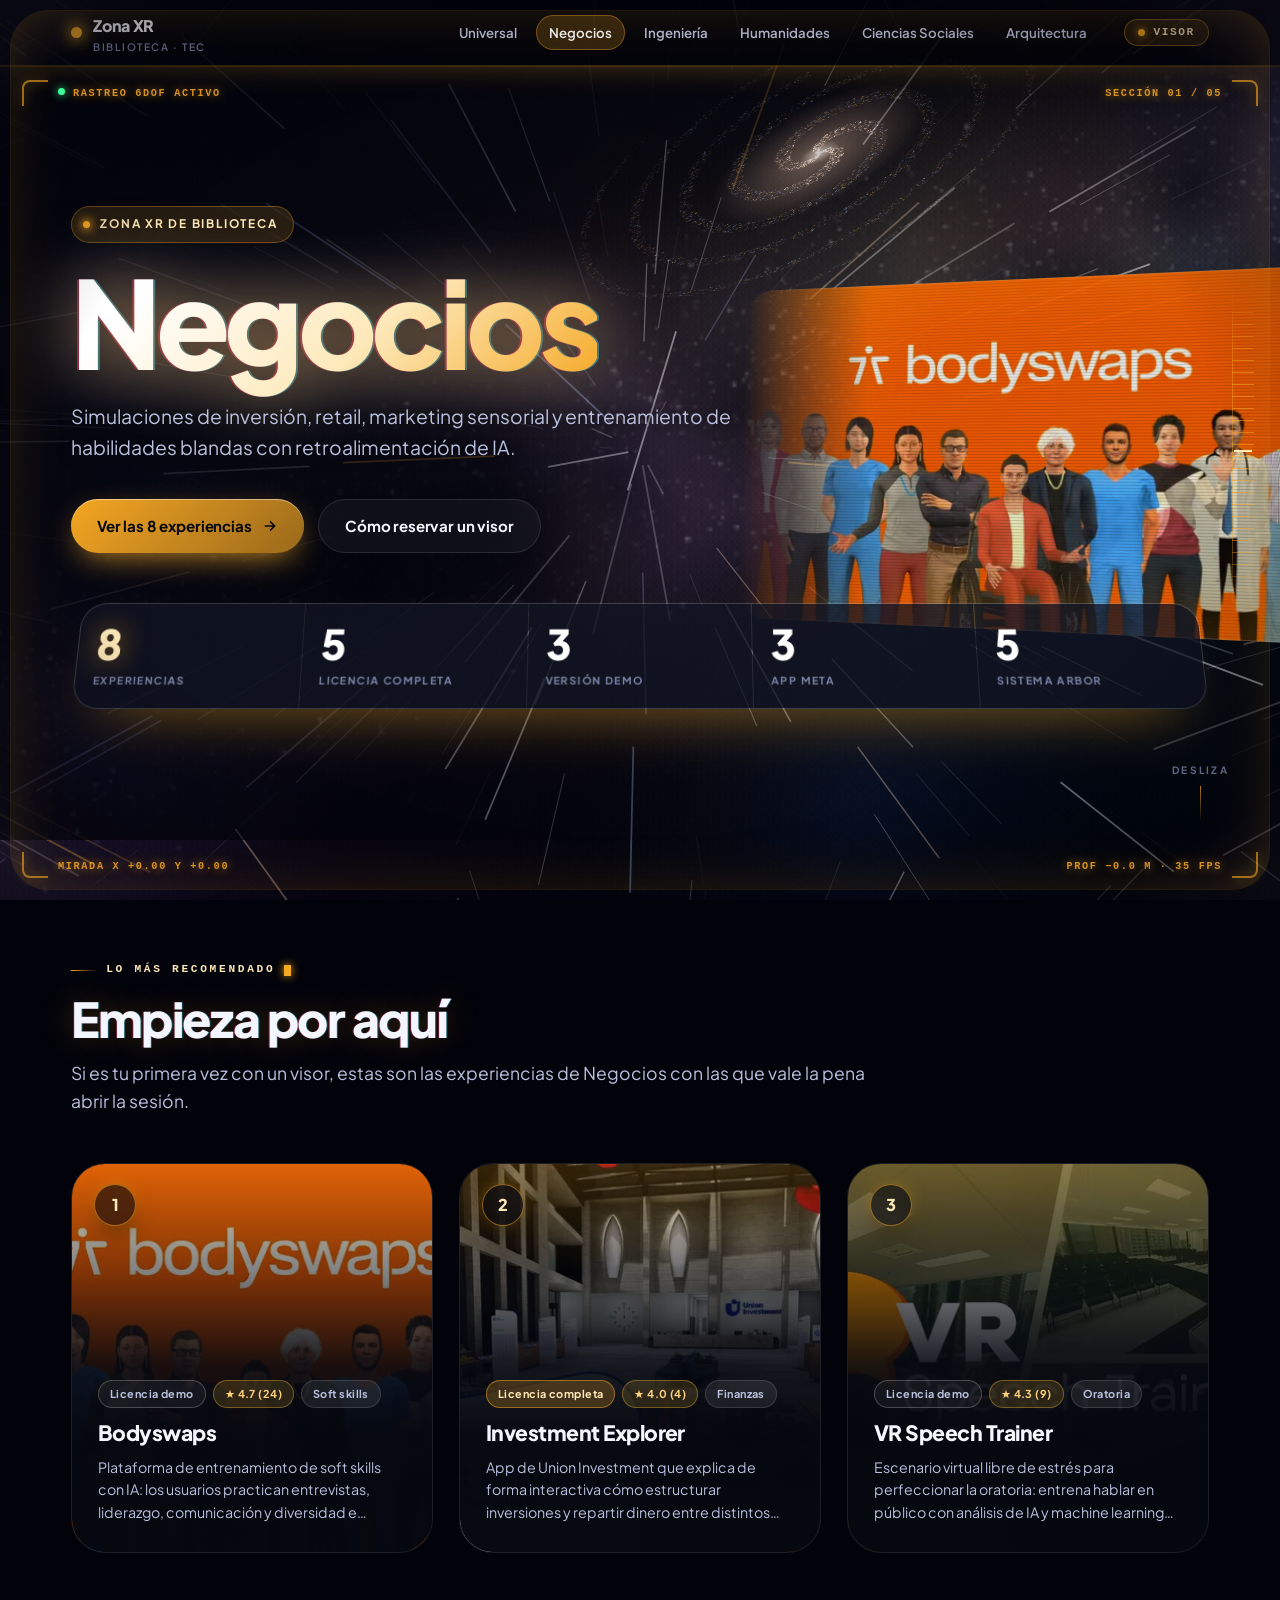
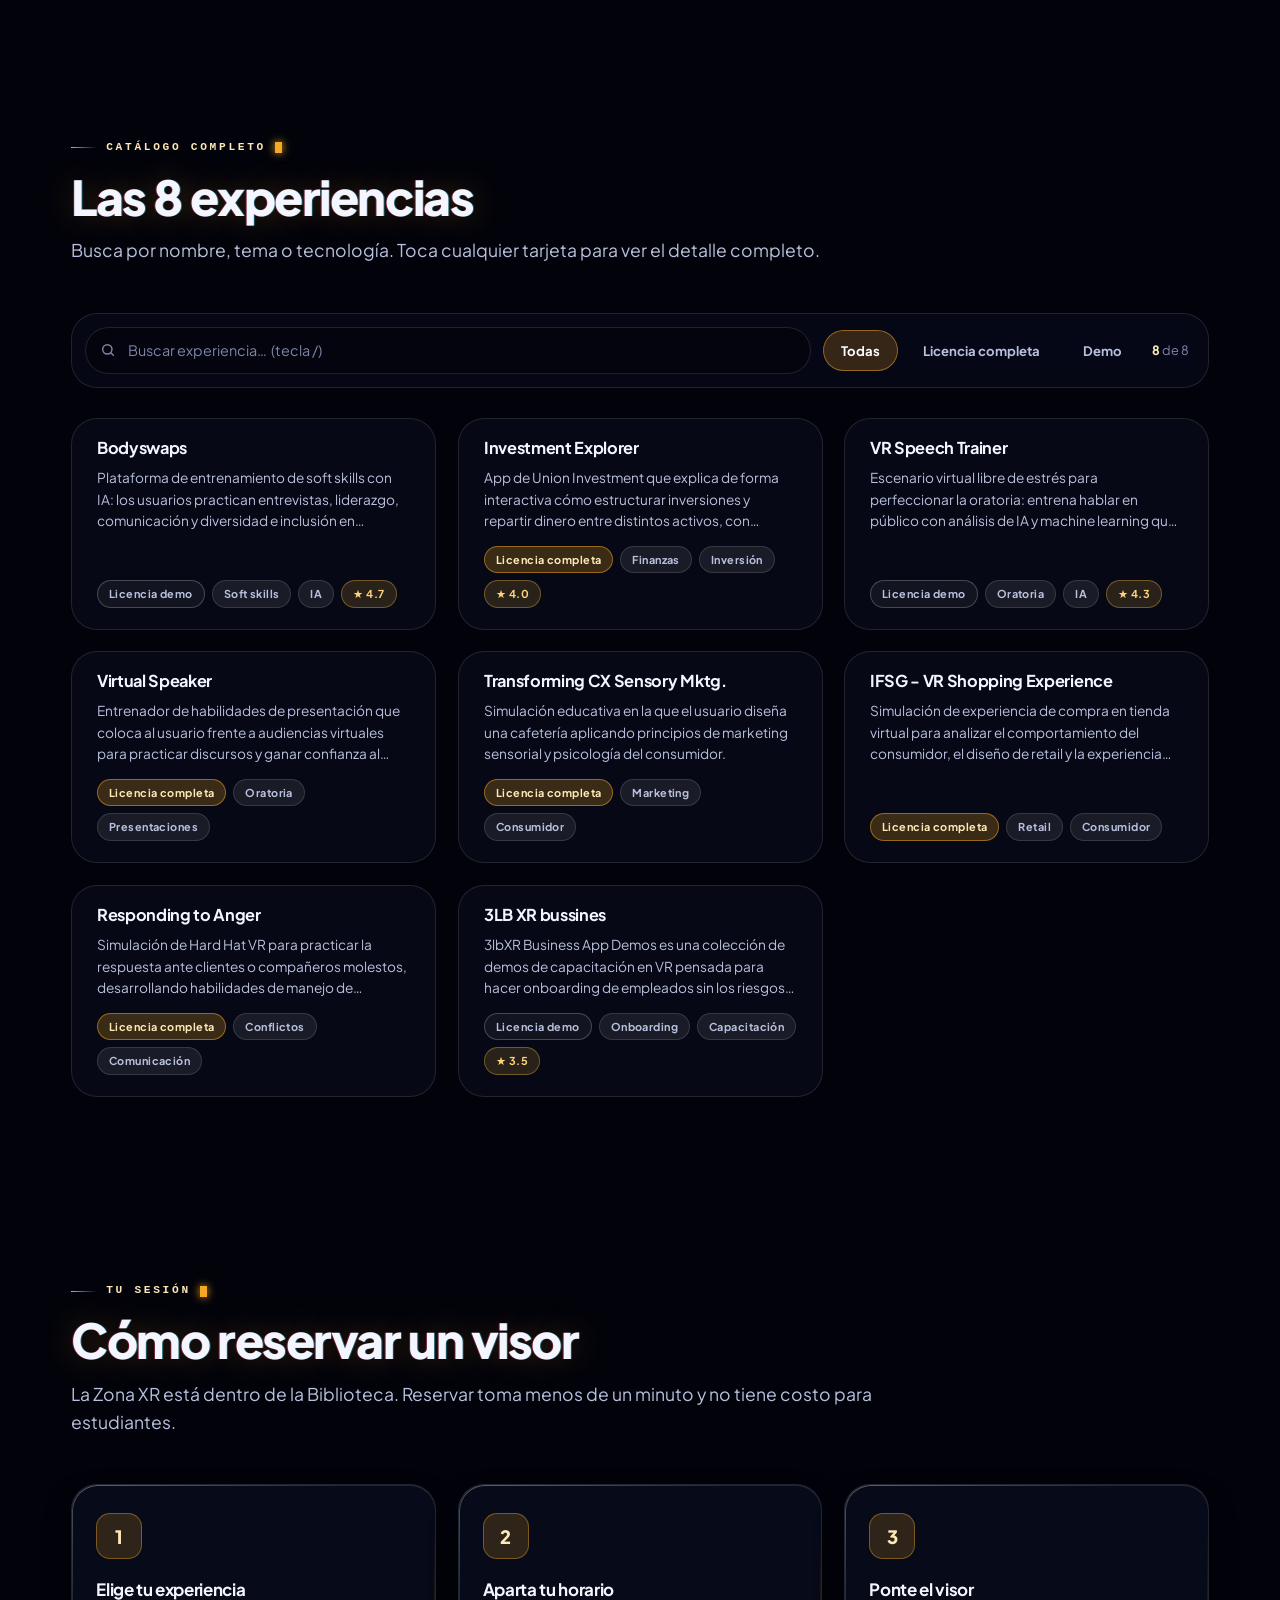
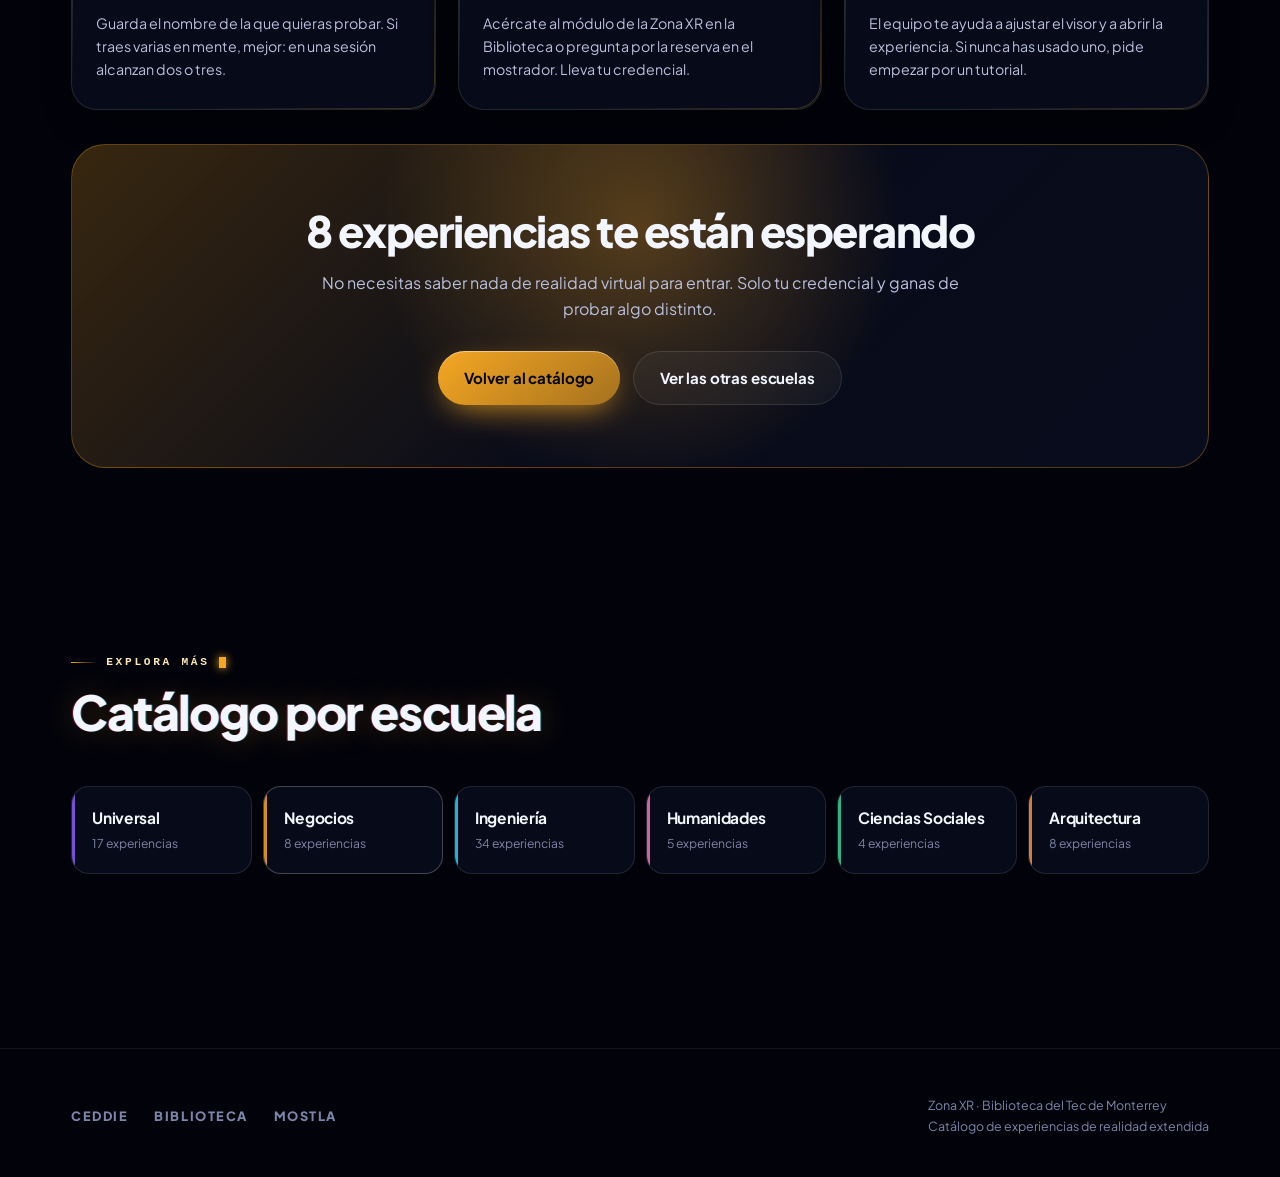
<file: negocios.html>
<!DOCTYPE html>
<html lang="es" data-escuela="negocios" class="vr">
<head>
<meta charset="utf-8">
<meta name="viewport" content="width=device-width, initial-scale=1, viewport-fit=cover">
<meta name="theme-color" content="#05070f">
<title>Zona XR · Negocios — Biblioteca Tec</title>
<meta name="description" content="8 experiencias de realidad extendida de Negocios disponibles en la Zona XR de la Biblioteca.">
<link rel="icon" href="data:image/svg+xml,%3Csvg xmlns='http://www.w3.org/2000/svg' viewBox='0 0 32 32'%3E%3Crect width='32' height='32' rx='8' fill='%23f6a723'/%3E%3Ctext x='16' y='22' font-size='16' font-family='sans-serif' font-weight='bold' text-anchor='middle' fill='%2305070f'%3EXR%3C/text%3E%3C/svg%3E">
<link rel="preconnect" href="https://fonts.googleapis.com">
<link rel="preconnect" href="https://fonts.gstatic.com" crossorigin>
<link rel="stylesheet" href="https://fonts.googleapis.com/css2?family=Plus+Jakarta+Sans:wght@400;500;600;700;800&display=swap">
<link rel="stylesheet" href="assets/css/zonaxr.css">
<link rel="stylesheet" href="assets/css/zonaxr-vr.css">
</head>
<body>
<div class="atmos"></div><div class="stars" aria-hidden="true"></div>
<header class="topbar">
  <div class="wrap">
    <a class="brand" href="index.html">
      <span class="dot"></span>
      <span>Zona XR<small>Biblioteca · Tec</small></span>
    </a>
    <nav class="topnav" aria-label="Escuelas"><a href="universal.html">Universal</a><a href="negocios.html" class='active'>Negocios</a><a href="ingenieria.html">Ingeniería</a><a href="humanidades.html">Humanidades</a><a href="ciencias-sociales.html">Ciencias Sociales</a><a href="arquitectura.html">Arquitectura</a></nav>
  </div>
</header>

<main>

<section class="hero">
  <div class="hero-bg" style="background-image:url('assets/img/bodyswaps.webp')"></div>
  <div class="hero-video" data-yt="2JII41NSOk4" data-start="3" data-title="Bodyswaps · tráiler oficial"></div>
  <div class="hero-veil"></div>
  <div class="wrap">
    <span class="hero-tag"><span class="dot"></span>Zona XR de Biblioteca</span>
    <h1><span class="glow">Negocios</span></h1>
    <p class="hero-lead">Simulaciones de inversión, retail, marketing sensorial y entrenamiento de habilidades blandas con retroalimentación de IA.</p>
    <div class="hero-cta">
      <a class="btn btn-primary" href="#catalogo">Ver las 8 experiencias
        <svg width="16" height="16" viewBox="0 0 24 24" fill="none" stroke="currentColor" stroke-width="2.6" stroke-linecap="round" stroke-linejoin="round"><path d="M5 12h14M13 6l6 6-6 6"/></svg>
      </a>
      <a class="btn btn-ghost" href="#reservar">Cómo reservar un visor</a>
    </div>
    <div class="stats"><div class="stat is-hero"><b data-count="8">8</b><span>Experiencias</span></div><div class="stat "><b data-count="5">5</b><span>Licencia completa</span></div><div class="stat "><b data-count="3">3</b><span>Versión demo</span></div><div class="stat "><b data-count="3">3</b><span>App Meta</span></div><div class="stat "><b data-count="5">5</b><span>Sistema Arbor</span></div></div>
  </div>
  <div class="scroll-hint"><span>Desliza</span><i></i></div>
</section>

<section class="pad">
  <div class="wrap">
    <div class="sec-head reveal">
      <span class="eyebrow">Lo más recomendado</span>
      <h2 class="sec-title">Empieza por aquí</h2>
      <p class="sec-sub">Si es tu primera vez con un visor, estas son las experiencias de Negocios con las que vale la pena abrir la sesión.</p>
    </div>
    <div class="top-grid"><div class="top-card reveal" role="button" tabindex="0"
  data-name="Bodyswaps" data-desc="Plataforma de entrenamiento de soft skills con IA: los usuarios practican entrevistas, liderazgo, comunicación y diversidad e inclusión en simulaciones con avatares y reciben retroalimentación personalizada." data-img="assets/img/bodyswaps.webp"
  data-lic="demo" data-tags="Soft skills|IA"
  data-escuela="Negocios" data-rating="4.7"
  data-reviews="24" data-store="https://www.meta.com/experiences/3714188128706579">
  <span class="shot" style="background-image:url('assets/img/bodyswaps.webp')"></span>
  <span class="rank">1</span>
  <div class="chips"><span class="chip lic-demo">Licencia demo</span><span class="chip rating">★ 4.7 (24)</span><span class="chip">Soft skills</span></div>
  <h3>Bodyswaps</h3>
  <p>Plataforma de entrenamiento de soft skills con IA: los usuarios practican entrevistas, liderazgo, comunicación y diversidad e inclusión en simulaciones con avatares y reciben retroalimentación personalizada.</p>
</div><div class="top-card reveal" role="button" tabindex="0"
  data-name="Investment Explorer" data-desc="App de Union Investment que explica de forma interactiva cómo estructurar inversiones y repartir dinero entre distintos activos, con retroalimentación sobre las decisiones tomadas." data-img="assets/img/investment-explorer.webp"
  data-lic="completa" data-tags="Finanzas|Inversión"
  data-escuela="Negocios" data-rating="4.0"
  data-reviews="4" data-store="https://www.meta.com/experiences/7204681752992920">
  <span class="shot" style="background-image:url('assets/img/investment-explorer.webp')"></span>
  <span class="rank">2</span>
  <div class="chips"><span class="chip lic-completa">Licencia completa</span><span class="chip rating">★ 4.0 (4)</span><span class="chip">Finanzas</span></div>
  <h3>Investment Explorer</h3>
  <p>App de Union Investment que explica de forma interactiva cómo estructurar inversiones y repartir dinero entre distintos activos, con retroalimentación sobre las decisiones tomadas.</p>
</div><div class="top-card reveal" role="button" tabindex="0"
  data-name="VR Speech Trainer" data-desc="Escenario virtual libre de estrés para perfeccionar la oratoria: entrena hablar en público con análisis de IA y machine learning que brinda retroalimentación personalizada." data-img="assets/img/vr-speech-trainer.webp"
  data-lic="demo" data-tags="Oratoria|IA"
  data-escuela="Negocios" data-rating="4.3"
  data-reviews="9" data-store="https://www.meta.com/experiences/4620877591270464">
  <span class="shot" style="background-image:url('assets/img/vr-speech-trainer.webp')"></span>
  <span class="rank">3</span>
  <div class="chips"><span class="chip lic-demo">Licencia demo</span><span class="chip rating">★ 4.3 (9)</span><span class="chip">Oratoria</span></div>
  <h3>VR Speech Trainer</h3>
  <p>Escenario virtual libre de estrés para perfeccionar la oratoria: entrena hablar en público con análisis de IA y machine learning que brinda retroalimentación personalizada.</p>
</div></div>
  </div>
</section>

<section class="pad-sm" id="catalogo">
  <div class="wrap">
    <div class="sec-head reveal">
      <span class="eyebrow">Catálogo completo</span>
      <h2 class="sec-title">Las 8 experiencias</h2>
      <p class="sec-sub">Busca por nombre, tema o tecnología. Toca cualquier tarjeta para ver el detalle completo.</p>
    </div>

    <div class="controls">
      <div class="search">
        <svg viewBox="0 0 24 24" fill="none" stroke="currentColor" stroke-width="2.2" stroke-linecap="round"><circle cx="11" cy="11" r="7"/><path d="m20 20-3.5-3.5"/></svg>
        <input id="q" type="search" placeholder="Buscar experiencia…  (tecla /)" aria-label="Buscar experiencia">
      </div>
      <div class="filters" role="group" aria-label="Filtrar por licencia">
        <button data-filter="todas" aria-pressed="true">Todas</button>
        <button data-filter="completa" aria-pressed="false">Licencia completa</button>
        <button data-filter="demo" aria-pressed="false">Demo</button>
      </div>
      <span class="count" id="count"></span>
    </div>

    <div class="grid" id="grid"><button class="card reveal" data-lic="demo"
  data-search="Bodyswaps Plataforma de entrenamiento de soft skills con IA: los usuarios practican entrevistas, liderazgo, comunicación y diversidad e inclusión en simulaciones con avatares y reciben retroalimentación personalizada. Soft skills IA" data-name="Bodyswaps" data-desc="Plataforma de entrenamiento de soft skills con IA: los usuarios practican entrevistas, liderazgo, comunicación y diversidad e inclusión en simulaciones con avatares y reciben retroalimentación personalizada."
  data-img="assets/img/bodyswaps.webp" data-lic2="demo" data-tags="Soft skills|IA"
  data-escuela="Negocios" data-rating="4.7"
  data-reviews="24" data-store="https://www.meta.com/experiences/3714188128706579">
  <span class="spot"></span>
  <span class="shot" style="background-image:url('assets/img/bodyswaps.webp')"></span>
  <span class="card-body">
    <h3>Bodyswaps</h3>
    <p>Plataforma de entrenamiento de soft skills con IA: los usuarios practican entrevistas, liderazgo, comunicación y diversidad e inclusión en simulaciones con avatares y reciben retroalimentación personalizada.</p>
    <span class="chips"><span class="chip lic-demo">Licencia demo</span><span class="chip">Soft skills</span><span class="chip">IA</span><span class="chip rating">★ 4.7</span></span>
  </span>
</button><button class="card reveal" data-lic="completa"
  data-search="Investment Explorer App de Union Investment que explica de forma interactiva cómo estructurar inversiones y repartir dinero entre distintos activos, con retroalimentación sobre las decisiones tomadas. Finanzas Inversión" data-name="Investment Explorer" data-desc="App de Union Investment que explica de forma interactiva cómo estructurar inversiones y repartir dinero entre distintos activos, con retroalimentación sobre las decisiones tomadas."
  data-img="assets/img/investment-explorer.webp" data-lic2="completa" data-tags="Finanzas|Inversión"
  data-escuela="Negocios" data-rating="4.0"
  data-reviews="4" data-store="https://www.meta.com/experiences/7204681752992920">
  <span class="spot"></span>
  <span class="shot" style="background-image:url('assets/img/investment-explorer.webp')"></span>
  <span class="card-body">
    <h3>Investment Explorer</h3>
    <p>App de Union Investment que explica de forma interactiva cómo estructurar inversiones y repartir dinero entre distintos activos, con retroalimentación sobre las decisiones tomadas.</p>
    <span class="chips"><span class="chip lic-completa">Licencia completa</span><span class="chip">Finanzas</span><span class="chip">Inversión</span><span class="chip rating">★ 4.0</span></span>
  </span>
</button><button class="card reveal" data-lic="demo"
  data-search="VR Speech Trainer Escenario virtual libre de estrés para perfeccionar la oratoria: entrena hablar en público con análisis de IA y machine learning que brinda retroalimentación personalizada. Oratoria IA" data-name="VR Speech Trainer" data-desc="Escenario virtual libre de estrés para perfeccionar la oratoria: entrena hablar en público con análisis de IA y machine learning que brinda retroalimentación personalizada."
  data-img="assets/img/vr-speech-trainer.webp" data-lic2="demo" data-tags="Oratoria|IA"
  data-escuela="Negocios" data-rating="4.3"
  data-reviews="9" data-store="https://www.meta.com/experiences/4620877591270464">
  <span class="spot"></span>
  <span class="shot" style="background-image:url('assets/img/vr-speech-trainer.webp')"></span>
  <span class="card-body">
    <h3>VR Speech Trainer</h3>
    <p>Escenario virtual libre de estrés para perfeccionar la oratoria: entrena hablar en público con análisis de IA y machine learning que brinda retroalimentación personalizada.</p>
    <span class="chips"><span class="chip lic-demo">Licencia demo</span><span class="chip">Oratoria</span><span class="chip">IA</span><span class="chip rating">★ 4.3</span></span>
  </span>
</button><button class="card reveal" data-lic="completa"
  data-search="Virtual Speaker Entrenador de habilidades de presentación que coloca al usuario frente a audiencias virtuales para practicar discursos y ganar confianza al hablar en público. Oratoria Presentaciones" data-name="Virtual Speaker" data-desc="Entrenador de habilidades de presentación que coloca al usuario frente a audiencias virtuales para practicar discursos y ganar confianza al hablar en público."
  data-img="assets/img/virtual-speaker.webp" data-lic2="completa" data-tags="Oratoria|Presentaciones"
  data-escuela="Negocios" data-rating=""
  data-reviews="" data-store="">
  <span class="spot"></span>
  <span class="shot" style="background-image:url('assets/img/virtual-speaker.webp')"></span>
  <span class="card-body">
    <h3>Virtual Speaker</h3>
    <p>Entrenador de habilidades de presentación que coloca al usuario frente a audiencias virtuales para practicar discursos y ganar confianza al hablar en público.</p>
    <span class="chips"><span class="chip lic-completa">Licencia completa</span><span class="chip">Oratoria</span><span class="chip">Presentaciones</span></span>
  </span>
</button><button class="card reveal" data-lic="completa"
  data-search="Transforming CX Sensory Mktg. Simulación educativa en la que el usuario diseña una cafetería aplicando principios de marketing sensorial y psicología del consumidor. Marketing Consumidor" data-name="Transforming CX Sensory Mktg." data-desc="Simulación educativa en la que el usuario diseña una cafetería aplicando principios de marketing sensorial y psicología del consumidor."
  data-img="assets/img/transforming-cx-sensory-mktg.webp" data-lic2="completa" data-tags="Marketing|Consumidor"
  data-escuela="Negocios" data-rating=""
  data-reviews="" data-store="https://www.meta.com/experiences/1426455972244226">
  <span class="spot"></span>
  <span class="shot" style="background-image:url('assets/img/transforming-cx-sensory-mktg.webp')"></span>
  <span class="card-body">
    <h3>Transforming CX Sensory Mktg.</h3>
    <p>Simulación educativa en la que el usuario diseña una cafetería aplicando principios de marketing sensorial y psicología del consumidor.</p>
    <span class="chips"><span class="chip lic-completa">Licencia completa</span><span class="chip">Marketing</span><span class="chip">Consumidor</span></span>
  </span>
</button><button class="card reveal" data-lic="completa"
  data-search="IFSG - VR Shopping Experience Simulación de experiencia de compra en tienda virtual para analizar el comportamiento del consumidor, el diseño de retail y la experiencia del cliente. Retail Consumidor" data-name="IFSG - VR Shopping Experience" data-desc="Simulación de experiencia de compra en tienda virtual para analizar el comportamiento del consumidor, el diseño de retail y la experiencia del cliente."
  data-img="assets/img/ifsg-vr-shopping-experience.webp" data-lic2="completa" data-tags="Retail|Consumidor"
  data-escuela="Negocios" data-rating=""
  data-reviews="" data-store="">
  <span class="spot"></span>
  <span class="shot" style="background-image:url('assets/img/ifsg-vr-shopping-experience.webp')"></span>
  <span class="card-body">
    <h3>IFSG - VR Shopping Experience</h3>
    <p>Simulación de experiencia de compra en tienda virtual para analizar el comportamiento del consumidor, el diseño de retail y la experiencia del cliente.</p>
    <span class="chips"><span class="chip lic-completa">Licencia completa</span><span class="chip">Retail</span><span class="chip">Consumidor</span></span>
  </span>
</button><button class="card reveal" data-lic="completa"
  data-search="Responding to Anger Simulación de Hard Hat VR para practicar la respuesta ante clientes o compañeros molestos, desarrollando habilidades de manejo de conflictos y comunicación en el entorno laboral. Conflictos Comunicación" data-name="Responding to Anger" data-desc="Simulación de Hard Hat VR para practicar la respuesta ante clientes o compañeros molestos, desarrollando habilidades de manejo de conflictos y comunicación en el entorno laboral."
  data-img="assets/img/responding-to-anger.webp" data-lic2="completa" data-tags="Conflictos|Comunicación"
  data-escuela="Negocios" data-rating=""
  data-reviews="" data-store="">
  <span class="spot"></span>
  <span class="shot" style="background-image:url('assets/img/responding-to-anger.webp')"></span>
  <span class="card-body">
    <h3>Responding to Anger</h3>
    <p>Simulación de Hard Hat VR para practicar la respuesta ante clientes o compañeros molestos, desarrollando habilidades de manejo de conflictos y comunicación en el entorno laboral.</p>
    <span class="chips"><span class="chip lic-completa">Licencia completa</span><span class="chip">Conflictos</span><span class="chip">Comunicación</span></span>
  </span>
</button><button class="card reveal" data-lic="demo"
  data-search="3LB XR bussines 3lbXR Business App Demos es una colección de demos de capacitación en VR pensada para hacer onboarding de empleados sin los riesgos de un entorno real. Onboarding Capacitación" data-name="3LB XR bussines" data-desc="3lbXR Business App Demos es una colección de demos de capacitación en VR pensada para hacer onboarding de empleados sin los riesgos de un entorno real."
  data-img="assets/img/3lb-xr-bussines.webp" data-lic2="demo" data-tags="Onboarding|Capacitación"
  data-escuela="Negocios" data-rating="3.5"
  data-reviews="10" data-store="https://www.meta.com/experiences/4242842495744736">
  <span class="spot"></span>
  <span class="shot" style="background-image:url('assets/img/3lb-xr-bussines.webp')"></span>
  <span class="card-body">
    <h3>3LB XR bussines</h3>
    <p>3lbXR Business App Demos es una colección de demos de capacitación en VR pensada para hacer onboarding de empleados sin los riesgos de un entorno real.</p>
    <span class="chips"><span class="chip lic-demo">Licencia demo</span><span class="chip">Onboarding</span><span class="chip">Capacitación</span><span class="chip rating">★ 3.5</span></span>
  </span>
</button>
      <div class="empty" id="empty" style="display:none">
        <b>Sin resultados</b>Prueba con otra palabra o quita el filtro de licencia.
      </div>
    </div>
  </div>
</section>

<section class="pad" id="reservar">
  <div class="wrap">
    <div class="sec-head reveal">
      <span class="eyebrow">Tu sesión</span>
      <h2 class="sec-title">Cómo reservar un visor</h2>
      <p class="sec-sub">La Zona XR está dentro de la Biblioteca. Reservar toma menos de un minuto y no tiene costo para estudiantes.</p>
    </div>
    <div class="steps">
      <div class="glass step reveal"><div class="n">1</div><h4>Elige tu experiencia</h4><p>Guarda el nombre de la que quieras probar. Si traes varias en mente, mejor: en una sesión alcanzan dos o tres.</p></div>
      <div class="glass step reveal"><div class="n">2</div><h4>Aparta tu horario</h4><p>Acércate al módulo de la Zona XR en la Biblioteca o pregunta por la reserva en el mostrador. Lleva tu credencial.</p></div>
      <div class="glass step reveal"><div class="n">3</div><h4>Ponte el visor</h4><p>El equipo te ayuda a ajustar el visor y a abrir la experiencia. Si nunca has usado uno, pide empezar por un tutorial.</p></div>
    </div>

    <div class="cta-band reveal" style="margin-top:clamp(22px,3vw,34px)">
      <h2>8 experiencias te están esperando</h2>
      <p>No necesitas saber nada de realidad virtual para entrar. Solo tu credencial y ganas de probar algo distinto.</p>
      <div class="btns">
        <a class="btn btn-primary" href="#catalogo">Volver al catálogo</a>
        <a class="btn btn-ghost" href="index.html">Ver las otras escuelas</a>
      </div>
    </div>
  </div>
</section>

<section class="pad-sm">
  <div class="wrap">
    <div class="sec-head reveal">
      <span class="eyebrow">Explora más</span>
      <h2 class="sec-title">Catálogo por escuela</h2>
    </div>
    <div class="school-nav"><a href="universal.html" style="--c:#8b5cf6"><div class="nm">Universal</div><div class="ct">17 experiencias</div></a><a href="negocios.html" style="--c:#f6a723" aria-current="page"><div class="nm">Negocios</div><div class="ct">8 experiencias</div></a><a href="ingenieria.html" style="--c:#22d3ee"><div class="nm">Ingeniería</div><div class="ct">34 experiencias</div></a><a href="humanidades.html" style="--c:#f472b6"><div class="nm">Humanidades</div><div class="ct">5 experiencias</div></a><a href="ciencias-sociales.html" style="--c:#34d399"><div class="nm">Ciencias Sociales</div><div class="ct">4 experiencias</div></a><a href="arquitectura.html" style="--c:#fb923c"><div class="nm">Arquitectura</div><div class="ct">8 experiencias</div></a></div>
  </div>
</section>

</main>
<footer class="foot">
  <div class="wrap">
    <div class="foot-brands"><span>CEDDIE</span><span>Biblioteca</span><span>Mostla</span></div>
    <small>Zona XR · Biblioteca del Tec de Monterrey<br>Catálogo de experiencias de realidad extendida</small>
  </div>
</footer>
<div class="modal" id="modal" role="dialog" aria-modal="true" aria-labelledby="mtitle">
  <div class="modal-card">
    <button class="x-close" aria-label="Cerrar">
      <svg width="16" height="16" viewBox="0 0 24 24" fill="none" stroke="currentColor" stroke-width="2.4" stroke-linecap="round"><path d="M18 6 6 18M6 6l12 12"/></svg>
    </button>
    <div class="modal-shot"></div>
    <div class="modal-body">
      <div class="chips" data-f="chips"></div>
      <h3 id="mtitle" data-f="title"></h3>
      <p class="desc" data-f="desc"></p>
      <div class="modal-meta" data-f="meta"></div>
      <div class="modal-actions">
        <a class="btn btn-primary" href="#reservar">Reservar un visor</a>
        <a class="btn btn-ghost" data-f="store" target="_blank" rel="noopener">Ver en Meta Store ↗</a>
      </div>
    </div>
  </div>
</div>
<script src="assets/js/zonaxr.js"></script>
<script src="assets/js/zonaxr-vr.js"></script>
</body></html>
</file>
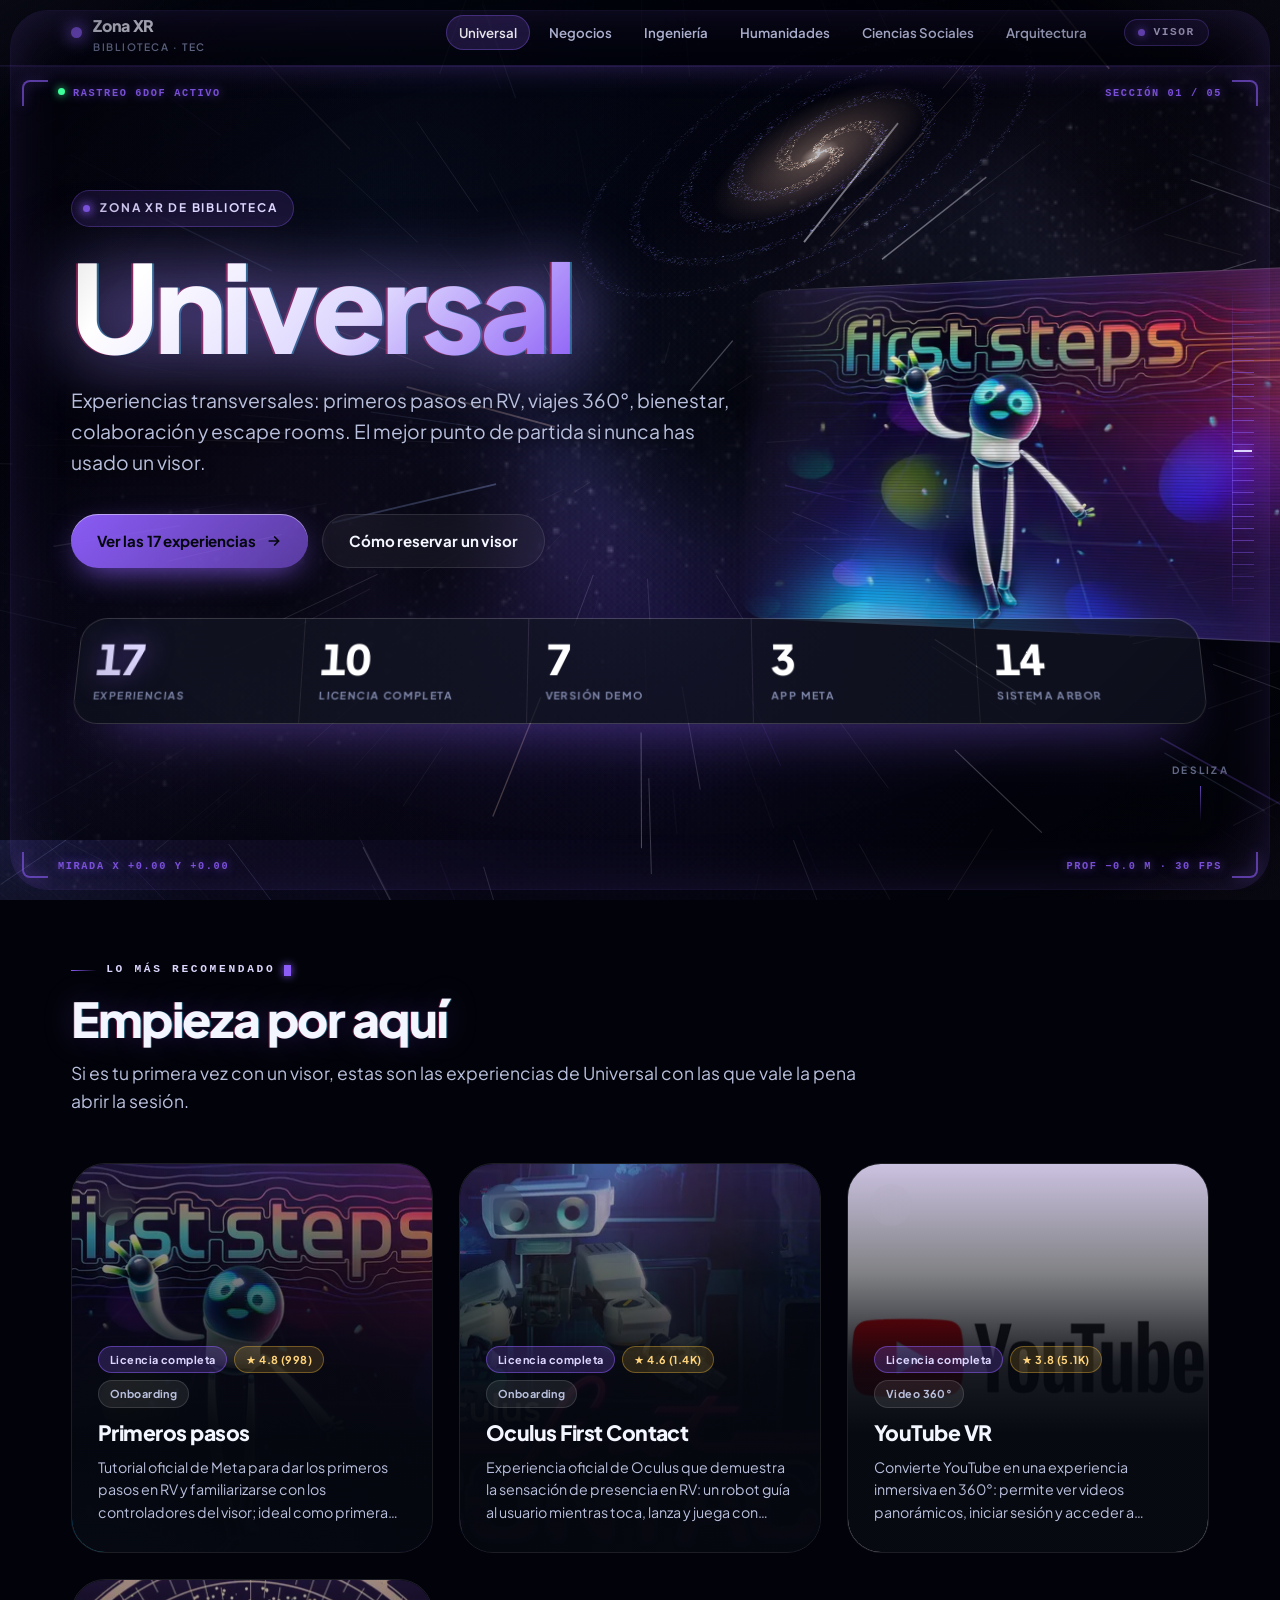
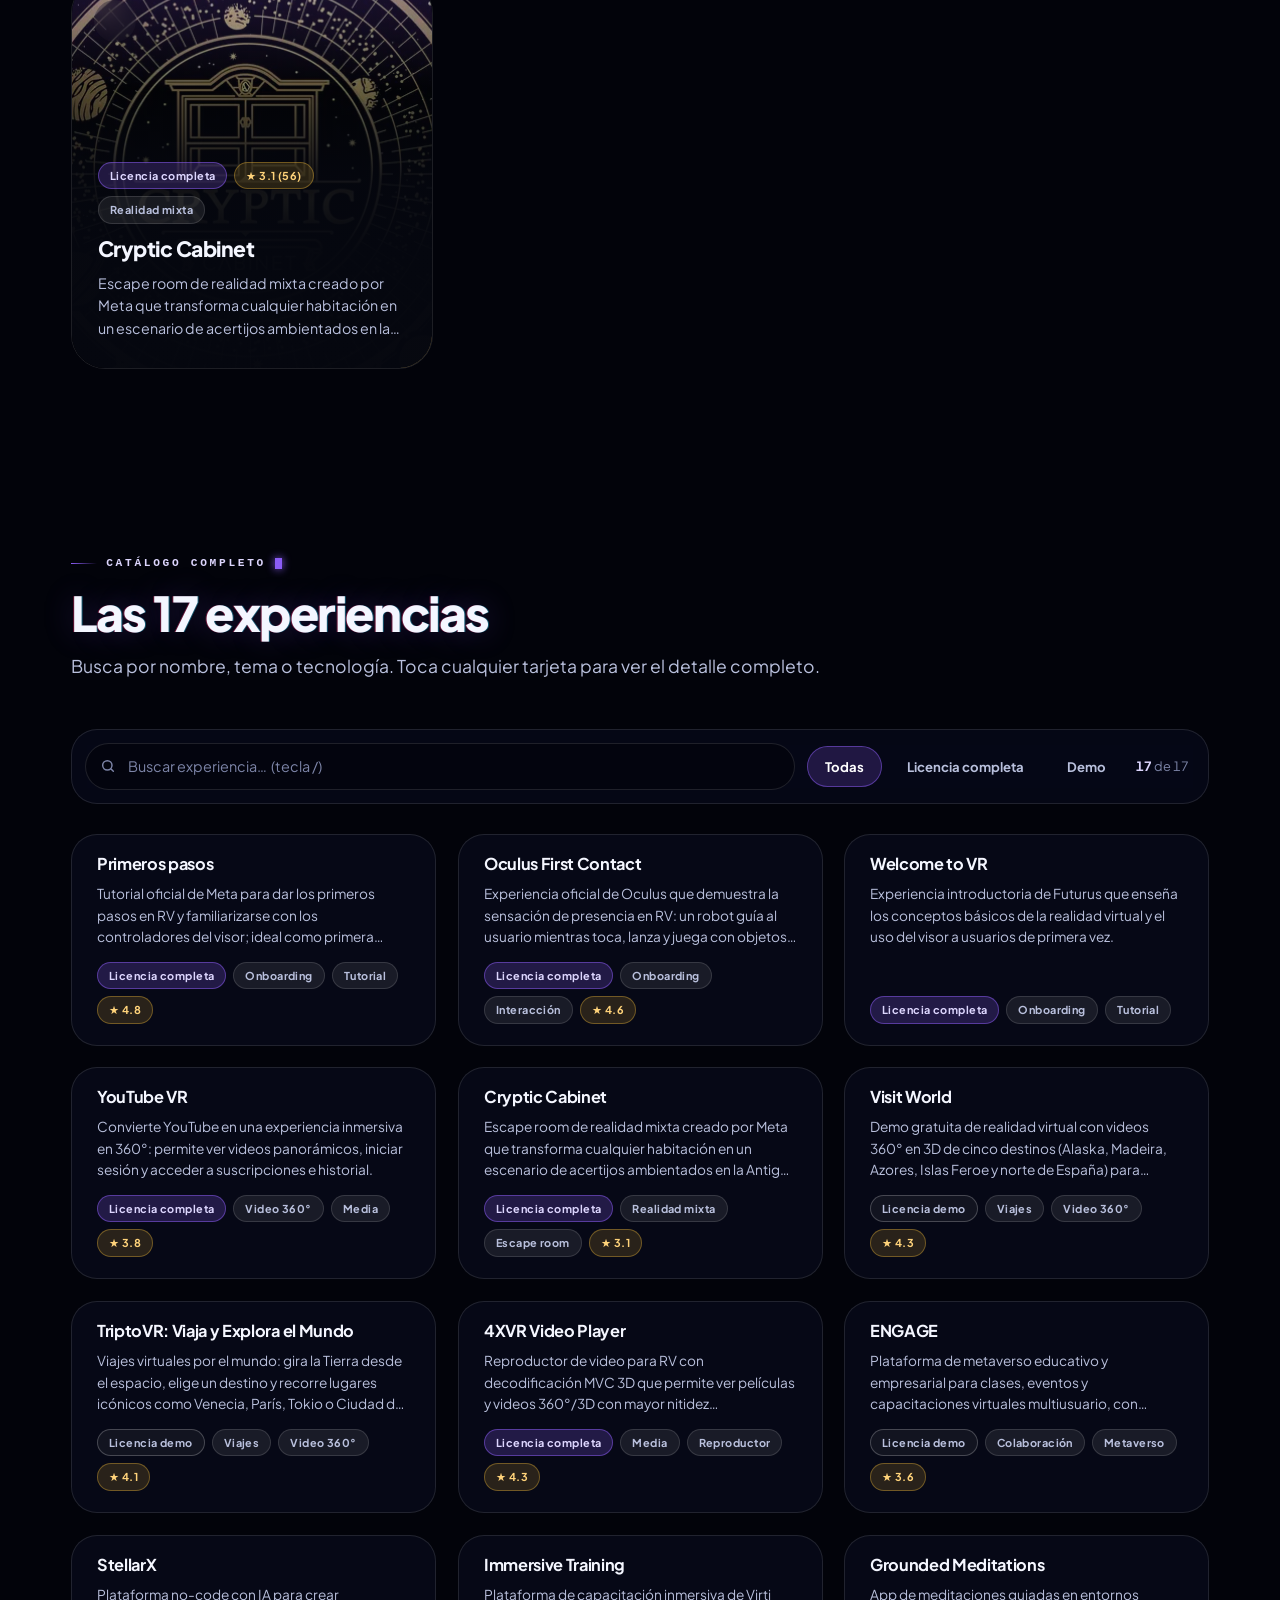
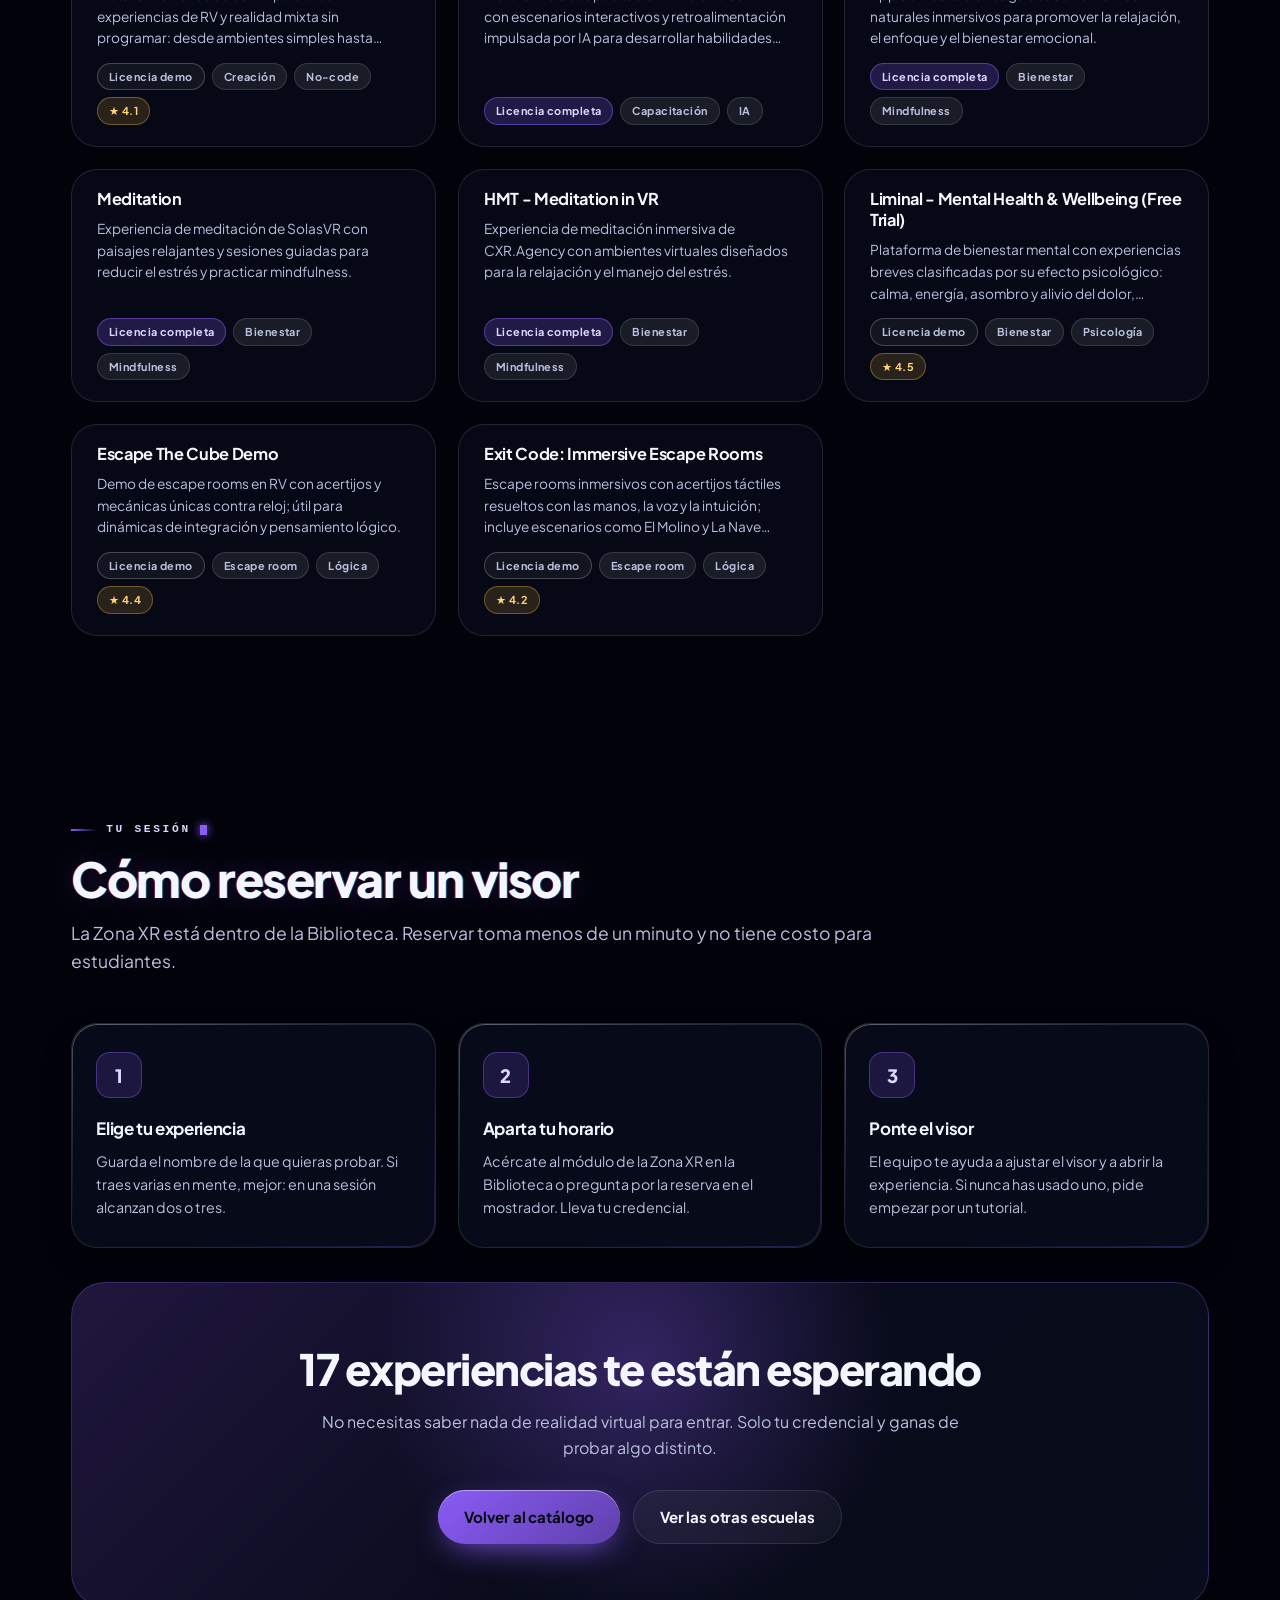
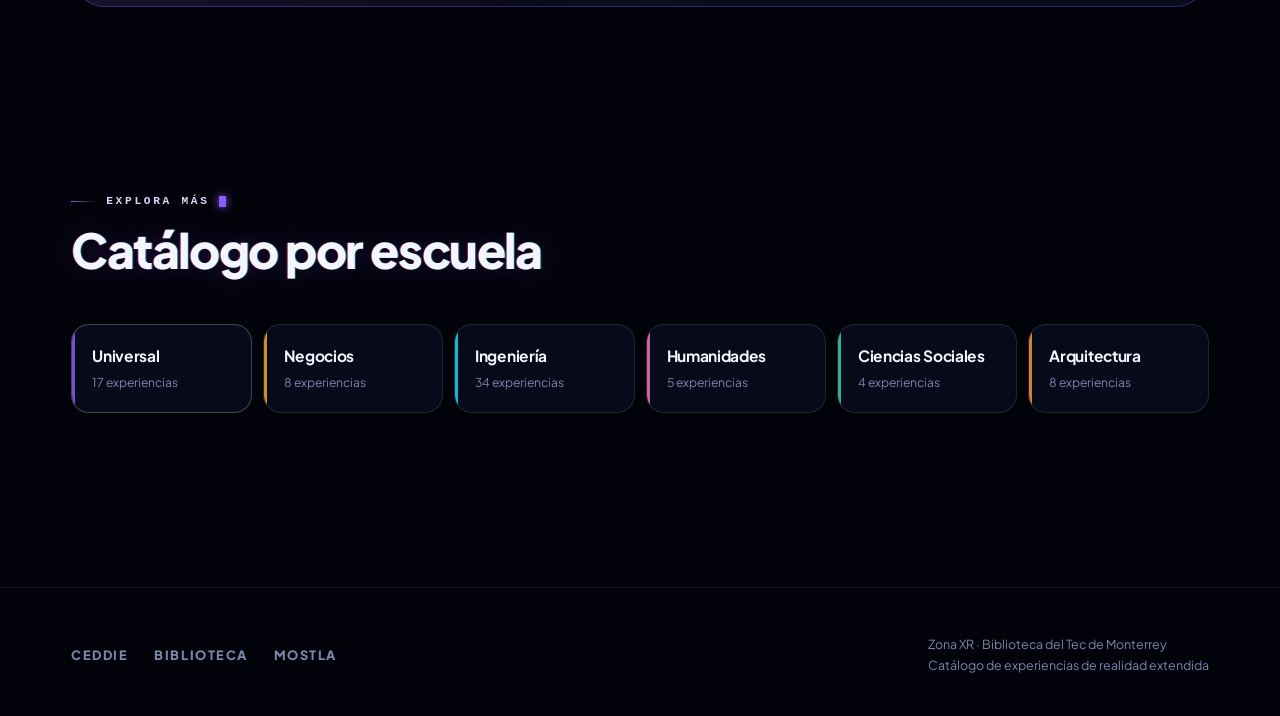
<file: universal.html>
<!DOCTYPE html>
<html lang="es" data-escuela="universal" class="vr">
<head>
<meta charset="utf-8">
<meta name="viewport" content="width=device-width, initial-scale=1, viewport-fit=cover">
<meta name="theme-color" content="#05070f">
<title>Zona XR · Universal — Biblioteca Tec</title>
<meta name="description" content="17 experiencias de realidad extendida de Universal disponibles en la Zona XR de la Biblioteca.">
<link rel="icon" href="data:image/svg+xml,%3Csvg xmlns='http://www.w3.org/2000/svg' viewBox='0 0 32 32'%3E%3Crect width='32' height='32' rx='8' fill='%238b5cf6'/%3E%3Ctext x='16' y='22' font-size='16' font-family='sans-serif' font-weight='bold' text-anchor='middle' fill='%2305070f'%3EXR%3C/text%3E%3C/svg%3E">
<link rel="preconnect" href="https://fonts.googleapis.com">
<link rel="preconnect" href="https://fonts.gstatic.com" crossorigin>
<link rel="stylesheet" href="https://fonts.googleapis.com/css2?family=Plus+Jakarta+Sans:wght@400;500;600;700;800&display=swap">
<link rel="stylesheet" href="assets/css/zonaxr.css">
<link rel="stylesheet" href="assets/css/zonaxr-vr.css">
</head>
<body>
<div class="atmos"></div><div class="stars" aria-hidden="true"></div>
<header class="topbar">
  <div class="wrap">
    <a class="brand" href="index.html">
      <span class="dot"></span>
      <span>Zona XR<small>Biblioteca · Tec</small></span>
    </a>
    <nav class="topnav" aria-label="Escuelas"><a href="universal.html" class='active'>Universal</a><a href="negocios.html">Negocios</a><a href="ingenieria.html">Ingeniería</a><a href="humanidades.html">Humanidades</a><a href="ciencias-sociales.html">Ciencias Sociales</a><a href="arquitectura.html">Arquitectura</a></nav>
  </div>
</header>

<main>

<section class="hero">
  <div class="hero-bg" style="background-image:url('assets/img/primeros-pasos.webp')"></div>
  <div class="hero-video" data-yt="bj5-6sRf4Hw" data-start="150" data-title="First Steps · gameplay (Gamotein)"></div>
  <div class="hero-veil"></div>
  <div class="wrap">
    <span class="hero-tag"><span class="dot"></span>Zona XR de Biblioteca</span>
    <h1><span class="glow">Universal</span></h1>
    <p class="hero-lead">Experiencias transversales: primeros pasos en RV, viajes 360°, bienestar, colaboración y escape rooms. El mejor punto de partida si nunca has usado un visor.</p>
    <div class="hero-cta">
      <a class="btn btn-primary" href="#catalogo">Ver las 17 experiencias
        <svg width="16" height="16" viewBox="0 0 24 24" fill="none" stroke="currentColor" stroke-width="2.6" stroke-linecap="round" stroke-linejoin="round"><path d="M5 12h14M13 6l6 6-6 6"/></svg>
      </a>
      <a class="btn btn-ghost" href="#reservar">Cómo reservar un visor</a>
    </div>
    <div class="stats"><div class="stat is-hero"><b data-count="17">17</b><span>Experiencias</span></div><div class="stat "><b data-count="10">10</b><span>Licencia completa</span></div><div class="stat "><b data-count="7">7</b><span>Versión demo</span></div><div class="stat "><b data-count="3">3</b><span>App Meta</span></div><div class="stat "><b data-count="14">14</b><span>Sistema Arbor</span></div></div>
  </div>
  <div class="scroll-hint"><span>Desliza</span><i></i></div>
</section>

<section class="pad">
  <div class="wrap">
    <div class="sec-head reveal">
      <span class="eyebrow">Lo más recomendado</span>
      <h2 class="sec-title">Empieza por aquí</h2>
      <p class="sec-sub">Si es tu primera vez con un visor, estas son las experiencias de Universal con las que vale la pena abrir la sesión.</p>
    </div>
    <div class="top-grid"><div class="top-card reveal" role="button" tabindex="0"
  data-name="Primeros pasos" data-desc="Tutorial oficial de Meta para dar los primeros pasos en RV y familiarizarse con los controladores del visor; ideal como primera experiencia de onboarding." data-img="assets/img/primeros-pasos.webp"
  data-lic="completa" data-tags="Onboarding|Tutorial"
  data-escuela="Universal" data-rating="4.8"
  data-reviews="998" data-store="https://www.meta.com/experiences/1863547050392688">
  <span class="shot" style="background-image:url('assets/img/primeros-pasos.webp')"></span>
  <span class="rank">1</span>
  <div class="chips"><span class="chip lic-completa">Licencia completa</span><span class="chip rating">★ 4.8 (998)</span><span class="chip">Onboarding</span></div>
  <h3>Primeros pasos</h3>
  <p>Tutorial oficial de Meta para dar los primeros pasos en RV y familiarizarse con los controladores del visor; ideal como primera experiencia de onboarding.</p>
</div><div class="top-card reveal" role="button" tabindex="0"
  data-name="Oculus First Contact" data-desc="Experiencia oficial de Oculus que demuestra la sensación de presencia en RV: un robot guía al usuario mientras toca, lanza y juega con objetos virtuales; excelente para introducir la tecnología." data-img="assets/img/oculus-first-contact.webp"
  data-lic="completa" data-tags="Onboarding|Interacción"
  data-escuela="Universal" data-rating="4.6"
  data-reviews="1.4K" data-store="https://www.meta.com/experiences/2188021891257542">
  <span class="shot" style="background-image:url('assets/img/oculus-first-contact.webp')"></span>
  <span class="rank">2</span>
  <div class="chips"><span class="chip lic-completa">Licencia completa</span><span class="chip rating">★ 4.6 (1.4K)</span><span class="chip">Onboarding</span></div>
  <h3>Oculus First Contact</h3>
  <p>Experiencia oficial de Oculus que demuestra la sensación de presencia en RV: un robot guía al usuario mientras toca, lanza y juega con objetos virtuales; excelente para introducir la tecnología.</p>
</div><div class="top-card reveal" role="button" tabindex="0"
  data-name="YouTube VR" data-desc="Convierte YouTube en una experiencia inmersiva en 360°: permite ver videos panorámicos, iniciar sesión y acceder a suscripciones e historial." data-img="assets/img/youtube-vr.webp"
  data-lic="completa" data-tags="Video 360°|Media"
  data-escuela="Universal" data-rating="3.8"
  data-reviews="5.1K" data-store="https://www.meta.com/experiences/2002317119880945">
  <span class="shot" style="background-image:url('assets/img/youtube-vr.webp')"></span>
  <span class="rank">3</span>
  <div class="chips"><span class="chip lic-completa">Licencia completa</span><span class="chip rating">★ 3.8 (5.1K)</span><span class="chip">Video 360°</span></div>
  <h3>YouTube VR</h3>
  <p>Convierte YouTube en una experiencia inmersiva en 360°: permite ver videos panorámicos, iniciar sesión y acceder a suscripciones e historial.</p>
</div><div class="top-card reveal" role="button" tabindex="0"
  data-name="Cryptic Cabinet" data-desc="Escape room de realidad mixta creado por Meta que transforma cualquier habitación en un escenario de acertijos ambientados en la Antigua Grecia, el Renacimiento y la era de Tesla; funciona como showcase de código abierto de tecnologías MR (Scene API, Passthrough, anclas espaciales compartidas)." data-img="assets/img/cryptic-cabinet.webp"
  data-lic="completa" data-tags="Realidad mixta|Escape room"
  data-escuela="Universal" data-rating="3.1"
  data-reviews="56" data-store="https://www.meta.com/experiences/6858450927578454">
  <span class="shot" style="background-image:url('assets/img/cryptic-cabinet.webp')"></span>
  <span class="rank">4</span>
  <div class="chips"><span class="chip lic-completa">Licencia completa</span><span class="chip rating">★ 3.1 (56)</span><span class="chip">Realidad mixta</span></div>
  <h3>Cryptic Cabinet</h3>
  <p>Escape room de realidad mixta creado por Meta que transforma cualquier habitación en un escenario de acertijos ambientados en la Antigua Grecia, el Renacimiento y la era de Tesla; funciona como showcase de código abierto de tecnologías MR (Scene API, Passthrough, anclas espaciales compartidas).</p>
</div></div>
  </div>
</section>

<section class="pad-sm" id="catalogo">
  <div class="wrap">
    <div class="sec-head reveal">
      <span class="eyebrow">Catálogo completo</span>
      <h2 class="sec-title">Las 17 experiencias</h2>
      <p class="sec-sub">Busca por nombre, tema o tecnología. Toca cualquier tarjeta para ver el detalle completo.</p>
    </div>

    <div class="controls">
      <div class="search">
        <svg viewBox="0 0 24 24" fill="none" stroke="currentColor" stroke-width="2.2" stroke-linecap="round"><circle cx="11" cy="11" r="7"/><path d="m20 20-3.5-3.5"/></svg>
        <input id="q" type="search" placeholder="Buscar experiencia…  (tecla /)" aria-label="Buscar experiencia">
      </div>
      <div class="filters" role="group" aria-label="Filtrar por licencia">
        <button data-filter="todas" aria-pressed="true">Todas</button>
        <button data-filter="completa" aria-pressed="false">Licencia completa</button>
        <button data-filter="demo" aria-pressed="false">Demo</button>
      </div>
      <span class="count" id="count"></span>
    </div>

    <div class="grid" id="grid"><button class="card reveal" data-lic="completa"
  data-search="Primeros pasos Tutorial oficial de Meta para dar los primeros pasos en RV y familiarizarse con los controladores del visor; ideal como primera experiencia de onboarding. Onboarding Tutorial" data-name="Primeros pasos" data-desc="Tutorial oficial de Meta para dar los primeros pasos en RV y familiarizarse con los controladores del visor; ideal como primera experiencia de onboarding."
  data-img="assets/img/primeros-pasos.webp" data-lic2="completa" data-tags="Onboarding|Tutorial"
  data-escuela="Universal" data-rating="4.8"
  data-reviews="998" data-store="https://www.meta.com/experiences/1863547050392688">
  <span class="spot"></span>
  <span class="shot" style="background-image:url('assets/img/primeros-pasos.webp')"></span>
  <span class="card-body">
    <h3>Primeros pasos</h3>
    <p>Tutorial oficial de Meta para dar los primeros pasos en RV y familiarizarse con los controladores del visor; ideal como primera experiencia de onboarding.</p>
    <span class="chips"><span class="chip lic-completa">Licencia completa</span><span class="chip">Onboarding</span><span class="chip">Tutorial</span><span class="chip rating">★ 4.8</span></span>
  </span>
</button><button class="card reveal" data-lic="completa"
  data-search="Oculus First Contact Experiencia oficial de Oculus que demuestra la sensación de presencia en RV: un robot guía al usuario mientras toca, lanza y juega con objetos virtuales; excelente para introducir la tecnología. Onboarding Interacción" data-name="Oculus First Contact" data-desc="Experiencia oficial de Oculus que demuestra la sensación de presencia en RV: un robot guía al usuario mientras toca, lanza y juega con objetos virtuales; excelente para introducir la tecnología."
  data-img="assets/img/oculus-first-contact.webp" data-lic2="completa" data-tags="Onboarding|Interacción"
  data-escuela="Universal" data-rating="4.6"
  data-reviews="1.4K" data-store="https://www.meta.com/experiences/2188021891257542">
  <span class="spot"></span>
  <span class="shot" style="background-image:url('assets/img/oculus-first-contact.webp')"></span>
  <span class="card-body">
    <h3>Oculus First Contact</h3>
    <p>Experiencia oficial de Oculus que demuestra la sensación de presencia en RV: un robot guía al usuario mientras toca, lanza y juega con objetos virtuales; excelente para introducir la tecnología.</p>
    <span class="chips"><span class="chip lic-completa">Licencia completa</span><span class="chip">Onboarding</span><span class="chip">Interacción</span><span class="chip rating">★ 4.6</span></span>
  </span>
</button><button class="card reveal" data-lic="completa"
  data-search="Welcome to VR Experiencia introductoria de Futurus que enseña los conceptos básicos de la realidad virtual y el uso del visor a usuarios de primera vez. Onboarding Tutorial" data-name="Welcome to VR" data-desc="Experiencia introductoria de Futurus que enseña los conceptos básicos de la realidad virtual y el uso del visor a usuarios de primera vez."
  data-img="assets/img/welcome-to-vr.webp" data-lic2="completa" data-tags="Onboarding|Tutorial"
  data-escuela="Universal" data-rating=""
  data-reviews="" data-store="">
  <span class="spot"></span>
  <span class="shot" style="background-image:url('assets/img/welcome-to-vr.webp')"></span>
  <span class="card-body">
    <h3>Welcome to VR</h3>
    <p>Experiencia introductoria de Futurus que enseña los conceptos básicos de la realidad virtual y el uso del visor a usuarios de primera vez.</p>
    <span class="chips"><span class="chip lic-completa">Licencia completa</span><span class="chip">Onboarding</span><span class="chip">Tutorial</span></span>
  </span>
</button><button class="card reveal" data-lic="completa"
  data-search="YouTube VR Convierte YouTube en una experiencia inmersiva en 360°: permite ver videos panorámicos, iniciar sesión y acceder a suscripciones e historial. Video 360° Media" data-name="YouTube VR" data-desc="Convierte YouTube en una experiencia inmersiva en 360°: permite ver videos panorámicos, iniciar sesión y acceder a suscripciones e historial."
  data-img="assets/img/youtube-vr.webp" data-lic2="completa" data-tags="Video 360°|Media"
  data-escuela="Universal" data-rating="3.8"
  data-reviews="5.1K" data-store="https://www.meta.com/experiences/2002317119880945">
  <span class="spot"></span>
  <span class="shot" style="background-image:url('assets/img/youtube-vr.webp')"></span>
  <span class="card-body">
    <h3>YouTube VR</h3>
    <p>Convierte YouTube en una experiencia inmersiva en 360°: permite ver videos panorámicos, iniciar sesión y acceder a suscripciones e historial.</p>
    <span class="chips"><span class="chip lic-completa">Licencia completa</span><span class="chip">Video 360°</span><span class="chip">Media</span><span class="chip rating">★ 3.8</span></span>
  </span>
</button><button class="card reveal" data-lic="completa"
  data-search="Cryptic Cabinet Escape room de realidad mixta creado por Meta que transforma cualquier habitación en un escenario de acertijos ambientados en la Antigua Grecia, el Renacimiento y la era de Tesla; funciona como showcase de código abierto de tecnologías MR (Scene API, Passthrough, anclas espaciales compartidas). Realidad mixta Escape room" data-name="Cryptic Cabinet" data-desc="Escape room de realidad mixta creado por Meta que transforma cualquier habitación en un escenario de acertijos ambientados en la Antigua Grecia, el Renacimiento y la era de Tesla; funciona como showcase de código abierto de tecnologías MR (Scene API, Passthrough, anclas espaciales compartidas)."
  data-img="assets/img/cryptic-cabinet.webp" data-lic2="completa" data-tags="Realidad mixta|Escape room"
  data-escuela="Universal" data-rating="3.1"
  data-reviews="56" data-store="https://www.meta.com/experiences/6858450927578454">
  <span class="spot"></span>
  <span class="shot" style="background-image:url('assets/img/cryptic-cabinet.webp')"></span>
  <span class="card-body">
    <h3>Cryptic Cabinet</h3>
    <p>Escape room de realidad mixta creado por Meta que transforma cualquier habitación en un escenario de acertijos ambientados en la Antigua Grecia, el Renacimiento y la era de Tesla; funciona como showcase de código abierto de tecnologías MR (Scene API, Passthrough, anclas espaciales compartidas).</p>
    <span class="chips"><span class="chip lic-completa">Licencia completa</span><span class="chip">Realidad mixta</span><span class="chip">Escape room</span><span class="chip rating">★ 3.1</span></span>
  </span>
</button><button class="card reveal" data-lic="demo"
  data-search="Visit World Demo gratuita de realidad virtual con videos 360° en 3D de cinco destinos (Alaska, Madeira, Azores, Islas Feroe y norte de España) para conocer paisajes icónicos desde el visor. Viajes Video 360°" data-name="Visit World" data-desc="Demo gratuita de realidad virtual con videos 360° en 3D de cinco destinos (Alaska, Madeira, Azores, Islas Feroe y norte de España) para conocer paisajes icónicos desde el visor."
  data-img="assets/img/visit-world.webp" data-lic2="demo" data-tags="Viajes|Video 360°"
  data-escuela="Universal" data-rating="4.3"
  data-reviews="17" data-store="https://www.meta.com/experiences/24958362107126414">
  <span class="spot"></span>
  <span class="shot" style="background-image:url('assets/img/visit-world.webp')"></span>
  <span class="card-body">
    <h3>Visit World</h3>
    <p>Demo gratuita de realidad virtual con videos 360° en 3D de cinco destinos (Alaska, Madeira, Azores, Islas Feroe y norte de España) para conocer paisajes icónicos desde el visor.</p>
    <span class="chips"><span class="chip lic-demo">Licencia demo</span><span class="chip">Viajes</span><span class="chip">Video 360°</span><span class="chip rating">★ 4.3</span></span>
  </span>
</button><button class="card reveal" data-lic="demo"
  data-search="TriptoVR: Viaja y Explora el Mundo Viajes virtuales por el mundo: gira la Tierra desde el espacio, elige un destino y recorre lugares icónicos como Venecia, París, Tokio o Ciudad del Cabo en 360°. Viajes Video 360°" data-name="TriptoVR: Viaja y Explora el Mundo" data-desc="Viajes virtuales por el mundo: gira la Tierra desde el espacio, elige un destino y recorre lugares icónicos como Venecia, París, Tokio o Ciudad del Cabo en 360°."
  data-img="assets/img/triptovr-viaja-y-explora-el-mundo.webp" data-lic2="demo" data-tags="Viajes|Video 360°"
  data-escuela="Universal" data-rating="4.1"
  data-reviews="1.3K" data-store="https://www.meta.com/experiences/6447684138675693">
  <span class="spot"></span>
  <span class="shot" style="background-image:url('assets/img/triptovr-viaja-y-explora-el-mundo.webp')"></span>
  <span class="card-body">
    <h3>TriptoVR: Viaja y Explora el Mundo</h3>
    <p>Viajes virtuales por el mundo: gira la Tierra desde el espacio, elige un destino y recorre lugares icónicos como Venecia, París, Tokio o Ciudad del Cabo en 360°.</p>
    <span class="chips"><span class="chip lic-demo">Licencia demo</span><span class="chip">Viajes</span><span class="chip">Video 360°</span><span class="chip rating">★ 4.1</span></span>
  </span>
</button><button class="card reveal" data-lic="completa"
  data-search="4XVR Video Player Reproductor de video para RV con decodificación MVC 3D que permite ver películas y videos 360°/3D con mayor nitidez directamente en el visor. Media Reproductor" data-name="4XVR Video Player" data-desc="Reproductor de video para RV con decodificación MVC 3D que permite ver películas y videos 360°/3D con mayor nitidez directamente en el visor."
  data-img="assets/img/4xvr-video-player.webp" data-lic2="completa" data-tags="Media|Reproductor"
  data-escuela="Universal" data-rating="4.3"
  data-reviews="1.6K" data-store="https://www.meta.com/experiences/5936567899722707">
  <span class="spot"></span>
  <span class="shot" style="background-image:url('assets/img/4xvr-video-player.webp')"></span>
  <span class="card-body">
    <h3>4XVR Video Player</h3>
    <p>Reproductor de video para RV con decodificación MVC 3D que permite ver películas y videos 360°/3D con mayor nitidez directamente en el visor.</p>
    <span class="chips"><span class="chip lic-completa">Licencia completa</span><span class="chip">Media</span><span class="chip">Reproductor</span><span class="chip rating">★ 4.3</span></span>
  </span>
</button><button class="card reveal" data-lic="demo"
  data-search="ENGAGE Plataforma de metaverso educativo y empresarial para clases, eventos y capacitaciones virtuales multiusuario, con herramientas de colaboración, IA generativa y gemelos digitales. Colaboración Metaverso" data-name="ENGAGE" data-desc="Plataforma de metaverso educativo y empresarial para clases, eventos y capacitaciones virtuales multiusuario, con herramientas de colaboración, IA generativa y gemelos digitales."
  data-img="assets/img/engage.webp" data-lic2="demo" data-tags="Colaboración|Metaverso"
  data-escuela="Universal" data-rating="3.6"
  data-reviews="138" data-store="https://www.meta.com/experiences/3092079454190601">
  <span class="spot"></span>
  <span class="shot" style="background-image:url('assets/img/engage.webp')"></span>
  <span class="card-body">
    <h3>ENGAGE</h3>
    <p>Plataforma de metaverso educativo y empresarial para clases, eventos y capacitaciones virtuales multiusuario, con herramientas de colaboración, IA generativa y gemelos digitales.</p>
    <span class="chips"><span class="chip lic-demo">Licencia demo</span><span class="chip">Colaboración</span><span class="chip">Metaverso</span><span class="chip rating">★ 3.6</span></span>
  </span>
</button><button class="card reveal" data-lic="demo"
  data-search="StellarX Plataforma no-code con IA para crear experiencias de RV y realidad mixta sin programar: desde ambientes simples hasta escenarios interactivos complejos. Creación No-code" data-name="StellarX" data-desc="Plataforma no-code con IA para crear experiencias de RV y realidad mixta sin programar: desde ambientes simples hasta escenarios interactivos complejos."
  data-img="assets/img/stellarx.webp" data-lic2="demo" data-tags="Creación|No-code"
  data-escuela="Universal" data-rating="4.1"
  data-reviews="61" data-store="https://www.meta.com/experiences/8132958546745663">
  <span class="spot"></span>
  <span class="shot" style="background-image:url('assets/img/stellarx.webp')"></span>
  <span class="card-body">
    <h3>StellarX</h3>
    <p>Plataforma no-code con IA para crear experiencias de RV y realidad mixta sin programar: desde ambientes simples hasta escenarios interactivos complejos.</p>
    <span class="chips"><span class="chip lic-demo">Licencia demo</span><span class="chip">Creación</span><span class="chip">No-code</span><span class="chip rating">★ 4.1</span></span>
  </span>
</button><button class="card reveal" data-lic="completa"
  data-search="Immersive Training Plataforma de capacitación inmersiva de Virti con escenarios interactivos y retroalimentación impulsada por IA para desarrollar habilidades prácticas y de comunicación. Capacitación IA" data-name="Immersive Training" data-desc="Plataforma de capacitación inmersiva de Virti con escenarios interactivos y retroalimentación impulsada por IA para desarrollar habilidades prácticas y de comunicación."
  data-img="assets/img/immersive-training.webp" data-lic2="completa" data-tags="Capacitación|IA"
  data-escuela="Universal" data-rating=""
  data-reviews="" data-store="">
  <span class="spot"></span>
  <span class="shot" style="background-image:url('assets/img/immersive-training.webp')"></span>
  <span class="card-body">
    <h3>Immersive Training</h3>
    <p>Plataforma de capacitación inmersiva de Virti con escenarios interactivos y retroalimentación impulsada por IA para desarrollar habilidades prácticas y de comunicación.</p>
    <span class="chips"><span class="chip lic-completa">Licencia completa</span><span class="chip">Capacitación</span><span class="chip">IA</span></span>
  </span>
</button><button class="card reveal" data-lic="completa"
  data-search="Grounded Meditations App de meditaciones guiadas en entornos naturales inmersivos para promover la relajación, el enfoque y el bienestar emocional. Bienestar Mindfulness" data-name="Grounded Meditations" data-desc="App de meditaciones guiadas en entornos naturales inmersivos para promover la relajación, el enfoque y el bienestar emocional."
  data-img="assets/img/grounded-meditations.webp" data-lic2="completa" data-tags="Bienestar|Mindfulness"
  data-escuela="Universal" data-rating=""
  data-reviews="" data-store="">
  <span class="spot"></span>
  <span class="shot" style="background-image:url('assets/img/grounded-meditations.webp')"></span>
  <span class="card-body">
    <h3>Grounded Meditations</h3>
    <p>App de meditaciones guiadas en entornos naturales inmersivos para promover la relajación, el enfoque y el bienestar emocional.</p>
    <span class="chips"><span class="chip lic-completa">Licencia completa</span><span class="chip">Bienestar</span><span class="chip">Mindfulness</span></span>
  </span>
</button><button class="card reveal" data-lic="completa"
  data-search="Meditation Experiencia de meditación de SolasVR con paisajes relajantes y sesiones guiadas para reducir el estrés y practicar mindfulness. Bienestar Mindfulness" data-name="Meditation" data-desc="Experiencia de meditación de SolasVR con paisajes relajantes y sesiones guiadas para reducir el estrés y practicar mindfulness."
  data-img="assets/img/meditation.webp" data-lic2="completa" data-tags="Bienestar|Mindfulness"
  data-escuela="Universal" data-rating=""
  data-reviews="" data-store="">
  <span class="spot"></span>
  <span class="shot" style="background-image:url('assets/img/meditation.webp')"></span>
  <span class="card-body">
    <h3>Meditation</h3>
    <p>Experiencia de meditación de SolasVR con paisajes relajantes y sesiones guiadas para reducir el estrés y practicar mindfulness.</p>
    <span class="chips"><span class="chip lic-completa">Licencia completa</span><span class="chip">Bienestar</span><span class="chip">Mindfulness</span></span>
  </span>
</button><button class="card reveal" data-lic="completa"
  data-search="HMT - Meditation in VR Experiencia de meditación inmersiva de CXR.Agency con ambientes virtuales diseñados para la relajación y el manejo del estrés. Bienestar Mindfulness" data-name="HMT - Meditation in VR" data-desc="Experiencia de meditación inmersiva de CXR.Agency con ambientes virtuales diseñados para la relajación y el manejo del estrés."
  data-img="assets/img/hmt-meditation-in-vr.webp" data-lic2="completa" data-tags="Bienestar|Mindfulness"
  data-escuela="Universal" data-rating=""
  data-reviews="" data-store="">
  <span class="spot"></span>
  <span class="shot" style="background-image:url('assets/img/hmt-meditation-in-vr.webp')"></span>
  <span class="card-body">
    <h3>HMT - Meditation in VR</h3>
    <p>Experiencia de meditación inmersiva de CXR.Agency con ambientes virtuales diseñados para la relajación y el manejo del estrés.</p>
    <span class="chips"><span class="chip lic-completa">Licencia completa</span><span class="chip">Bienestar</span><span class="chip">Mindfulness</span></span>
  </span>
</button><button class="card reveal" data-lic="demo"
  data-search="Liminal - Mental Health &amp; Wellbeing (Free Trial) Plataforma de bienestar mental con experiencias breves clasificadas por su efecto psicológico: calma, energía, asombro y alivio del dolor, respaldadas por investigación en psicología. Bienestar Psicología" data-name="Liminal - Mental Health &amp; Wellbeing (Free Trial)" data-desc="Plataforma de bienestar mental con experiencias breves clasificadas por su efecto psicológico: calma, energía, asombro y alivio del dolor, respaldadas por investigación en psicología."
  data-img="assets/img/liminal-mental-health-wellbeing-free-trial.webp" data-lic2="demo" data-tags="Bienestar|Psicología"
  data-escuela="Universal" data-rating="4.5"
  data-reviews="1.9K" data-store="https://www.meta.com/experiences/3158342884265828">
  <span class="spot"></span>
  <span class="shot" style="background-image:url('assets/img/liminal-mental-health-wellbeing-free-trial.webp')"></span>
  <span class="card-body">
    <h3>Liminal - Mental Health &amp; Wellbeing (Free Trial)</h3>
    <p>Plataforma de bienestar mental con experiencias breves clasificadas por su efecto psicológico: calma, energía, asombro y alivio del dolor, respaldadas por investigación en psicología.</p>
    <span class="chips"><span class="chip lic-demo">Licencia demo</span><span class="chip">Bienestar</span><span class="chip">Psicología</span><span class="chip rating">★ 4.5</span></span>
  </span>
</button><button class="card reveal" data-lic="demo"
  data-search="Escape The Cube Demo Demo de escape rooms en RV con acertijos y mecánicas únicas contra reloj; útil para dinámicas de integración y pensamiento lógico. Escape room Lógica" data-name="Escape The Cube Demo" data-desc="Demo de escape rooms en RV con acertijos y mecánicas únicas contra reloj; útil para dinámicas de integración y pensamiento lógico."
  data-img="assets/img/escape-the-cube-demo.webp" data-lic2="demo" data-tags="Escape room|Lógica"
  data-escuela="Universal" data-rating="4.4"
  data-reviews="14" data-store="https://www.meta.com/experiences/24287751780858206">
  <span class="spot"></span>
  <span class="shot" style="background-image:url('assets/img/escape-the-cube-demo.webp')"></span>
  <span class="card-body">
    <h3>Escape The Cube Demo</h3>
    <p>Demo de escape rooms en RV con acertijos y mecánicas únicas contra reloj; útil para dinámicas de integración y pensamiento lógico.</p>
    <span class="chips"><span class="chip lic-demo">Licencia demo</span><span class="chip">Escape room</span><span class="chip">Lógica</span><span class="chip rating">★ 4.4</span></span>
  </span>
</button><button class="card reveal" data-lic="demo"
  data-search="Exit Code: Immersive Escape Rooms Escape rooms inmersivos con acertijos táctiles resueltos con las manos, la voz y la intuición; incluye escenarios como El Molino y La Nave Espacial. Escape room Lógica" data-name="Exit Code: Immersive Escape Rooms" data-desc="Escape rooms inmersivos con acertijos táctiles resueltos con las manos, la voz y la intuición; incluye escenarios como El Molino y La Nave Espacial."
  data-img="assets/img/exit-code-immersive-escape-rooms.webp" data-lic2="demo" data-tags="Escape room|Lógica"
  data-escuela="Universal" data-rating="4.2"
  data-reviews="111" data-store="https://www.meta.com/experiences/9567798609990720">
  <span class="spot"></span>
  <span class="shot" style="background-image:url('assets/img/exit-code-immersive-escape-rooms.webp')"></span>
  <span class="card-body">
    <h3>Exit Code: Immersive Escape Rooms</h3>
    <p>Escape rooms inmersivos con acertijos táctiles resueltos con las manos, la voz y la intuición; incluye escenarios como El Molino y La Nave Espacial.</p>
    <span class="chips"><span class="chip lic-demo">Licencia demo</span><span class="chip">Escape room</span><span class="chip">Lógica</span><span class="chip rating">★ 4.2</span></span>
  </span>
</button>
      <div class="empty" id="empty" style="display:none">
        <b>Sin resultados</b>Prueba con otra palabra o quita el filtro de licencia.
      </div>
    </div>
  </div>
</section>

<section class="pad" id="reservar">
  <div class="wrap">
    <div class="sec-head reveal">
      <span class="eyebrow">Tu sesión</span>
      <h2 class="sec-title">Cómo reservar un visor</h2>
      <p class="sec-sub">La Zona XR está dentro de la Biblioteca. Reservar toma menos de un minuto y no tiene costo para estudiantes.</p>
    </div>
    <div class="steps">
      <div class="glass step reveal"><div class="n">1</div><h4>Elige tu experiencia</h4><p>Guarda el nombre de la que quieras probar. Si traes varias en mente, mejor: en una sesión alcanzan dos o tres.</p></div>
      <div class="glass step reveal"><div class="n">2</div><h4>Aparta tu horario</h4><p>Acércate al módulo de la Zona XR en la Biblioteca o pregunta por la reserva en el mostrador. Lleva tu credencial.</p></div>
      <div class="glass step reveal"><div class="n">3</div><h4>Ponte el visor</h4><p>El equipo te ayuda a ajustar el visor y a abrir la experiencia. Si nunca has usado uno, pide empezar por un tutorial.</p></div>
    </div>

    <div class="cta-band reveal" style="margin-top:clamp(22px,3vw,34px)">
      <h2>17 experiencias te están esperando</h2>
      <p>No necesitas saber nada de realidad virtual para entrar. Solo tu credencial y ganas de probar algo distinto.</p>
      <div class="btns">
        <a class="btn btn-primary" href="#catalogo">Volver al catálogo</a>
        <a class="btn btn-ghost" href="index.html">Ver las otras escuelas</a>
      </div>
    </div>
  </div>
</section>

<section class="pad-sm">
  <div class="wrap">
    <div class="sec-head reveal">
      <span class="eyebrow">Explora más</span>
      <h2 class="sec-title">Catálogo por escuela</h2>
    </div>
    <div class="school-nav"><a href="universal.html" style="--c:#8b5cf6" aria-current="page"><div class="nm">Universal</div><div class="ct">17 experiencias</div></a><a href="negocios.html" style="--c:#f6a723"><div class="nm">Negocios</div><div class="ct">8 experiencias</div></a><a href="ingenieria.html" style="--c:#22d3ee"><div class="nm">Ingeniería</div><div class="ct">34 experiencias</div></a><a href="humanidades.html" style="--c:#f472b6"><div class="nm">Humanidades</div><div class="ct">5 experiencias</div></a><a href="ciencias-sociales.html" style="--c:#34d399"><div class="nm">Ciencias Sociales</div><div class="ct">4 experiencias</div></a><a href="arquitectura.html" style="--c:#fb923c"><div class="nm">Arquitectura</div><div class="ct">8 experiencias</div></a></div>
  </div>
</section>

</main>
<footer class="foot">
  <div class="wrap">
    <div class="foot-brands"><span>CEDDIE</span><span>Biblioteca</span><span>Mostla</span></div>
    <small>Zona XR · Biblioteca del Tec de Monterrey<br>Catálogo de experiencias de realidad extendida</small>
  </div>
</footer>
<div class="modal" id="modal" role="dialog" aria-modal="true" aria-labelledby="mtitle">
  <div class="modal-card">
    <button class="x-close" aria-label="Cerrar">
      <svg width="16" height="16" viewBox="0 0 24 24" fill="none" stroke="currentColor" stroke-width="2.4" stroke-linecap="round"><path d="M18 6 6 18M6 6l12 12"/></svg>
    </button>
    <div class="modal-shot"></div>
    <div class="modal-body">
      <div class="chips" data-f="chips"></div>
      <h3 id="mtitle" data-f="title"></h3>
      <p class="desc" data-f="desc"></p>
      <div class="modal-meta" data-f="meta"></div>
      <div class="modal-actions">
        <a class="btn btn-primary" href="#reservar">Reservar un visor</a>
        <a class="btn btn-ghost" data-f="store" target="_blank" rel="noopener">Ver en Meta Store ↗</a>
      </div>
    </div>
  </div>
</div>
<script src="assets/js/zonaxr.js"></script>
<script src="assets/js/zonaxr-vr.js"></script>
</body></html>
</file>
<file: assets/css/zonaxr.css>
/* =========================================================
   ZONA XR — Biblioteca Tec · Sistema visual
   Glassmorphism premium sobre base nocturna
   ========================================================= */

/* ---------- 1. Tokens ---------- */
:root {
  /* Base nocturna (ADN del flyer impreso) */
  --bg-0: #05070f;
  --bg-1: #0a0e1f;
  --bg-2: #101631;

  /* Acento — lo sobrescribe cada escuela */
  --accent: #8b5cf6;
  --accent-2: #c4b5fd;
  --accent-rgb: 139, 92, 246;

  /* Vidrio */
  --glass-bg: rgba(255, 255, 255, 0.045);
  --glass-bg-hi: rgba(255, 255, 255, 0.075);
  --glass-brd: rgba(255, 255, 255, 0.11);
  --glass-brd-hi: rgba(255, 255, 255, 0.2);
  --blur: 22px;

  /* Texto */
  --tx-1: #f4f6ff;
  --tx-2: #b9c0dd;
  --tx-3: #7d85a8;

  /* Tipografía */
  --font: "Plus Jakarta Sans", "Segoe UI Variable", "Segoe UI", system-ui, -apple-system, sans-serif;
  --mono: "JetBrains Mono", ui-monospace, "Cascadia Code", Consolas, monospace;

  /* Ritmo */
  --r-sm: 12px;
  --r-md: 18px;
  --r-lg: 26px;
  --r-xl: 34px;
  --gut: clamp(16px, 4vw, 56px);
  --maxw: 1240px;

  /* Movimiento */
  --ease: cubic-bezier(0.22, 0.75, 0.3, 1);
  --ease-out: cubic-bezier(0.16, 1, 0.3, 1);
  --t-fast: 0.22s;
  --t-med: 0.45s;
  --t-slow: 0.9s;

  --shadow-lift: 0 24px 60px -20px rgba(0, 0, 0, 0.85);
  --header-h: 66px;
}

/* Acentos por escuela */
[data-escuela="universal"]        { --accent: #8b5cf6; --accent-2: #ddd6fe; --accent-rgb: 139, 92, 246; }
[data-escuela="negocios"]         { --accent: #f6a723; --accent-2: #fde8b8; --accent-rgb: 246, 167, 35; }
[data-escuela="ingenieria"]       { --accent: #22d3ee; --accent-2: #bdf3fb; --accent-rgb: 34, 211, 238; }
[data-escuela="humanidades"]      { --accent: #f472b6; --accent-2: #fbd0e4; --accent-rgb: 244, 114, 182; }
[data-escuela="ciencias-sociales"]{ --accent: #34d399; --accent-2: #bdf3df; --accent-rgb: 52, 211, 153; }
[data-escuela="arquitectura"]     { --accent: #fb923c; --accent-2: #fdd9bb; --accent-rgb: 251, 146, 60; }

/* ---------- 2. Reset ---------- */
*, *::before, *::after { box-sizing: border-box; }
* { margin: 0; }

html { scroll-behavior: smooth; -webkit-text-size-adjust: 100%; overflow-x: hidden; }

body {
  font-family: var(--font);
  background: var(--bg-0);
  color: var(--tx-1);
  line-height: 1.6;
  min-height: 100vh;
  overflow-x: hidden;
  -webkit-font-smoothing: antialiased;
  text-rendering: optimizeLegibility;
}

img, svg { display: block; max-width: 100%; }
button { font: inherit; color: inherit; border: 0; background: none; cursor: pointer; }
input { font: inherit; }
a { color: inherit; text-decoration: none; }

:focus-visible {
  outline: 2px solid var(--accent-2);
  outline-offset: 3px;
  border-radius: 6px;
}

::selection { background: rgba(var(--accent-rgb), 0.4); color: #fff; }

/* Scrollbar */
::-webkit-scrollbar { width: 11px; height: 11px; }
::-webkit-scrollbar-track { background: var(--bg-0); }
::-webkit-scrollbar-thumb {
  background: rgba(var(--accent-rgb), 0.35);
  border-radius: 99px;
  border: 3px solid var(--bg-0);
}
::-webkit-scrollbar-thumb:hover { background: rgba(var(--accent-rgb), 0.6); }

/* ---------- 3. Atmósfera de fondo ---------- */
.atmos {
  position: fixed;
  inset: 0;
  z-index: -2;
  pointer-events: none;
  background:
    radial-gradient(1100px 760px at 14% -8%,  rgba(var(--accent-rgb), 0.3), transparent 62%),
    radial-gradient(900px 680px at 88% 8%,    rgba(120, 90, 255, 0.22),     transparent 60%),
    radial-gradient(1000px 900px at 50% 108%, rgba(var(--accent-rgb), 0.16), transparent 64%),
    linear-gradient(170deg, var(--bg-1) 0%, var(--bg-0) 48%, #04060d 100%);
}

/* Grano sutil — evita el banding de los degradados */
.atmos::after {
  content: "";
  position: absolute;
  inset: 0;
  opacity: 0.4;
  background-image: url("data:image/svg+xml,%3Csvg xmlns='http://www.w3.org/2000/svg' width='180' height='180'%3E%3Cfilter id='n'%3E%3CfeTurbulence type='fractalNoise' baseFrequency='.85' numOctaves='3'/%3E%3C/filter%3E%3Crect width='180' height='180' filter='url(%23n)' opacity='.38'/%3E%3C/svg%3E");
  mix-blend-mode: overlay;
}

/* Campo de estrellas en parallax */
.stars {
  position: fixed;
  inset: 0;
  z-index: -1;
  pointer-events: none;
  opacity: 0.55;
}
.stars span {
  position: absolute;
  width: 2px;
  height: 2px;
  border-radius: 50%;
  background: #fff;
  animation: twinkle var(--dur, 4s) var(--delay, 0s) ease-in-out infinite;
}
@keyframes twinkle {
  0%, 100% { opacity: 0.1; transform: scale(0.7); }
  50%      { opacity: 0.85; transform: scale(1.25); }
}

/* ---------- 4. Primitivas de vidrio ---------- */
.glass {
  position: relative;
  background: var(--glass-bg);
  border: 1px solid var(--glass-brd);
  border-radius: var(--r-lg);
  backdrop-filter: blur(var(--blur)) saturate(165%);
  -webkit-backdrop-filter: blur(var(--blur)) saturate(165%);
  box-shadow:
    0 14px 40px -18px rgba(0, 0, 0, 0.9),
    inset 0 1px 0 rgba(255, 255, 255, 0.1);
}

/* Brillo superior — el detalle que separa el vidrio real del plano */
.glass::before {
  content: "";
  position: absolute;
  inset: 0;
  border-radius: inherit;
  padding: 1px;
  background: linear-gradient(145deg, rgba(255, 255, 255, 0.3), transparent 42%, transparent 62%, rgba(var(--accent-rgb), 0.28));
  -webkit-mask: linear-gradient(#000 0 0) content-box, linear-gradient(#000 0 0);
  -webkit-mask-composite: xor;
  mask: linear-gradient(#000 0 0) content-box, linear-gradient(#000 0 0);
  mask-composite: exclude;
  pointer-events: none;
}

/* ---------- 5. Layout ---------- */
.wrap { width: 100%; max-width: var(--maxw); margin-inline: auto; padding-inline: var(--gut); }

section { position: relative; }

.sec-head { margin-bottom: clamp(26px, 4vw, 48px); }

.eyebrow {
  display: inline-flex;
  align-items: center;
  gap: 9px;
  font-size: 0.7rem;
  font-weight: 700;
  letter-spacing: 0.19em;
  text-transform: uppercase;
  color: var(--accent-2);
  margin-bottom: 14px;
}
.eyebrow::before {
  content: "";
  width: 26px;
  height: 1.5px;
  background: linear-gradient(90deg, var(--accent), transparent);
}

h2.sec-title {
  font-size: clamp(1.9rem, 4.4vw, 3rem);
  font-weight: 800;
  letter-spacing: -0.03em;
  line-height: 1.08;
}

.sec-sub {
  color: var(--tx-2);
  max-width: min(62ch, 100%);
  margin-top: 14px;
  font-size: clamp(0.97rem, 1.4vw, 1.1rem);
}

/* ---------- 6. Header ---------- */
.topbar {
  position: sticky;
  top: 0;
  z-index: 60;
  height: var(--header-h);
  display: flex;
  align-items: center;
  background: rgba(5, 7, 15, 0.55);
  backdrop-filter: blur(18px) saturate(170%);
  -webkit-backdrop-filter: blur(18px) saturate(170%);
  border-bottom: 1px solid rgba(255, 255, 255, 0.07);
  transition: background var(--t-fast) var(--ease);
}
.topbar.scrolled { background: rgba(5, 7, 15, 0.86); }

.topbar .wrap { display: flex; align-items: center; gap: 18px; }

.brand { display: flex; align-items: center; gap: 11px; font-weight: 800; letter-spacing: -0.02em; }
.brand .dot {
  width: 11px;
  height: 11px;
  border-radius: 50%;
  background: var(--accent);
  box-shadow: 0 0 16px 3px rgba(var(--accent-rgb), 0.85);
  animation: pulse 2.6s var(--ease) infinite;
}
@keyframes pulse {
  0%, 100% { transform: scale(1);    opacity: 1; }
  50%      { transform: scale(1.35); opacity: 0.6; }
}
.brand small {
  display: block;
  font-size: 0.64rem;
  font-weight: 600;
  letter-spacing: 0.15em;
  text-transform: uppercase;
  color: var(--tx-3);
  line-height: 1;
  margin-top: 3px;
}

.topnav { margin-left: auto; display: flex; align-items: center; gap: 6px; }
.topnav a {
  padding: 7px 13px;
  border-radius: 99px;
  font-size: 0.83rem;
  font-weight: 600;
  color: var(--tx-2);
  transition: all var(--t-fast) var(--ease);
  white-space: nowrap;
}
.topnav a:hover { color: var(--tx-1); background: rgba(255, 255, 255, 0.07); }
.topnav a.active { color: #fff; background: rgba(var(--accent-rgb), 0.2); box-shadow: inset 0 0 0 1px rgba(var(--accent-rgb), 0.4); }

/* ---------- 7. Botones ---------- */
.btn {
  display: inline-flex;
  align-items: center;
  justify-content: center;
  gap: 10px;
  padding: 14px 26px;
  border-radius: 99px;
  font-weight: 700;
  font-size: 0.94rem;
  letter-spacing: -0.01em;
  transition: transform var(--t-fast) var(--ease), box-shadow var(--t-fast) var(--ease), background var(--t-fast) var(--ease);
  will-change: transform;
}
.btn-primary {
  background: linear-gradient(135deg, var(--accent), rgba(var(--accent-rgb), 0.62));
  color: #05070f;
  box-shadow: 0 10px 32px -10px rgba(var(--accent-rgb), 0.9), inset 0 1px 0 rgba(255, 255, 255, 0.45);
}
.btn-primary:hover { transform: translateY(-2px); box-shadow: 0 18px 44px -12px rgba(var(--accent-rgb), 1); }
.btn-primary:active { transform: translateY(0); }

.btn-ghost {
  background: var(--glass-bg);
  border: 1px solid var(--glass-brd);
  color: var(--tx-1);
  backdrop-filter: blur(14px);
  -webkit-backdrop-filter: blur(14px);
}
.btn-ghost:hover { background: var(--glass-bg-hi); border-color: var(--glass-brd-hi); transform: translateY(-2px); }

/* ---------- 8. Hero ---------- */
.hero {
  position: relative;
  min-height: clamp(560px, 86vh, 880px);
  display: flex;
  align-items: center;
  padding: clamp(60px, 9vh, 120px) 0 clamp(50px, 8vh, 96px);
  overflow: hidden;
}

/* Imagen de la experiencia estrella, difuminada al fondo */
.hero-bg {
  position: absolute;
  inset: -12% -5% 0;
  z-index: 0;
  background-size: cover;
  background-position: center;
  filter: blur(18px) saturate(160%) brightness(0.95);
  transform: scale(1.14) translate3d(0, var(--hero-y, 0px), 0);
  opacity: 0;
  animation: heroIn 2s var(--ease-out) 0.15s forwards;
  will-change: transform, opacity;
}
@keyframes heroIn { to { opacity: 1; } }

/* Dos velos: uno plano que asegura contraste del texto, uno radial que abre
   la imagen hacia la derecha para que se note que hay una experiencia detrás. */
.hero-veil {
  position: absolute;
  inset: 0;
  z-index: 1;
  background:
    linear-gradient(100deg, rgba(5, 7, 15, 0.96) 0%, rgba(5, 7, 15, 0.9) 34%, rgba(5, 7, 15, 0.58) 62%, rgba(5, 7, 15, 0.46) 100%),
    linear-gradient(to bottom, rgba(5, 7, 15, 0.55) 0%, transparent 26%, transparent 62%, var(--bg-0) 99%);
}

.hero .wrap { position: relative; z-index: 2; }

.hero-tag {
  display: inline-flex;
  align-items: center;
  gap: 10px;
  padding: 8px 16px 8px 11px;
  border-radius: 99px;
  background: rgba(var(--accent-rgb), 0.14);
  border: 1px solid rgba(var(--accent-rgb), 0.34);
  backdrop-filter: blur(12px);
  -webkit-backdrop-filter: blur(12px);
  font-size: 0.74rem;
  font-weight: 700;
  letter-spacing: 0.15em;
  text-transform: uppercase;
  color: var(--accent-2);
}
.hero-tag .dot {
  width: 7px;
  height: 7px;
  border-radius: 50%;
  background: var(--accent);
  box-shadow: 0 0 10px 2px rgba(var(--accent-rgb), 0.9);
}

.hero h1 {
  font-size: clamp(2.9rem, 10.5vw, 7.6rem);
  font-weight: 800;
  line-height: 0.92;
  letter-spacing: -0.045em;
  margin: 22px 0 0;
  text-wrap: balance;
}
.hero h1 .glow {
  background: linear-gradient(135deg, #fff 18%, var(--accent-2) 58%, var(--accent) 100%);
  -webkit-background-clip: text;
  background-clip: text;
  color: transparent;
  filter: drop-shadow(0 0 38px rgba(var(--accent-rgb), 0.55));
}

.hero-lead {
  margin-top: 24px;
  max-width: min(58ch, 100%);
  font-size: clamp(1rem, 1.65vw, 1.21rem);
  color: var(--tx-2);
  text-wrap: pretty;
}

.hero-cta { display: flex; flex-wrap: wrap; gap: 14px; margin-top: 36px; }

/* Panel de cifras */
.stats {
  display: grid;
  grid-template-columns: repeat(auto-fit, minmax(104px, 1fr));
  gap: 1px;
  margin-top: 46px;
  border-radius: var(--r-lg);
  overflow: hidden;
  background: var(--glass-brd);
  border: 1px solid var(--glass-brd);
  backdrop-filter: blur(var(--blur)) saturate(165%);
  -webkit-backdrop-filter: blur(var(--blur)) saturate(165%);
}
.stat {
  background: rgba(10, 14, 31, 0.6);
  padding: 20px 18px;
  transition: background var(--t-fast) var(--ease);
}
.stat:hover { background: rgba(var(--accent-rgb), 0.12); }
.stat b {
  display: block;
  font-size: clamp(1.9rem, 4vw, 2.7rem);
  font-weight: 800;
  line-height: 1;
  letter-spacing: -0.04em;
  color: #fff;
  font-variant-numeric: tabular-nums;
}
.stat.is-hero b { color: var(--accent-2); text-shadow: 0 0 28px rgba(var(--accent-rgb), 0.6); }
.stat span {
  display: block;
  margin-top: 8px;
  font-size: 0.67rem;
  font-weight: 700;
  letter-spacing: 0.13em;
  text-transform: uppercase;
  color: var(--tx-3);
}

.scroll-hint {
  position: absolute;
  bottom: 18px;
  right: var(--gut);
  z-index: 3;
  transition: opacity var(--t-med) var(--ease);
  display: flex;
  flex-direction: column;
  align-items: center;
  gap: 8px;
  font-size: 0.63rem;
  font-weight: 700;
  letter-spacing: 0.22em;
  text-transform: uppercase;
  color: var(--tx-3);
}
.scroll-hint i {
  width: 1px;
  height: 36px;
  background: linear-gradient(to bottom, var(--accent), transparent);
  animation: drip 2.1s var(--ease) infinite;
}
@keyframes drip {
  0%        { transform: scaleY(0); transform-origin: top; opacity: 0; }
  40%       { transform: scaleY(1); transform-origin: top; opacity: 1; }
  41%, 100% { transform: scaleY(0); transform-origin: bottom; opacity: 0; }
}
.scroll-hint.gone { opacity: 0; pointer-events: none; }

/* En pantallas bajas el panel de cifras ya llega al borde: no hay sitio para el indicador */
@media (max-height: 820px) { .scroll-hint { display: none; } }

/* ---------- 9. Destacadas ---------- */
.top-grid {
  display: grid;
  grid-template-columns: repeat(auto-fit, minmax(290px, 1fr));
  gap: clamp(16px, 2.2vw, 26px);
}

.top-card {
  position: relative;
  min-height: 390px;
  border-radius: var(--r-xl);
  overflow: hidden;
  display: flex;
  flex-direction: column;
  justify-content: flex-end;
  padding: 30px 26px 28px;
  border: 1px solid var(--glass-brd);
  isolation: isolate;
  transition: transform var(--t-med) var(--ease), box-shadow var(--t-med) var(--ease), border-color var(--t-med) var(--ease);
  transform-style: preserve-3d;
  will-change: transform;
}
.top-card .shot {
  position: absolute;
  inset: 0;
  z-index: -2;
  background-size: cover;
  background-position: center;
  transform: scale(1.06);
  transition: transform 1.1s var(--ease-out), filter var(--t-med) var(--ease);
  filter: saturate(118%) brightness(0.86);
}
.top-card::after {
  content: "";
  position: absolute;
  inset: 0;
  z-index: -1;
  background:
    linear-gradient(to top, rgba(5, 7, 15, 0.99) 30%, rgba(5, 7, 15, 0.9) 48%, rgba(5, 7, 15, 0.42) 72%, rgba(var(--accent-rgb), 0.2) 100%);
}
.top-card:hover { transform: translateY(-8px); border-color: rgba(var(--accent-rgb), 0.5); box-shadow: var(--shadow-lift), 0 0 70px -26px rgba(var(--accent-rgb), 0.8); }
.top-card:hover .shot { transform: scale(1.14); filter: saturate(135%) brightness(0.95); }

.rank {
  position: absolute;
  top: 20px;
  left: 22px;
  width: 42px;
  height: 42px;
  display: grid;
  place-items: center;
  border-radius: 50%;
  font-size: 1.02rem;
  font-weight: 800;
  background: rgba(5, 7, 15, 0.6);
  border: 1px solid rgba(var(--accent-rgb), 0.55);
  color: var(--accent-2);
  backdrop-filter: blur(12px);
  -webkit-backdrop-filter: blur(12px);
}

.top-card h3 { font-size: 1.32rem; font-weight: 800; letter-spacing: -0.025em; line-height: 1.18; }
.top-card p {
  margin-top: 10px;
  font-size: 0.89rem;
  color: var(--tx-2);
  display: -webkit-box;
  -webkit-line-clamp: 3;
  -webkit-box-orient: vertical;
  overflow: hidden;
}

/* ---------- 10. Chips y badges ---------- */
.chips { display: flex; flex-wrap: wrap; gap: 7px; margin-bottom: 13px; }

.chip {
  display: inline-flex;
  align-items: center;
  gap: 6px;
  padding: 4px 11px;
  border-radius: 99px;
  font-size: 0.68rem;
  font-weight: 700;
  letter-spacing: 0.04em;
  background: rgba(255, 255, 255, 0.08);
  border: 1px solid rgba(255, 255, 255, 0.13);
  color: var(--tx-2);
  backdrop-filter: blur(10px);
  -webkit-backdrop-filter: blur(10px);
  white-space: nowrap;
}
.chip.lic-completa { background: rgba(var(--accent-rgb), 0.22); border-color: rgba(var(--accent-rgb), 0.5); color: var(--accent-2); }
.chip.lic-demo     { background: rgba(255, 255, 255, 0.05); border-color: rgba(255, 255, 255, 0.22); color: var(--tx-2); }
.chip.rating       { background: rgba(255, 196, 61, 0.14); border-color: rgba(255, 196, 61, 0.34); color: #ffd37a; }

/* ---------- 11. Controles del catálogo ---------- */
.controls {
  display: flex;
  flex-wrap: wrap;
  gap: 12px;
  align-items: center;
  margin-bottom: 30px;
  padding: 13px;
  border-radius: var(--r-lg);
  background: var(--glass-bg);
  border: 1px solid var(--glass-brd);
  backdrop-filter: blur(var(--blur)) saturate(165%);
  -webkit-backdrop-filter: blur(var(--blur)) saturate(165%);
  position: sticky;
  top: calc(var(--header-h) + 10px);
  z-index: 40;
}

.search {
  position: relative;
  flex: 1 1 240px;
  min-width: 190px;
}
.search input {
  width: 100%;
  padding: 11px 15px 11px 42px;
  border-radius: 99px;
  background: rgba(0, 0, 0, 0.3);
  border: 1px solid var(--glass-brd);
  color: var(--tx-1);
  font-size: 0.9rem;
  transition: border-color var(--t-fast) var(--ease), background var(--t-fast) var(--ease);
}
.search input::placeholder { color: var(--tx-3); }
.search input:focus {
  outline: none;
  border-color: rgba(var(--accent-rgb), 0.65);
  background: rgba(0, 0, 0, 0.45);
  box-shadow: 0 0 0 3px rgba(var(--accent-rgb), 0.16);
}
.search svg {
  position: absolute;
  left: 15px;
  top: 50%;
  transform: translateY(-50%);
  width: 16px;
  height: 16px;
  color: var(--tx-3);
  pointer-events: none;
}

.filters { display: flex; gap: 7px; flex-wrap: wrap; }
.filters button {
  padding: 9px 17px;
  border-radius: 99px;
  font-size: 0.82rem;
  font-weight: 700;
  color: var(--tx-2);
  border: 1px solid transparent;
  transition: all var(--t-fast) var(--ease);
}
.filters button:hover { color: var(--tx-1); background: rgba(255, 255, 255, 0.07); }
.filters button[aria-pressed="true"] {
  background: rgba(var(--accent-rgb), 0.2);
  border-color: rgba(var(--accent-rgb), 0.5);
  color: #fff;
}

.count { margin-left: auto; font-size: 0.8rem; color: var(--tx-3); font-variant-numeric: tabular-nums; padding-right: 6px; }
.count b { color: var(--accent-2); }

/* ---------- 12. Grid del catálogo ---------- */
.grid {
  display: grid;
  grid-template-columns: repeat(auto-fill, minmax(288px, 1fr));
  gap: clamp(14px, 1.8vw, 22px);
}

.card {
  position: relative;
  display: flex;
  flex-direction: column;
  border-radius: var(--r-lg);
  overflow: hidden;
  border: 1px solid var(--glass-brd);
  background: rgba(10, 14, 31, 0.52);
  backdrop-filter: blur(var(--blur)) saturate(160%);
  -webkit-backdrop-filter: blur(var(--blur)) saturate(160%);
  cursor: pointer;
  text-align: left;
  width: 100%;
  transition: transform var(--t-med) var(--ease), box-shadow var(--t-med) var(--ease), border-color var(--t-med) var(--ease);
  will-change: transform;
}
.card:hover {
  transform: translateY(-6px);
  border-color: rgba(var(--accent-rgb), 0.45);
  box-shadow: var(--shadow-lift), 0 0 56px -24px rgba(var(--accent-rgb), 0.75);
}

/* Luz que sigue al cursor */
.card .spot {
  position: absolute;
  inset: 0;
  z-index: 3;
  pointer-events: none;
  opacity: 0;
  transition: opacity var(--t-med) var(--ease);
  background: radial-gradient(360px circle at var(--mx, 50%) var(--my, 50%), rgba(var(--accent-rgb), 0.1), transparent 46%);
}
.card:hover .spot { opacity: 1; }

.card .shot {
  position: relative;
  aspect-ratio: 16 / 9;
  background-size: cover;
  background-position: center;
  background-color: var(--bg-2);
  overflow: hidden;
  transition: filter var(--t-med) var(--ease);
  filter: saturate(112%) brightness(0.9);
}
.card:hover .shot { filter: saturate(132%) brightness(1.02); }
.card .shot::after {
  content: "";
  position: absolute;
  inset: 0;
  background: linear-gradient(to bottom, transparent 42%, rgba(10, 14, 31, 0.92) 100%);
}

.card-body { padding: 17px 19px 20px; display: flex; flex-direction: column; flex: 1; }
.card-body h3 {
  font-size: 1.02rem;
  font-weight: 700;
  letter-spacing: -0.02em;
  line-height: 1.3;
  margin-bottom: 9px;
}
.card-body p {
  font-size: 0.855rem;
  color: var(--tx-2);
  line-height: 1.58;
  display: -webkit-box;
  -webkit-line-clamp: 3;
  -webkit-box-orient: vertical;
  overflow: hidden;
  margin-bottom: 14px;
}
.card-body .chips { margin-top: auto; margin-bottom: 0; }

/* Reveal en scroll */
.reveal { opacity: 0; transform: translateY(26px); }
.reveal.in {
  opacity: 1;
  transform: none;
  transition: opacity 0.72s var(--ease-out) var(--d, 0s), transform 0.72s var(--ease-out) var(--d, 0s);
}

.card.hidden { display: none; }

.empty {
  grid-column: 1 / -1;
  padding: 60px 20px;
  text-align: center;
  color: var(--tx-3);
}
.empty b { display: block; color: var(--tx-1); font-size: 1.12rem; margin-bottom: 7px; }

/* ---------- 13. Modal de detalle ---------- */
.modal {
  position: fixed;
  inset: 0;
  z-index: 200;
  display: grid;
  place-items: center;
  padding: clamp(12px, 4vw, 36px);
  background: rgba(3, 5, 11, 0.78);
  backdrop-filter: blur(12px);
  -webkit-backdrop-filter: blur(12px);
  opacity: 0;
  visibility: hidden;
  transition: opacity var(--t-med) var(--ease), visibility var(--t-med);
}
.modal.open { opacity: 1; visibility: visible; }

.modal-card {
  position: relative;
  width: min(760px, 100%);
  max-height: min(88vh, 900px);
  overflow-y: auto;
  border-radius: var(--r-xl);
  background: rgba(10, 14, 31, 0.84);
  border: 1px solid var(--glass-brd-hi);
  backdrop-filter: blur(30px) saturate(180%);
  -webkit-backdrop-filter: blur(30px) saturate(180%);
  box-shadow: 0 40px 100px -28px rgba(0, 0, 0, 0.95);
  transform: translateY(26px) scale(0.97);
  transition: transform var(--t-med) var(--ease-out);
}
.modal.open .modal-card { transform: none; }

.modal-shot {
  position: relative;
  aspect-ratio: 16 / 8;
  background-size: cover;
  background-position: center;
  background-color: var(--bg-2);
}
.modal-shot::after {
  content: "";
  position: absolute;
  inset: 0;
  background: linear-gradient(to bottom, transparent 32%, rgba(10, 14, 31, 0.97) 97%);
}

.modal-body { padding: 0 clamp(20px, 3.4vw, 36px) clamp(26px, 3.4vw, 36px); margin-top: -62px; position: relative; z-index: 2; }
.modal-body h3 { font-size: clamp(1.45rem, 3.4vw, 2rem); font-weight: 800; letter-spacing: -0.03em; line-height: 1.14; margin-bottom: 14px; }
.modal-body .desc { color: var(--tx-2); font-size: 1rem; line-height: 1.72; margin: 18px 0 24px; }

.modal-meta {
  display: grid;
  grid-template-columns: repeat(auto-fit, minmax(140px, 1fr));
  gap: 10px;
  margin-bottom: 24px;
}
.modal-meta div {
  padding: 13px 15px;
  border-radius: var(--r-sm);
  background: rgba(255, 255, 255, 0.045);
  border: 1px solid var(--glass-brd);
}
.modal-meta small {
  display: block;
  font-size: 0.63rem;
  font-weight: 700;
  letter-spacing: 0.13em;
  text-transform: uppercase;
  color: var(--tx-3);
  margin-bottom: 5px;
}
.modal-meta strong { font-size: 0.94rem; font-weight: 700; }

.modal-actions { display: flex; flex-wrap: wrap; gap: 11px; }

.x-close {
  position: absolute;
  top: 15px;
  right: 15px;
  z-index: 5;
  width: 38px;
  height: 38px;
  display: grid;
  place-items: center;
  border-radius: 50%;
  background: rgba(5, 7, 15, 0.65);
  border: 1px solid var(--glass-brd);
  backdrop-filter: blur(12px);
  -webkit-backdrop-filter: blur(12px);
  transition: all var(--t-fast) var(--ease);
}
.x-close:hover { background: rgba(var(--accent-rgb), 0.3); transform: rotate(90deg); }

/* ---------- 14. Pasos para reservar ---------- */
.steps {
  display: grid;
  grid-template-columns: repeat(auto-fit, minmax(240px, 1fr));
  gap: clamp(14px, 2vw, 22px);
}
.step { padding: 28px 24px; }
.step .n {
  display: grid;
  place-items: center;
  width: 46px;
  height: 46px;
  border-radius: 14px;
  background: rgba(var(--accent-rgb), 0.17);
  border: 1px solid rgba(var(--accent-rgb), 0.4);
  color: var(--accent-2);
  font-weight: 800;
  font-size: 1.15rem;
  margin-bottom: 17px;
}
.step h4 { font-size: 1.06rem; font-weight: 700; letter-spacing: -0.02em; margin-bottom: 8px; }
.step p { font-size: 0.89rem; color: var(--tx-2); line-height: 1.62; }

/* Banda CTA */
.cta-band {
  position: relative;
  overflow: hidden;
  padding: clamp(38px, 6vw, 62px) clamp(24px, 4vw, 54px);
  border-radius: var(--r-xl);
  text-align: center;
  background: linear-gradient(135deg, rgba(var(--accent-rgb), 0.2), rgba(var(--accent-rgb), 0.05) 55%, rgba(255, 255, 255, 0.04));
  border: 1px solid rgba(var(--accent-rgb), 0.3);
  backdrop-filter: blur(var(--blur)) saturate(165%);
  -webkit-backdrop-filter: blur(var(--blur)) saturate(165%);
}
.cta-band::before {
  content: "";
  position: absolute;
  width: 560px;
  height: 560px;
  top: -62%;
  left: 50%;
  transform: translateX(-50%);
  background: radial-gradient(circle, rgba(var(--accent-rgb), 0.3), transparent 66%);
  pointer-events: none;
}
.cta-band > * { position: relative; }
.cta-band h2 { font-size: clamp(1.7rem, 4.2vw, 2.7rem); font-weight: 800; letter-spacing: -0.035em; line-height: 1.1; }
.cta-band p { margin: 16px auto 30px; max-width: 54ch; color: var(--tx-2); }
.cta-band .btns { display: flex; flex-wrap: wrap; gap: 13px; justify-content: center; }

/* ---------- 15. Navegación entre escuelas ---------- */
.school-nav {
  display: grid;
  grid-template-columns: repeat(auto-fit, minmax(176px, 1fr));
  gap: 11px;
}
.school-nav a {
  position: relative;
  overflow: hidden;
  padding: 19px 20px;
  border-radius: var(--r-md);
  background: var(--glass-bg);
  border: 1px solid var(--glass-brd);
  backdrop-filter: blur(16px);
  -webkit-backdrop-filter: blur(16px);
  transition: all var(--t-med) var(--ease);
}
.school-nav a::before {
  content: "";
  position: absolute;
  left: 0;
  top: 0;
  bottom: 0;
  width: 3px;
  background: var(--c);
  opacity: 0.85;
}
.school-nav a:hover { transform: translateY(-4px); border-color: rgba(255, 255, 255, 0.24); background: var(--glass-bg-hi); }
.school-nav a[aria-current="page"] { background: rgba(255, 255, 255, 0.09); border-color: rgba(255, 255, 255, 0.24); }
.school-nav .nm { font-weight: 700; font-size: 0.97rem; letter-spacing: -0.02em; }
.school-nav .ct { font-size: 0.76rem; color: var(--tx-3); margin-top: 4px; }

/* ---------- 16. Footer ---------- */
.foot {
  margin-top: clamp(56px, 9vw, 110px);
  padding: 46px 0 40px;
  border-top: 1px solid rgba(255, 255, 255, 0.07);
  background: rgba(3, 5, 11, 0.5);
}
.foot .wrap { display: flex; flex-wrap: wrap; gap: 26px; align-items: center; justify-content: space-between; }
.foot-brands { display: flex; flex-wrap: wrap; gap: 26px; align-items: center; }
.foot-brands span {
  font-size: 0.8rem;
  font-weight: 800;
  letter-spacing: 0.12em;
  text-transform: uppercase;
  color: var(--tx-3);
  transition: color var(--t-fast) var(--ease);
}
.foot-brands span:hover { color: var(--tx-2); }
.foot small { color: var(--tx-3); font-size: 0.78rem; line-height: 1.7; }

/* ---------- 17. Espaciado vertical ---------- */
.pad { padding-block: clamp(58px, 9vw, 112px); }
.pad-sm { padding-block: clamp(36px, 5.5vw, 64px); }

/* ---------- 18. Responsive ---------- */
@media (max-width: 760px) {
  .topnav { display: none; }
  .controls { position: static; }
  .hero { min-height: auto; padding-top: 48px; }
  .scroll-hint { display: none; }
  .modal-body { margin-top: -44px; }
}

@media (max-width: 420px) {
  .grid { grid-template-columns: 1fr; }
  .foot .wrap { flex-direction: column; align-items: flex-start; }
}

/* ---------- 19. Accesibilidad del movimiento ---------- */
@media (prefers-reduced-motion: reduce) {
  html { scroll-behavior: auto; }
  *, *::before, *::after {
    animation-duration: 0.01ms !important;
    animation-iteration-count: 1 !important;
    transition-duration: 0.01ms !important;
  }
  .reveal { opacity: 1; transform: none; }
  .hero-bg { opacity: 0.6; }
}

/* ---------- 20. Impresión ---------- */
@media print {
  .atmos, .stars, .topbar, .controls, .scroll-hint, .modal { display: none !important; }
  body { background: #fff; color: #000; }
}
</file>
<file: assets/css/zonaxr-vr.css>
/* =========================================================
   ZONA XR — Capa "visor"
   Navegar como si llevaras puesto un visor de realidad virtual:
   galaxia en profundidad, paneles flotantes en el eje Z, interfaz
   curva, HUD del visor y la vista de cada app como ventana holográfica.

   Todo cuelga de html.vr (lo pone cada página). html.vr-off apaga el
   HUD y la curvatura, pero deja la galaxia y la profundidad.
   ========================================================= */

/* ---------- 1. Propiedades animables ---------- */
/* Registradas para poder hacer transición de variables por separado:
   así la inclinación, la curvatura y la aparición no se pisan entre sí. */
@property --lift { syntax: "<length>"; inherits: false; initial-value: 0px; }
@property --dz   { syntax: "<length>"; inherits: false; initial-value: 0px; }
@property --cz   { syntax: "<length>"; inherits: false; initial-value: 0px; }
@property --rx   { syntax: "<angle>";  inherits: false; initial-value: 0deg; }
@property --ry   { syntax: "<angle>";  inherits: false; initial-value: 0deg; }
@property --rin  { syntax: "<angle>";  inherits: false; initial-value: 0deg; }
@property --cxr  { syntax: "<angle>";  inherits: false; initial-value: 0deg; }
@property --cyr  { syntax: "<angle>";  inherits: false; initial-value: 0deg; }
@property --px   { syntax: "<number>"; inherits: true;  initial-value: 0; }
@property --py   { syntax: "<number>"; inherits: true;  initial-value: 0; }
@property --ang  { syntax: "<angle>";  inherits: false; initial-value: 0deg; }
@property --hz   { syntax: "<length>"; inherits: false; initial-value: 0px; }
@property --iris { syntax: "<length>"; inherits: false; initial-value: 0px; }
@property --mz   { syntax: "<length>"; inherits: false; initial-value: 0px; }
@property --min  { syntax: "<angle>";  inherits: false; initial-value: 0deg; }
@property --ms   { syntax: "<number>"; inherits: false; initial-value: 1; }
@property --mrx  { syntax: "<angle>";  inherits: false; initial-value: 0deg; }
@property --mry  { syntax: "<angle>";  inherits: false; initial-value: 0deg; }
@property --ca   { syntax: "<number>"; inherits: true;  initial-value: 1.5; }
@property --bar  { syntax: "<percentage>"; inherits: false; initial-value: 0%; }

html.vr {
  --fringe-r: 255, 46, 108;
  --fringe-c: 40, 218, 255;
}

/* ---------- 2. Galaxia ---------- */
.galaxy {
  position: fixed;
  inset: 0;
  z-index: -1;
  width: 100%;
  height: 100%;
  pointer-events: none;
  display: block;
}
html.vr .stars { display: none; }
html.vr body { background: #02030a; }
html.vr .atmos { background: #02030a; }
html.vr .atmos::after { display: none; }

/* ---------- 3. Arranque del visor (iris) ---------- */
/* Un iris que se abre al cargar y se cierra al saltar de página:
   la sensación de "ponerse el visor" entre una escena y otra. */
html.vr body::after {
  content: "";
  position: fixed;
  inset: 0;
  z-index: 500;
  pointer-events: none;
  background: radial-gradient(circle at 50% 50%,
    transparent calc(var(--iris) - 3px),
    rgba(var(--accent-rgb), 0.95) var(--iris),
    rgba(var(--accent-rgb), 0.25) calc(var(--iris) + 10px),
    #02030a calc(var(--iris) + 46px));
  animation: irisOpen 1.05s var(--ease-out) 0.12s both;
}
html.vr body::before {
  content: "ZONA XR  ·  INICIANDO VISOR";
  position: fixed;
  inset: 0;
  z-index: 501;
  display: grid;
  place-items: center;
  pointer-events: none;
  font: 600 0.72rem/1 var(--mono);
  letter-spacing: 0.42em;
  color: var(--accent-2);
  text-shadow: 0 0 18px rgba(var(--accent-rgb), 0.9);
  animation: bootText 0.75s ease-out both;
}
@keyframes irisOpen {
  0%   { --iris: 0px;     opacity: 1; visibility: visible; }
  99%  { --iris: 150vmax; opacity: 1; }
  100% { --iris: 150vmax; opacity: 0; visibility: hidden; }
}
@keyframes bootText {
  0%, 40% { opacity: 1; }
  100%    { opacity: 0; visibility: hidden; }
}
html.vr.vr-leave body::after { animation: irisClose 0.42s cubic-bezier(0.55, 0, 0.8, 0.2) both; }
@keyframes irisClose {
  from { --iris: 150vmax; opacity: 1; visibility: visible; }
  to   { --iris: 0px;     opacity: 1; visibility: visible; }
}

/* ---------- 4. HUD del visor ---------- */
.visor {
  position: fixed;
  inset: 0;
  z-index: 150;
  pointer-events: none;
  transition: opacity var(--t-med) var(--ease);
}

/* Lente: viñeta + franja cromática solo en la periferia,
   que es donde la aberración aparece en un visor real. */
.visor-lens {
  position: absolute;
  inset: 0;
  background:
    radial-gradient(ellipse 78% 74% at 50% 50%, transparent 58%, rgba(1, 2, 8, 0.62) 100%),
    radial-gradient(ellipse 84% 80% at 49.2% 50%, transparent 74%, rgba(var(--fringe-r), 0.085) 93%, transparent 100%),
    radial-gradient(ellipse 84% 80% at 50.8% 50%, transparent 74%, rgba(var(--fringe-c), 0.085) 93%, transparent 100%);
}

/* Borde del visor */
.visor-frame {
  position: absolute;
  inset: 10px;
  border-radius: 38px;
  border: 1px solid rgba(var(--accent-rgb), 0.12);
  box-shadow: inset 0 0 70px -20px rgba(var(--accent-rgb), 0.28);
}

/* Líneas de escaneo y barrido lento */
.visor-scan {
  position: absolute;
  inset: 0;
  opacity: 0.55;
  background: repeating-linear-gradient(to bottom, rgba(255, 255, 255, 0.022) 0 1px, transparent 1px 3px);
}
.visor-scan::after {
  content: "";
  position: absolute;
  left: 0;
  right: 0;
  height: 22vh;
  top: -22vh;
  background: linear-gradient(to bottom, transparent, rgba(var(--accent-rgb), 0.05), transparent);
  animation: sweep 9s linear infinite;
}
@keyframes sweep { to { transform: translateY(144vh); } }

/* Esquinas del encuadre */
.vc {
  position: absolute;
  width: 26px;
  height: 26px;
  border: 0 solid rgba(var(--accent-rgb), 0.6);
  filter: drop-shadow(0 0 6px rgba(var(--accent-rgb), 0.8));
}
.vc.tl { top: calc(var(--header-h) + 14px); left: 22px;  border-top-width: 2px; border-left-width: 2px;  border-top-left-radius: 8px; }
.vc.tr { top: calc(var(--header-h) + 14px); right: 22px; border-top-width: 2px; border-right-width: 2px; border-top-right-radius: 8px; }
.vc.bl { bottom: 22px; left: 22px;  border-bottom-width: 2px; border-left-width: 2px;  border-bottom-left-radius: 8px; }
.vc.br { bottom: 22px; right: 22px; border-bottom-width: 2px; border-right-width: 2px; border-bottom-right-radius: 8px; }

/* Telemetría (datos reales: fps, profundidad de scroll, sección, mirada) */
.vh {
  position: absolute;
  font: 600 0.64rem/1.5 var(--mono);
  letter-spacing: 0.16em;
  text-transform: uppercase;
  color: rgba(var(--accent-rgb), 0.85);
  text-shadow: 0 0 10px rgba(var(--accent-rgb), 0.7);
  white-space: nowrap;
  font-variant-numeric: tabular-nums;
}
.vh-tl { top: calc(var(--header-h) + 20px); left: 58px; }
.vh-tl i {
  display: inline-block;
  width: 7px;
  height: 7px;
  margin-right: 8px;
  border-radius: 50%;
  background: #3dff9a;
  box-shadow: 0 0 8px #3dff9a;
  animation: pulse 1.6s ease-in-out infinite;
  vertical-align: 1px;
}
.vh-tr { top: calc(var(--header-h) + 20px); right: 58px; text-align: right; }
.vh-bl { bottom: 26px; left: 58px; }
.vh-br { bottom: 26px; right: 58px; text-align: right; }

/* Escala de inclinación (como el HUD de una cabina) */
.vh-ladder {
  position: absolute;
  right: 26px;
  top: 32%;
  height: 36%;
  width: 22px;
  background: repeating-linear-gradient(to bottom, rgba(var(--accent-rgb), 0.55) 0 1px, transparent 1px 12px);
  background-position: 0 var(--ladder, 0px);
  -webkit-mask: linear-gradient(transparent, #000 25%, #000 75%, transparent);
  mask: linear-gradient(transparent, #000 25%, #000 75%, transparent);
}
.vh-ladder::before,
.vh-ladder::after {
  content: "";
  position: absolute;
  top: 0;
  bottom: 0;
  width: 1px;
  background: rgba(var(--accent-rgb), 0.4);
}
.vh-ladder::before { left: 0; }
.vh-ladder::after  { left: 50%; top: 50%; bottom: auto; width: 18px; height: 2px; margin-left: -9px; background: var(--accent-2); box-shadow: 0 0 8px var(--accent); }

/* Retícula de mirada */
.reticle {
  position: fixed;
  left: 0;
  top: 0;
  z-index: 160;
  width: 30px;
  height: 30px;
  margin: -15px 0 0 -15px;
  pointer-events: none;
  border-radius: 50%;
  border: 1.5px solid rgba(var(--accent-rgb), 0.75);
  box-shadow: 0 0 12px rgba(var(--accent-rgb), 0.55), inset 0 0 8px rgba(var(--accent-rgb), 0.35);
  opacity: 0;
  transition: opacity 0.3s var(--ease), width 0.3s var(--ease), height 0.3s var(--ease), margin 0.3s var(--ease);
}
.reticle::before {
  content: "";
  position: absolute;
  left: 50%;
  top: 50%;
  width: 4px;
  height: 4px;
  margin: -2px 0 0 -2px;
  border-radius: 50%;
  background: var(--accent-2);
}
/* Anillo de "dwell": se llena al apuntar algo seleccionable, como en un visor */
.reticle::after {
  content: "";
  position: absolute;
  inset: -5px;
  border-radius: 50%;
  background: conic-gradient(rgba(var(--accent-rgb), 0.95) var(--ang), transparent 0);
  -webkit-mask: radial-gradient(circle, transparent 62%, #000 64%);
  mask: radial-gradient(circle, transparent 62%, #000 64%);
  opacity: 0;
}
.reticle.on { opacity: 1; }
.reticle.hot { width: 44px; height: 44px; margin: -22px 0 0 -22px; }
.reticle.hot::after { opacity: 1; animation: dwell 0.9s var(--ease) forwards; }
@keyframes dwell { from { --ang: 0deg; } to { --ang: 360deg; } }

/* Botón para apagar el HUD */
.visor-toggle {
  display: inline-flex;
  align-items: center;
  gap: 8px;
  margin-left: 6px;
  padding: 7px 13px;
  border-radius: 99px;
  font: 700 0.7rem/1 var(--mono);
  letter-spacing: 0.14em;
  text-transform: uppercase;
  color: var(--accent-2);
  background: rgba(var(--accent-rgb), 0.12);
  border: 1px solid rgba(var(--accent-rgb), 0.4);
  transition: all var(--t-fast) var(--ease);
}
.visor-toggle:hover { background: rgba(var(--accent-rgb), 0.24); }
.visor-toggle .vt-dot {
  width: 7px;
  height: 7px;
  border-radius: 50%;
  background: var(--accent);
  box-shadow: 0 0 8px var(--accent);
}
.visor-toggle[aria-pressed="false"] { color: var(--tx-3); background: transparent; border-color: var(--glass-brd); }
.visor-toggle[aria-pressed="false"] .vt-dot { background: var(--tx-3); box-shadow: none; }

html.vr-off .visor,
html.vr-off .reticle { opacity: 0 !important; }

/* ---------- 5. Barra superior como borde del visor ---------- */
html.vr .topbar {
  background: rgba(2, 3, 10, 0.5);
  border-bottom-color: rgba(var(--accent-rgb), 0.22);
  box-shadow: 0 1px 0 rgba(var(--accent-rgb), 0.12), 0 10px 34px -16px rgba(var(--accent-rgb), 0.45);
}
html.vr .topbar.scrolled { background: rgba(2, 3, 10, 0.8); }

/* ---------- 6. Tipografía con franja de lente ---------- */
html.vr h2.sec-title {
  text-shadow: -1px 0 rgba(var(--fringe-r), 0.38), 1px 0 rgba(var(--fringe-c), 0.38), 0 0 30px rgba(var(--accent-rgb), 0.25);
}
html.vr .eyebrow { font-family: var(--mono); font-weight: 600; letter-spacing: 0.24em; }
html.vr .eyebrow::after {
  content: "";
  width: 7px;
  height: 0.95em;
  background: var(--accent);
  box-shadow: 0 0 8px var(--accent);
  animation: caret 1.1s steps(1) infinite;
}
@keyframes caret { 50% { opacity: 0; } }

/* ---------- 7. Hero en capas de profundidad ---------- */
html.vr .hero { perspective: 1400px; }

html.vr .hero-veil {
  background:
    linear-gradient(100deg, rgba(2, 3, 10, 0.9) 0%, rgba(2, 3, 10, 0.66) 34%, rgba(2, 3, 10, 0.12) 66%, transparent 100%),
    linear-gradient(to bottom, rgba(2, 3, 10, 0.4) 0%, transparent 22%);
}

/* En pantallas chicas la experiencia estrella queda como luz difusa de fondo */
html.vr .hero-bg {
  transform: scale(1.14) translate3d(0, var(--hero-y, 0px), 0);
  animation: heroDim 2s var(--ease-out) 0.15s forwards;
}
@keyframes heroDim { to { opacity: 0.42; } }

/* En escritorio se vuelve una pantalla curva flotando en el espacio */
@media (min-width: 1100px) {
  html.vr .hero-bg {
    inset: auto;
    top: 50%;
    right: -1%;
    width: min(44vw, 760px);
    aspect-ratio: 16 / 10;
    border-radius: 30px;
    filter: saturate(125%) brightness(0.95);
    transform:
      translate3d(calc(var(--hx, 0) * -26px), calc(-50% + var(--hy, 0) * -18px + var(--hero-y, 0px) * 0.3), var(--hz))
      rotateY(calc(-22deg + var(--hx, 0) * 5deg))
      rotateX(calc(5deg + var(--hy, 0) * -4deg));
    -webkit-mask-image: linear-gradient(90deg, transparent 0%, #000 24%);
    mask-image: linear-gradient(90deg, transparent 0%, #000 24%);
    animation: heroPanel 1.7s var(--ease-out) 0.3s both;
  }
  html.vr .hero-bg::after {
    content: "";
    position: absolute;
    inset: 0;
    border-radius: inherit;
    box-shadow: inset 0 0 0 1px rgba(255, 255, 255, 0.2), inset 0 0 90px rgba(var(--accent-rgb), 0.35);
    background:
      linear-gradient(115deg, rgba(255, 255, 255, 0.16), transparent 32%),
      repeating-linear-gradient(to bottom, rgba(0, 0, 0, 0.16) 0 1px, transparent 1px 3px);
  }
  html.vr .hero-lead { max-width: min(48ch, 100%); }
  html.vr .hero-veil {
    background:
      linear-gradient(100deg, rgba(2, 3, 10, 0.86) 0%, rgba(2, 3, 10, 0.55) 36%, transparent 58%),
      linear-gradient(to bottom, rgba(2, 3, 10, 0.4) 0%, transparent 22%);
  }
}
@keyframes heroPanel {
  from { opacity: 0; --hz: -520px; }
  to   { opacity: 0.94; --hz: 0px; }
}

/* Cada capa del hero flota a una distancia distinta */
html.vr .hero .wrap > * {
  transform: translate3d(calc(var(--hx, 0) * var(--dp, 10) * -1px), calc(var(--hy, 0) * var(--dp, 10) * -1px), 0);
}
html.vr .hero-tag  { --dp: 30; }
html.vr .hero h1   { --dp: 16; }
html.vr .hero-lead { --dp: 9; text-shadow: 0 2px 14px rgba(2, 3, 10, 0.9); }
html.vr .hero-cta  { --dp: 13; }
html.vr .hero .stats {
  --dp: 24;
  transform-origin: 50% 100%;
  transform:
    perspective(900px)
    translate3d(calc(var(--hx, 0) * -24px), calc(var(--hy, 0) * -24px), 0)
    rotateX(calc(10deg + var(--hy, 0) * -5deg))
    rotateY(calc(var(--hx, 0) * 6deg));
  box-shadow: 0 30px 60px -30px rgba(var(--accent-rgb), 0.55);
  backdrop-filter: none;
  -webkit-backdrop-filter: none;
}
html.vr .stat { background: rgba(8, 11, 26, 0.72); }

/* Aberración cromática en el título principal */
html.vr .hero h1 {
  filter: drop-shadow(-2px 0 rgba(var(--fringe-r), 0.5)) drop-shadow(2px 0 rgba(var(--fringe-c), 0.5));
}

/* ---------- 7b. Video de fondo del hero ---------- */
/* El tráiler de la experiencia estrella como pantalla envolvente: se curva un
   poco con la mirada y sus bordes se funden con la galaxia. */
.hero-video {
  position: absolute;
  inset: 0;
  z-index: 0;
  overflow: hidden;
  pointer-events: none;
  opacity: 0;
  transition: opacity 1.8s var(--ease-out);
  -webkit-mask-image: radial-gradient(ellipse 85% 90% at 62% 46%, #000 40%, transparent 100%);
  mask-image: radial-gradient(ellipse 85% 90% at 62% 46%, #000 40%, transparent 100%);
  transform:
    perspective(1200px)
    rotateY(calc(var(--hx, 0) * -3deg))
    rotateX(calc(var(--hy, 0) * 2deg))
    scale(1.05);
}
.hero-video iframe {
  position: absolute;
  top: 50%;
  left: 50%;
  width: var(--vw, 100%);
  height: var(--vh, 100%);
  border: 0;
  /* Más grande que el hero para recortar los rótulos de YouTube en las orillas */
  transform: translate(-50%, -50%) scale(1.22);
  filter: saturate(120%) contrast(1.05);
}
/* Líneas de escaneo y franja cromática encima del video */
.hero-video::after {
  content: "";
  position: absolute;
  inset: 0;
  background:
    repeating-linear-gradient(to bottom, rgba(0, 0, 0, 0.22) 0 1px, transparent 1px 3px),
    radial-gradient(ellipse 70% 70% at 50% 50%, transparent 60%, rgba(var(--accent-rgb), 0.22) 100%);
}
.hero.has-video .hero-video { opacity: 0.7; }
.hero.has-video .hero-bg { visibility: hidden; }

/* Rótulo del video con sonido y pausa */
.hero-vid-ui {
  position: absolute;
  z-index: 3;
  /* Debajo de la telemetría del HUD, que ocupa la esquina superior */
  top: 58px;
  right: var(--gut);
  display: flex;
  align-items: center;
  gap: 8px;
  padding: 6px 6px 6px 14px;
  border-radius: 99px;
  background: rgba(2, 3, 10, 0.6);
  border: 1px solid rgba(var(--accent-rgb), 0.35);
  backdrop-filter: blur(12px);
  -webkit-backdrop-filter: blur(12px);
  font: 600 0.62rem/1 var(--mono);
  letter-spacing: 0.12em;
  text-transform: uppercase;
  color: var(--accent-2);
  opacity: 0;
  visibility: hidden;
  transition: opacity 1s var(--ease-out) 0.6s, visibility 1s;
}
.hero.has-video .hero-vid-ui { opacity: 1; visibility: visible; }
.hv-tag { display: inline-flex; align-items: center; gap: 8px; max-width: 46ch; overflow: hidden; white-space: nowrap; text-overflow: ellipsis; }
.hv-tag i {
  flex: none;
  width: 7px;
  height: 7px;
  border-radius: 50%;
  background: #ff3b5c;
  box-shadow: 0 0 8px #ff3b5c;
  animation: pulse 1.6s ease-in-out infinite;
}
.hv-btn {
  padding: 7px 11px;
  border-radius: 99px;
  font: inherit;
  letter-spacing: inherit;
  color: var(--tx-1);
  background: rgba(255, 255, 255, 0.06);
  border: 1px solid var(--glass-brd);
  pointer-events: auto;
  transition: background var(--t-fast) var(--ease);
}
.hv-btn:hover { background: rgba(var(--accent-rgb), 0.25); }
.hv-btn[aria-pressed="true"] { background: rgba(var(--accent-rgb), 0.3); border-color: rgba(var(--accent-rgb), 0.6); }

@media (max-width: 760px) {
  .hero-vid-ui { top: 10px; left: var(--gut); right: auto; }
  .hv-tag { max-width: 16ch; }
  .hero.has-video .hero-video { opacity: 0.5; }
}

/* ---------- 8. Paneles flotantes en el eje Z ---------- */
/* Una sola transformación para todo: aparición desde el fondo (--dz, --rin),
   curvatura de la interfaz según su lugar en pantalla (--cz, --cxr, --cyr)
   e inclinación al apuntar (--rx, --ry, --lift). */
html.vr :is(.reveal, .card, .top-card, .hub-card, .step, .school-nav a) {
  transform:
    perspective(1300px)
    translate3d(0, var(--lift), calc(var(--dz) + var(--cz)))
    rotateX(calc(var(--rx) + var(--cyr) + var(--rin)))
    rotateY(calc(var(--ry) + var(--cxr)));
  transition:
    opacity 0.9s var(--ease-out) var(--d, 0s),
    --dz 1.15s var(--ease-out) var(--d, 0s),
    --rin 1.15s var(--ease-out) var(--d, 0s),
    --lift var(--t-med) var(--ease),
    --rx 0.2s linear,
    --ry 0.2s linear,
    --px 0.3s var(--ease),
    --py 0.3s var(--ease),
    box-shadow var(--t-med) var(--ease),
    border-color var(--t-med) var(--ease),
    background var(--t-med) var(--ease);
}
html.vr .reveal:not(.in) { opacity: 0; --dz: -340px; --rin: 16deg; }

html.vr :is(.card, .top-card, .hub-card):hover { --lift: -8px; }
html.vr :is(.step, .school-nav a):hover { --lift: -4px; }

/* El desenfoque sobre una galaxia en movimiento se recalcula cada cuadro:
   en las tarjetas se cambia por vidrio más denso para que el scroll vaya fluido. */
html.vr .card,
html.vr .step,
html.vr .school-nav a,
html.vr .cta-band,
html.vr .chip {
  backdrop-filter: none;
  -webkit-backdrop-filter: none;
}
html.vr .card { background: rgba(8, 11, 26, 0.8); }
html.vr .step,
html.vr .school-nav a { background: rgba(10, 14, 31, 0.72); }
html.vr .cta-band { background: linear-gradient(135deg, rgba(var(--accent-rgb), 0.22), rgba(10, 14, 31, 0.78) 55%, rgba(10, 14, 31, 0.86)); }
html.vr .controls { backdrop-filter: blur(10px) saturate(160%); -webkit-backdrop-filter: blur(10px) saturate(160%); background: rgba(8, 11, 26, 0.7); }

/* Capas internas en paralaje: la imagen se va al fondo, el texto sale al frente */
html.vr :is(.card, .top-card, .hub-card) .shot {
  transform: translate3d(calc(var(--px) * -16px), calc(var(--py) * -12px), 0);
  scale: 1.1;
  transition: scale 1.1s var(--ease-out), filter var(--t-med) var(--ease);
}
html.vr :is(.top-card, .hub-card):hover .shot { scale: 1.17; }
html.vr .card:hover .shot { scale: 1.14; }
html.vr .card .shot { overflow: visible; }
html.vr .card-body,
html.vr .top-card > :is(h3, p, .chips),
html.vr .hub-body {
  transform: translate3d(calc(var(--px) * 8px), calc(var(--py) * 6px), 0);
}
html.vr .rank,
html.vr .hub-top {
  transform: translate3d(calc(var(--px) * 16px), calc(var(--py) * 12px), 0);
  box-shadow: 0 10px 24px -8px rgba(0, 0, 0, 0.8), 0 0 18px -4px rgba(var(--crgb, var(--accent-rgb)), 0.6);
}

/* Borde holográfico que gira al apuntar */
.holo {
  position: absolute;
  inset: 0;
  z-index: 5;
  border-radius: inherit;
  padding: 1.5px;
  pointer-events: none;
  background: conic-gradient(from var(--ang),
    transparent 0 18%,
    rgba(var(--crgb, var(--accent-rgb)), 0.95) 28%,
    rgba(120, 225, 255, 0.95) 38%,
    rgba(255, 120, 220, 0.85) 48%,
    transparent 58% 100%);
  -webkit-mask: linear-gradient(#000 0 0) content-box, linear-gradient(#000 0 0);
  -webkit-mask-composite: xor;
  mask: linear-gradient(#000 0 0) content-box, linear-gradient(#000 0 0);
  mask-composite: exclude;
  opacity: 0;
  transition: opacity var(--t-med) var(--ease);
}
/* Reflejo de vidrio que se desplaza con la inclinación */
.sheen {
  position: absolute;
  inset: 0;
  z-index: 4;
  border-radius: inherit;
  pointer-events: none;
  background: linear-gradient(115deg, transparent 32%, rgba(255, 255, 255, 0.13) 45%, rgba(var(--crgb, var(--accent-rgb)), 0.14) 51%, transparent 64%);
  background-size: 260% 260%;
  background-position: calc(50% + var(--px) * 90%) calc(50% + var(--py) * 90%);
  mix-blend-mode: screen;
  opacity: 0;
  transition: opacity var(--t-med) var(--ease);
}
:is(.card, .top-card, .hub-card, .step, .school-nav a):hover > .holo { opacity: 1; animation: holoSpin 3.2s linear infinite; }
:is(.card, .top-card, .hub-card, .step, .school-nav a):hover > .sheen { opacity: 1; }
@keyframes holoSpin { to { --ang: 360deg; } }

/* ---------- 9. Vista de cada app: ventana holográfica ---------- */
html.vr .modal {
  perspective: 1600px;
  background: radial-gradient(ellipse 70% 60% at 50% 42%, rgba(var(--accent-rgb), 0.14), rgba(2, 3, 10, 0.86) 72%);
  backdrop-filter: blur(6px);
  -webkit-backdrop-filter: blur(6px);
  overflow: hidden;
}
/* Piso de cuadrícula: la "habitación" virtual donde se proyecta la app */
html.vr .modal::before {
  content: "";
  position: absolute;
  left: -60%;
  right: -60%;
  bottom: -18%;
  height: 62%;
  pointer-events: none;
  background-image:
    linear-gradient(rgba(var(--accent-rgb), 0.42) 1px, transparent 1px),
    linear-gradient(90deg, rgba(var(--accent-rgb), 0.42) 1px, transparent 1px);
  background-size: 64px 64px;
  transform: perspective(520px) rotateX(72deg);
  transform-origin: 50% 100%;
  -webkit-mask-image: linear-gradient(to top, #000 0%, rgba(0, 0, 0, 0.5) 45%, transparent 85%);
  mask-image: linear-gradient(to top, #000 0%, rgba(0, 0, 0, 0.5) 45%, transparent 85%);
  animation: gridRun 2.6s linear infinite;
}
@keyframes gridRun { to { background-position: 0 64px, 0 0; } }
/* Horizonte */
html.vr .modal::after {
  content: "";
  position: absolute;
  left: 0;
  right: 0;
  top: 60%;
  height: 140px;
  margin-top: -70px;
  pointer-events: none;
  background: radial-gradient(ellipse 60% 50% at 50% 50%, rgba(var(--accent-rgb), 0.35), transparent 70%);
}

.holo-frame {
  position: relative;
  z-index: 1;
  width: min(760px, 100%);
  --mz: -900px;
  --min: 26deg;
  --ms: 0.86;
  transform:
    translate3d(0, 0, var(--mz))
    rotateX(calc(var(--mrx) + var(--min)))
    rotateY(var(--mry))
    scale(var(--ms));
  filter: blur(6px) brightness(1.7);
  transition:
    --mz 0.85s var(--ease-out),
    --min 0.85s var(--ease-out),
    --ms 0.85s var(--ease-out),
    --mrx 0.25s linear,
    --mry 0.25s linear,
    filter 0.7s var(--ease-out);
}
.modal.open .holo-frame { --mz: 0px; --min: 0deg; --ms: 1; filter: none; }

html.vr .modal-card {
  width: 100%;
  max-height: min(80vh, 860px);
  transform: none;
  transition: none;
  background: rgba(7, 10, 24, 0.84);
  border-color: rgba(var(--accent-rgb), 0.4);
  box-shadow:
    0 0 0 1px rgba(var(--accent-rgb), 0.15),
    0 40px 110px -30px rgba(0, 0, 0, 0.95),
    0 0 90px -20px rgba(var(--accent-rgb), 0.55);
}

/* Esquinas del marco de proyección */
.hf-c {
  position: absolute;
  z-index: 3;
  width: 30px;
  height: 30px;
  border: 0 solid var(--accent);
  filter: drop-shadow(0 0 8px rgba(var(--accent-rgb), 0.9));
  pointer-events: none;
}
.hf-c.tl { top: -11px; left: -11px;    border-top-width: 2px; border-left-width: 2px;  border-top-left-radius: 12px; }
.hf-c.tr { top: -11px; right: -11px;   border-top-width: 2px; border-right-width: 2px; border-top-right-radius: 12px; }
.hf-c.bl { bottom: -11px; left: -11px; border-bottom-width: 2px; border-left-width: 2px;  border-bottom-left-radius: 12px; }
.hf-c.br { bottom: -11px; right: -11px; border-bottom-width: 2px; border-right-width: 2px; border-bottom-right-radius: 12px; }

/* Etiqueta con barra de carga, encima de la ventana */
.hf-label {
  position: absolute;
  bottom: calc(100% + 16px);
  left: 0;
  right: 0;
  display: flex;
  align-items: center;
  gap: 12px;
  font: 600 0.64rem/1 var(--mono);
  letter-spacing: 0.18em;
  text-transform: uppercase;
  color: var(--accent-2);
  text-shadow: 0 0 10px rgba(var(--accent-rgb), 0.8);
  pointer-events: none;
}
.hf-label .hf-name { overflow: hidden; text-overflow: ellipsis; white-space: nowrap; min-width: 0; }
.hf-bar {
  flex: 1;
  height: 3px;
  min-width: 60px;
  border-radius: 9px;
  background: linear-gradient(90deg, var(--accent) var(--bar), rgba(255, 255, 255, 0.1) var(--bar));
  box-shadow: 0 0 10px rgba(var(--accent-rgb), 0.6);
}
.modal.open .hf-bar { animation: load 1.1s var(--ease-out) 0.2s both; }
@keyframes load { from { --bar: 0%; } to { --bar: 100%; } }
.hf-esc { opacity: 0.7; }

/* Haz de proyección bajo la ventana */
.hf-beam {
  position: absolute;
  top: 100%;
  left: 8%;
  right: 8%;
  height: 26vh;
  pointer-events: none;
  background: linear-gradient(to bottom, rgba(var(--accent-rgb), 0.22), transparent 90%);
  clip-path: polygon(0 0, 100% 0, 62% 100%, 38% 100%);
  opacity: 0.8;
  -webkit-mask-image: repeating-linear-gradient(90deg, #000 0 2px, rgba(0, 0, 0, 0.55) 2px 5px);
  mask-image: repeating-linear-gradient(90deg, #000 0 2px, rgba(0, 0, 0, 0.55) 2px 5px);
}

/* Portada de la app separada en canales RGB: se "materializa" al abrir
   y se separa un poco al mover la mirada hacia los bordes. */
html.vr .modal-shot {
  background-image: none !important;
  background-color: #000;
  isolation: isolate;
  overflow: hidden;
}
.modal-shot .rgb {
  position: absolute;
  inset: -4%;
  background-size: cover;
  background-position: center;
  background-blend-mode: multiply;
  mix-blend-mode: screen;
  --o: 0;
  transform: translate3d(calc(var(--mpx, 0) * -18px + var(--ca) * var(--o) * 1px), calc(var(--mpy, 0) * -12px), 0);
}
.modal-shot .rgb.r { background-color: #f00; --o: -1; }
.modal-shot .rgb.g { background-color: #0f0; }
.modal-shot .rgb.b { background-color: #00f; --o: 1; }
.modal.open .modal-shot { animation: caIn 1.1s var(--ease-out) both; }
@keyframes caIn { from { --ca: 26; } to { --ca: 1.5; } }

/* Barrido de escaneo al abrir */
.modal-shot .scan {
  position: absolute;
  left: 0;
  right: 0;
  top: -30%;
  height: 30%;
  z-index: 1;
  pointer-events: none;
  background: linear-gradient(to bottom, transparent, rgba(var(--accent-rgb), 0.5) 85%, rgba(255, 255, 255, 0.9) 100%);
  mix-blend-mode: screen;
  opacity: 0;
}
.modal.open .modal-shot .scan { animation: scanDown 1.15s var(--ease) 0.25s both; }
@keyframes scanDown {
  0%   { top: -30%; opacity: 1; }
  85%  { opacity: 1; }
  100% { top: 105%; opacity: 0; }
}
html.vr .modal-shot::after { z-index: 2; }

/* ---------- 10. Responsive ---------- */
@media (max-width: 760px) {
  .vh, .vh-ladder { display: none; }
  .vc.tl, .vc.tr { top: calc(var(--header-h) + 10px); }
  .vc { width: 18px; height: 18px; }
  .visor-toggle { margin-left: auto; }
  .hf-beam, .hf-esc { display: none; }
  .hf-label { bottom: calc(100% + 10px); }
  .visor-frame { inset: 6px; border-radius: 26px; }
}

/* ---------- 11. Movimiento reducido ---------- */
@media (prefers-reduced-motion: reduce) {
  html.vr body::after, html.vr body::before { display: none; }
  .visor-scan::after { display: none; }
  html.vr .reveal:not(.in) { opacity: 1; --dz: 0px; --rin: 0deg; }
  .holo-frame { --mz: 0px; --min: 0deg; --ms: 1; filter: none; }
  html.vr .hero-bg { opacity: 0.6; }
}

@media print {
  .galaxy, .visor, .reticle { display: none !important; }
}

/* ---------- 12. Modo ligero (teléfonos y equipos modestos) ---------- */
/* JS pone html.vr-lite. Se quitan las transformaciones 3D por tarjeta, los
   desenfoques sobre la galaxia y las animaciones continuas del HUD. */
html.vr-lite :is(.reveal, .card, .top-card, .hub-card, .step, .school-nav a) {
  transform: none;
  transition:
    opacity 0.5s var(--ease-out) var(--d, 0s),
    translate 0.5s var(--ease-out) var(--d, 0s),
    box-shadow var(--t-med) var(--ease),
    border-color var(--t-med) var(--ease);
}
html.vr-lite .reveal:not(.in) { opacity: 0; translate: 0 22px; --dz: 0px; --rin: 0deg; }
html.vr-lite .reveal.in { translate: 0 0; }
html.vr-lite :is(.card, .top-card, .hub-card) .shot { transform: none; scale: 1.05; }
html.vr-lite .hub-body,
html.vr-lite .card-body,
html.vr-lite .top-card > :is(h3, p, .chips) { transform: none; }
html.vr-lite .sheen, html.vr-lite .holo { display: none; }
html.vr-lite .visor-scan::after,
html.vr-lite .visor-scan { display: none; }
html.vr-lite .hub-top,
html.vr-lite .topbar,
html.vr-lite .topbar.scrolled {
  backdrop-filter: none;
  -webkit-backdrop-filter: none;
}
html.vr-lite .topbar { background: rgba(2, 3, 10, 0.88); }
html.vr-lite .hub-top { background: rgba(5, 7, 15, 0.82); }
html.vr-lite body::after { animation-duration: 0.6s; }

/* ---------- 13. Táctil: sin efectos hover que se quedan pegados ---------- */
@media (hover: none) {
  .hub-card:hover, .card:hover, .top-card:hover { transform: none; }
  html.vr :is(.card, .top-card, .hub-card):hover,
  html.vr :is(.step, .school-nav a):hover { --lift: 0px; }
  .hub-card:hover .shot, html.vr :is(.top-card, .hub-card):hover .shot { scale: 1.05; }
}

/* ---------- 14. Móvil: tamaños táctiles y sin desbordes ---------- */
html { -webkit-text-size-adjust: 100%; text-size-adjust: 100%; }
body { overflow-x: hidden; }
a, button { -webkit-tap-highlight-color: transparent; touch-action: manipulation; }
.shot, .hero-bg, .galaxy { will-change: auto; }
.galaxy { transform: translateZ(0); }
@media (max-width: 760px) {
  .hub-card { min-height: 340px; }
  .hub-top b { font-size: 1.6rem; }
  .hub-body { padding: 20px 18px 20px; }
  .hub-body h3 { font-size: 1.25rem; }
  .btn, .visor-toggle { min-height: 44px; }
}
</file>
